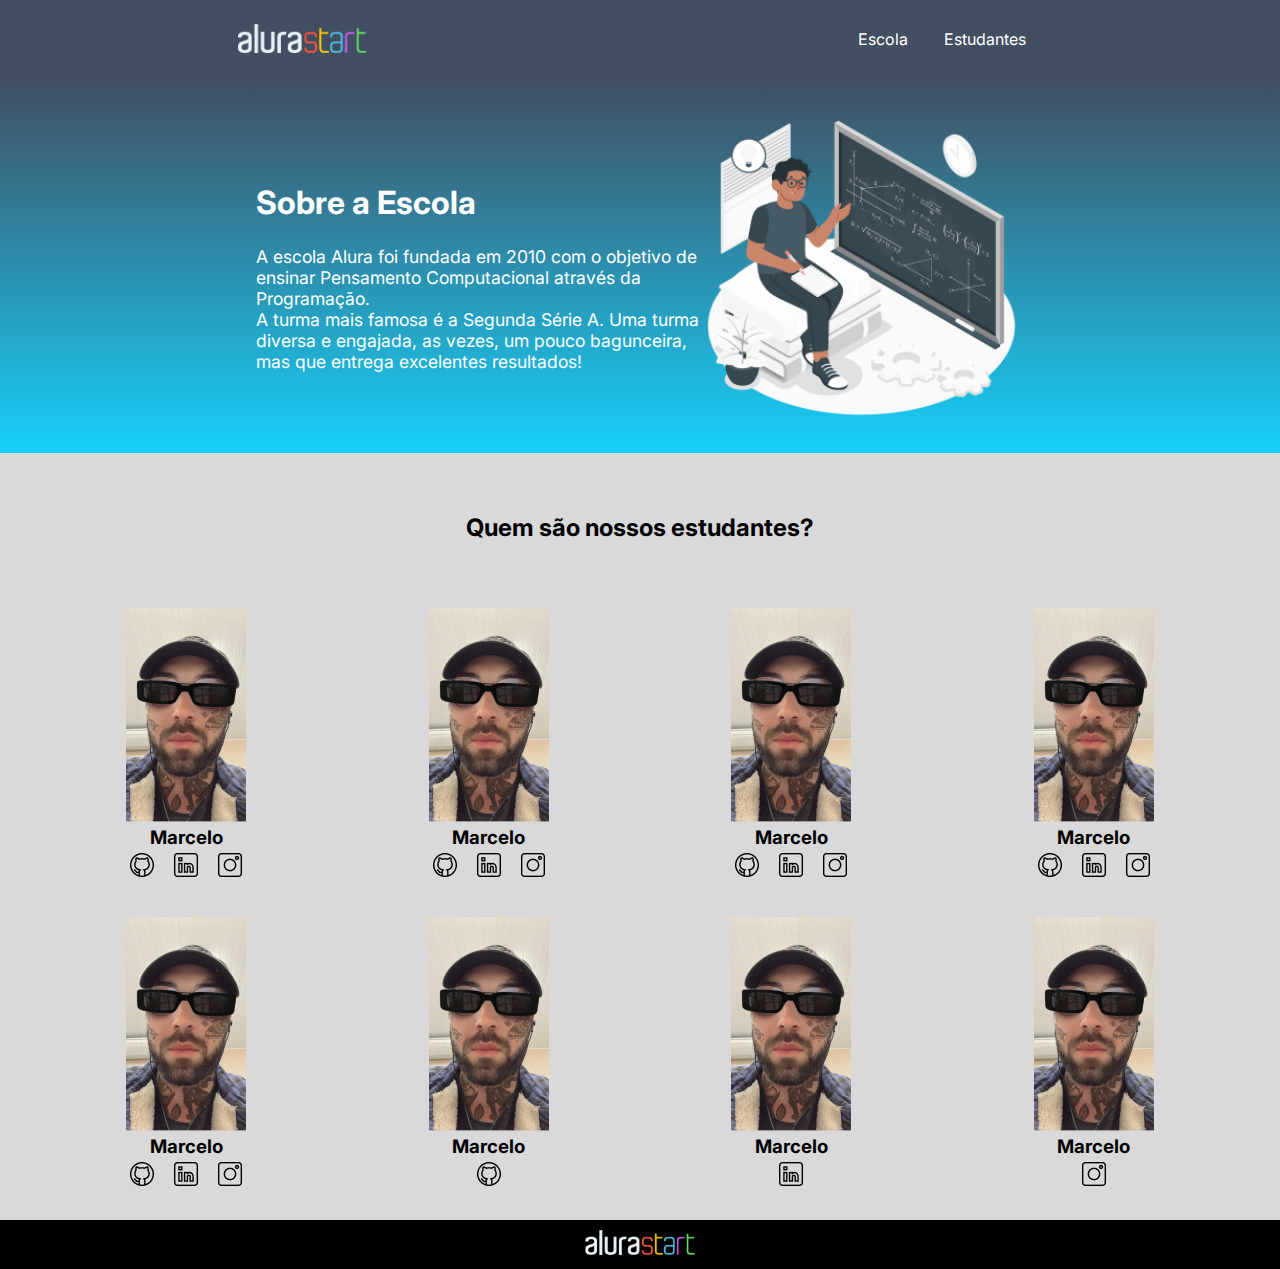
<file: alura/index.html>
<!DOCTYPE html>
<html lang="pt-BR">
  <head>
    <meta charset="UTF-8" />
    <meta http-equiv="X-UA-Compatible" content="IE=edge" />
    <meta name="viewport" content="width=device-width, initial-scale=1.0" />
    <link rel="stylesheet" href="style.css" />
    <title>Alurastart</title>
  </head>
  <body>
    <header>
      <img src="img/alurastart logo 1.png" alt="Logo Alurastart" />
      <ul>
        <li class="menu"><a href="#escola">Escola</a></li>
        <li class="menu"><a href="#estudantes">Estudantes</a></li>
      </ul>
    </header>
    <section id="escola" class="principal">
      <div class="conteudo">
        <h1>Sobre a Escola</h1>
        <p>
          A escola Alura foi fundada em 2010 com o objetivo de ensinar
          Pensamento Computacional através da Programação.
        </p>
        <p>
          A turma mais famosa é a Segunda Série A. Uma turma diversa e engajada,
          as vezes, um pouco bagunceira, mas que entrega excelentes resultados!
        </p>
      </div>
      <img src="img/Formula-amico 1.png" alt="Formula-amico" />
    </section>
    <section id="estudantes" class="estudantes">
      <h2>Quem são nossos estudantes?</h2>
      <div class="alunos">
        <div class="estudante">
          <img class="aluno" src="img/Marcelo 1.png" alt="Estudante Marcelo" />
          <h3>Marcelo</h3>
          <a href="#"
            ><img class="icone" src="img/github 1.png" alt="icone github"
          /></a>
          <a href="#"
            ><img class="icone" src="img/linkedin 1.png" alt="icone linkedin"
          /></a>
          <a href="#"
            ><img class="icone" src="img/instagram 1.png" alt="icone instagram"
          /></a>
        </div>

        <div class="estudante">
          <img class="aluno" src="img/Marcelo 1.png" alt="Estudante Marcelo" />
          <h3>Marcelo</h3>
          <a href="#"
            ><img class="icone" src="img/github 1.png" alt="icone github"
          /></a>
          <a href="#"
            ><img class="icone" src="img/linkedin 1.png" alt="icone linkedin"
          /></a>
          <a href="#"
            ><img class="icone" src="img/instagram 1.png" alt="icone instagram"
          /></a>
        </div>

        <div class="estudante">
          <img class="aluno" src="img/Marcelo 1.png" alt="Estudante Marcelo" />
          <h3>Marcelo</h3>
          <a href="#"
            ><img class="icone" src="img/github 1.png" alt="icone github"
          /></a>
          <a href="#"
            ><img class="icone" src="img/linkedin 1.png" alt="icone linkedin"
          /></a>
          <a href="#"
            ><img class="icone" src="img/instagram 1.png" alt="icone instagram"
          /></a>
        </div>
        <div class="estudante">
          <img class="aluno" src="img/Marcelo 1.png" alt="Estudante Marcelo" />
          <h3>Marcelo</h3>
          <a href="#"
            ><img class="icone" src="img/github 1.png" alt="icone github"
          /></a>
          <a href="#"
            ><img class="icone" src="img/linkedin 1.png" alt="icone linkedin"
          /></a>
          <a href="#"
            ><img class="icone" src="img/instagram 1.png" alt="icone instagram"
          /></a>
        </div>

        <div class="estudante">
          <img class="aluno" src="img/Marcelo 1.png" alt="Estudante Marcelo" />
          <h3>Marcelo</h3>
          <a href="#"
            ><img class="icone" src="img/github 1.png" alt="icone github"
          /></a>
          <a href="#"
            ><img class="icone" src="img/linkedin 1.png" alt="icone linkedin"
          /></a>
          <a href="#"
            ><img class="icone" src="img/instagram 1.png" alt="icone instagram"
          /></a>
        </div>

        <div class="estudante">
          <img class="aluno" src="img/Marcelo 1.png" alt="Estudante Marcelo" />
          <h3>Marcelo</h3>
          <a href="#"
            ><img class="icone" src="img/github 1.png" alt="icone github"
          /></a>
        </div>

        <div class="estudante">
          <img class="aluno" src="img/Marcelo 1.png" alt="Estudante Marcelo" />
          <h3>Marcelo</h3>
          <a href="#"
            ><img class="icone" src="img/linkedin 1.png" alt="icone linkedin"
          /></a>
        </div>

        <div class="estudante">
          <img class="aluno" src="img/Marcelo 1.png" alt="Estudante Marcelo" />
          <h3>Marcelo</h3>
          <a href="#"
            ><img class="icone" src="img/instagram 1.png" alt="icone instagram"
          /></a>
        </div>
      </div>
    </section>
    <footer>
      <img src="img/alurastart logo 2.png" alt="" />
    </footer>
  </body>
</html>
</file>
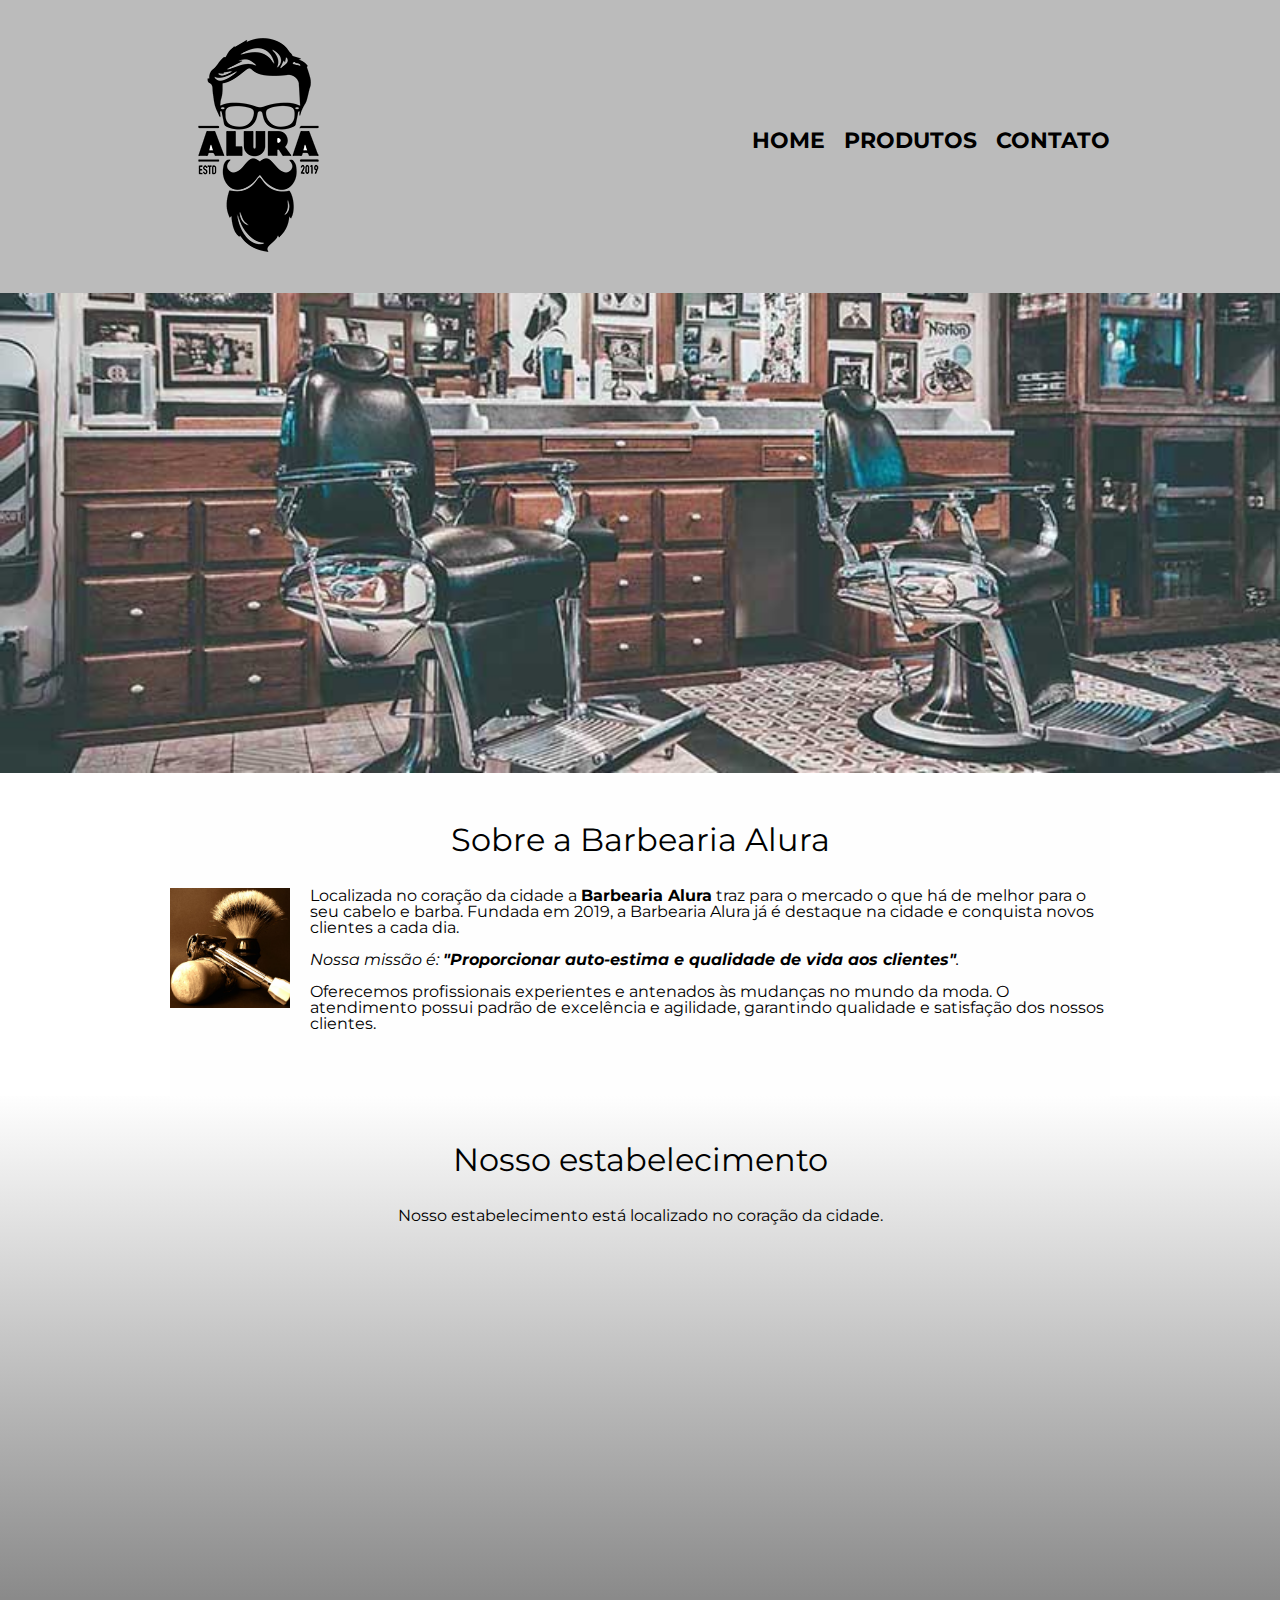
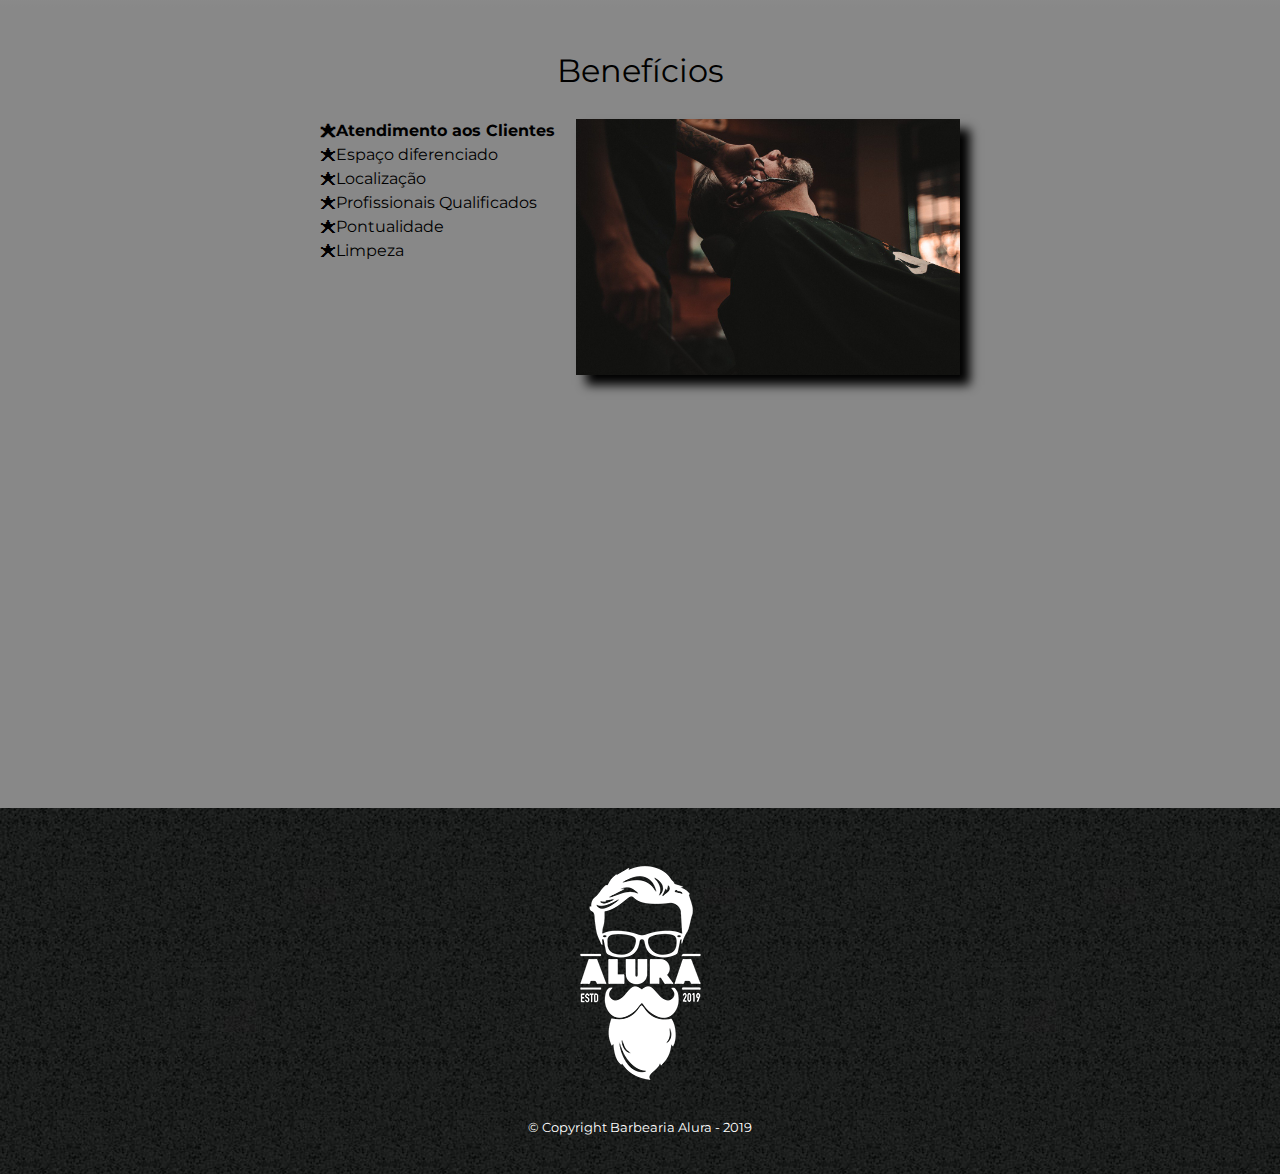
<file: barbeariaalura/index.html>
<!DOCTYPE html>
<html lang="pt-br">
	<head>
		<meta charset="UTF-8">
		<meta name="viewport" content="width=device-width">
		<title>Barbearia Alura</title>

		<link rel="stylesheet" href="reset.css">
		<link rel="stylesheet" href="style.css">
		<link href="https://fonts.googleapis.com/css?family=Montserrat&display=swap" rel="stylesheet">
	</head>

	<body>
		<header>
			<div class="caixa">
				<h1><img src="logo.png"></h1>

				<nav>
					<ul>
						<li><a href="index.html">Home</a></li>
						<li><a href="produtos.html">Produtos</a></li>
						<li><a href="contato.html">Contato</a></li>
					</ul>
				</nav>
			</div>
		</header>

		<img class="banner" src="banner.jpg">

		<main>
			<section class="principal">
				<h2 class="titulo-principal">Sobre a Barbearia Alura</h2>

				<img class="utensilios" src="utensilios.jpg" alt="Utensilios de um barbeiro.">
		 
				<p>Localizada no coração da cidade a <strong>Barbearia Alura</strong> traz para o mercado o que há de melhor para o seu cabelo e barba. Fundada em 2019, a Barbearia Alura já é destaque na cidade e conquista novos clientes a cada dia.</p>

				<p id="missao"><em>Nossa missão é: <strong>"Proporcionar auto-estima e qualidade de vida aos clientes"</strong>.</em></p>

				<p>Oferecemos profissionais experientes e antenados às mudanças no mundo da moda. O atendimento possui padrão de excelência e agilidade, garantindo qualidade e satisfação dos nossos clientes.</p>
			</section>

			<section class="mapa">
				<h3 class="titulo-principal">Nosso estabelecimento</h3>
				<p>Nosso estabelecimento está localizado no coração da cidade.</p>

				<div class="mapa-conteudo">
					<iframe src="https://www.google.com/maps/embed?pb=!1m18!1m12!1m3!1d3656.4483278365396!2d-46.63466568562861!3d-23.588249068469487!2m3!1f0!2f0!3f0!3m2!1i1024!2i768!4f13.1!3m3!1m2!1s0x94ce5a2b2ed7f3a1%3A0xab35da2f5ca62674!2sCaelum!5e0!3m2!1spt-BR!2sbr!4v1568814489656!5m2!1spt-BR!2sbr" width="100%" height="300" frameborder="0" style="border:0;" allowfullscreen=""></iframe>
				</div>
			</section>

			<section class="beneficios">
				<h3 class="titulo-principal">Benefícios</h3>

				<div class="conteudo-beneficios">
					<ul class="lista-beneficios">
						<li class="itens">Atendimento aos Clientes</li>
						<li class="itens">Espaço diferenciado</li>
						<li class="itens">Localização</li>
						<li class="itens">Profissionais Qualificados</li>
						<li class="itens">Pontualidade</li>
						<li class="itens">Limpeza</li>
					</ul><img src="beneficios.jpg" class="imagem-beneficios">
				</div>

				<div class="video">
					<iframe width="100%" height="315" src="https://www.youtube.com/embed/wcVVXUV0YUY" frameborder="0" allow="accelerometer; autoplay; encrypted-media; gyroscope; picture-in-picture" allowfullscreen></iframe>
				</div>
			</section>
		</main>

		<footer>
			<img src="logo-branco.png">
			<p class="copyright">&copy; Copyright Barbearia Alura - 2019</p>
		</footer>
	</body>
</html>
</file>
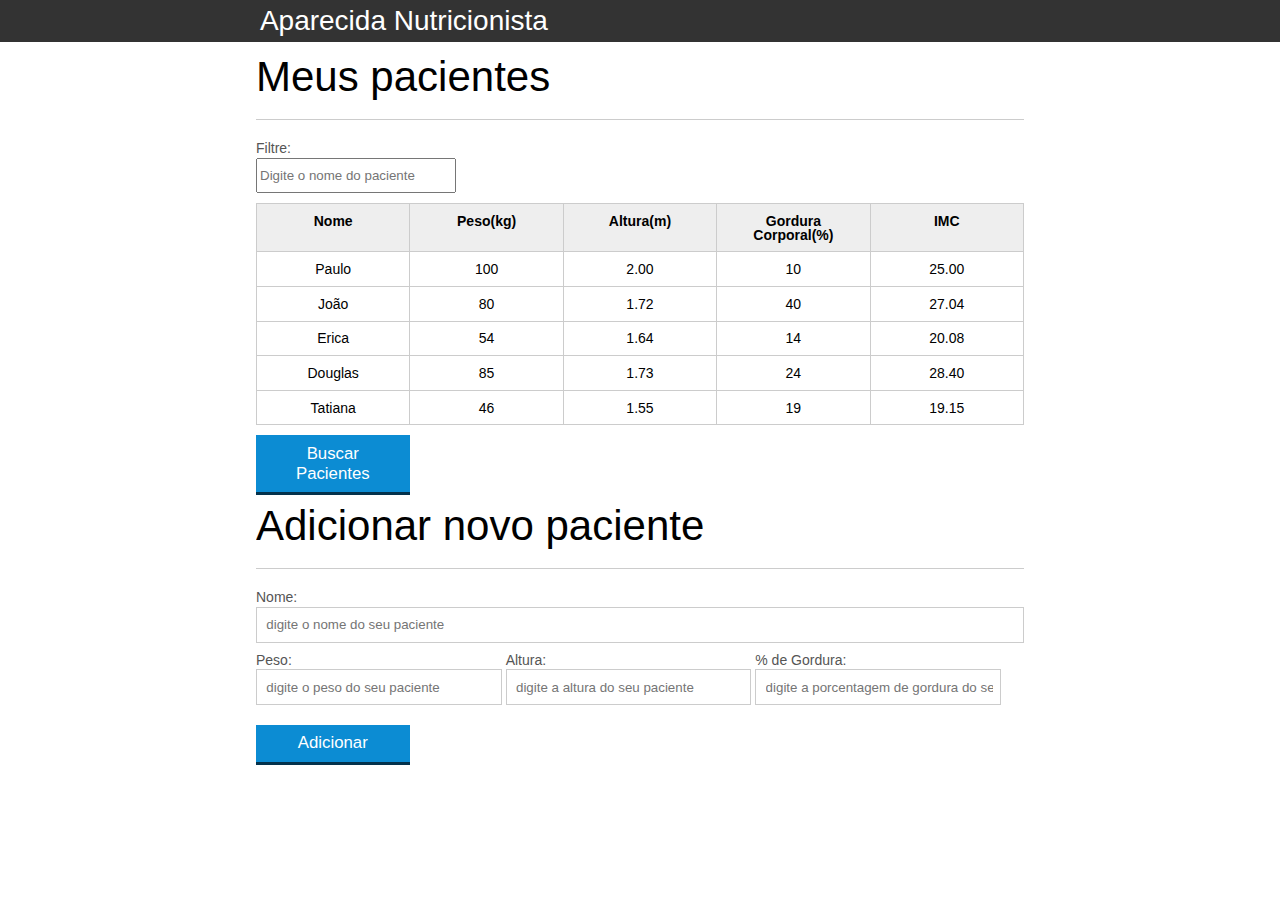
<file: javascript/index.html>
<!DOCTYPE html>
<html lang="pt-br">
	<head>
		<meta charset="UTF-8">
		<title>Aparecida Nutrição</title>
		<link rel="icon" href="favicon.ico" type="image/x-icon">
		<link rel="stylesheet" type="text/css" href="css/reset.css">
		<link rel="stylesheet" type="text/css" href="css/index.css">

	</head>
	<body>

		<header>
			<div class="container">
				<h2 class="titulo">Aparecida Nutrição</h2>
			</div>
		</header>
		<main>
			<section class="container">
				<h2>Meus pacientes</h2>
				<label for="filtrar-tabela">Filtre:</label>
				<input type="text" name="filtro" id="filtrar-tabela" placeholder="Digite o nome do paciente">
				<table>
					<thead>
						<tr>
							<th>Nome</th>
							<th>Peso(kg)</th>
							<th>Altura(m)</th>
							<th>Gordura Corporal(%)</th>
							<th>IMC</th>
						</tr>
					</thead>
					<tbody id="tabela-pacientes">
						<tr class="paciente" id="primeiro-paciente">
							<td class="info-nome">Paulo</td>
							<td class="info-peso">100</td>
							<td class="info-altura">2.00</td>
							<td class="info-gordura">10</td>
							<td class="info-imc">0</td>
						</tr>

						<tr class="paciente" >
							<td class="info-nome">João</td>
							<td class="info-peso">80</td>
							<td class="info-altura">1.72</td>
							<td class="info-gordura">40</td>
							<td class="info-imc">0</td>
						</tr>

						<tr class="paciente" >
							<td class="info-nome">Erica</td>
							<td class="info-peso">54</td>
							<td class="info-altura">1.64</td>
							<td class="info-gordura">14</td>
							<td class="info-imc">0</td>
						</tr>

						<tr class="paciente">
							<td class="info-nome">Douglas</td>
							<td class="info-peso">85</td>
							<td class="info-altura">1.73</td>
							<td class="info-gordura">24</td>
							<td class="info-imc">0</td>
						</tr>
						<tr class="paciente" >
							<td class="info-nome">Tatiana</td>
							<td class="info-peso">46</td>
							<td class="info-altura">1.55</td>
							<td class="info-gordura">19</td>
							<td class="info-imc">0</td>
						</tr>
					</tbody>
				</table>
				<span id="erro-ajax" class="invisivel">Erro ao buscar os pacientes</span>

				<button id="buscar-pacientes" class="botao bto-principal">Buscar Pacientes</button>

			</section>
		</main>

		<section class="container">
		    <h2 id="titulo-form">Adicionar novo paciente</h2>
			<ul id="mensagens-erro"></ul>
		    <form id="form-adiciona">
		        <div class="">
		            <label for="nome">Nome:</label>
		            <input id="nome" name="nome" type="text" placeholder="digite o nome do seu paciente" class="campo">
		        </div>
		        <div class="grupo">
		            <label for="peso">Peso:</label>
		            <input id="peso" name="peso" type="text" placeholder="digite o peso do seu paciente" class="campo campo-medio">
		        </div>
		        <div class="grupo">
		            <label for="altura">Altura:</label>
		            <input id="altura" name="altura" type="text" placeholder="digite a altura do seu paciente" class="campo campo-medio">
		        </div>
		        <div class="grupo">
		            <label for="gordura">% de Gordura:</label>
		            <input id="gordura" type="text" placeholder="digite a porcentagem de gordura do seu paciente" class="campo campo-medio">
		        </div>

		        <button id="adicionar-paciente" class="botao bto-principal">Adicionar</button>
		    </form>
		</section>

		<script src="js/calcula-imc.js" ></script>
		<script src="js/form.js" ></script>
		<script src="js/remover-paciente.js" ></script>
		<script src="js/filtra.js" ></script>
		<script src="js/buscar-pacientes.js" ></script>

	</body>
</html>
</file>
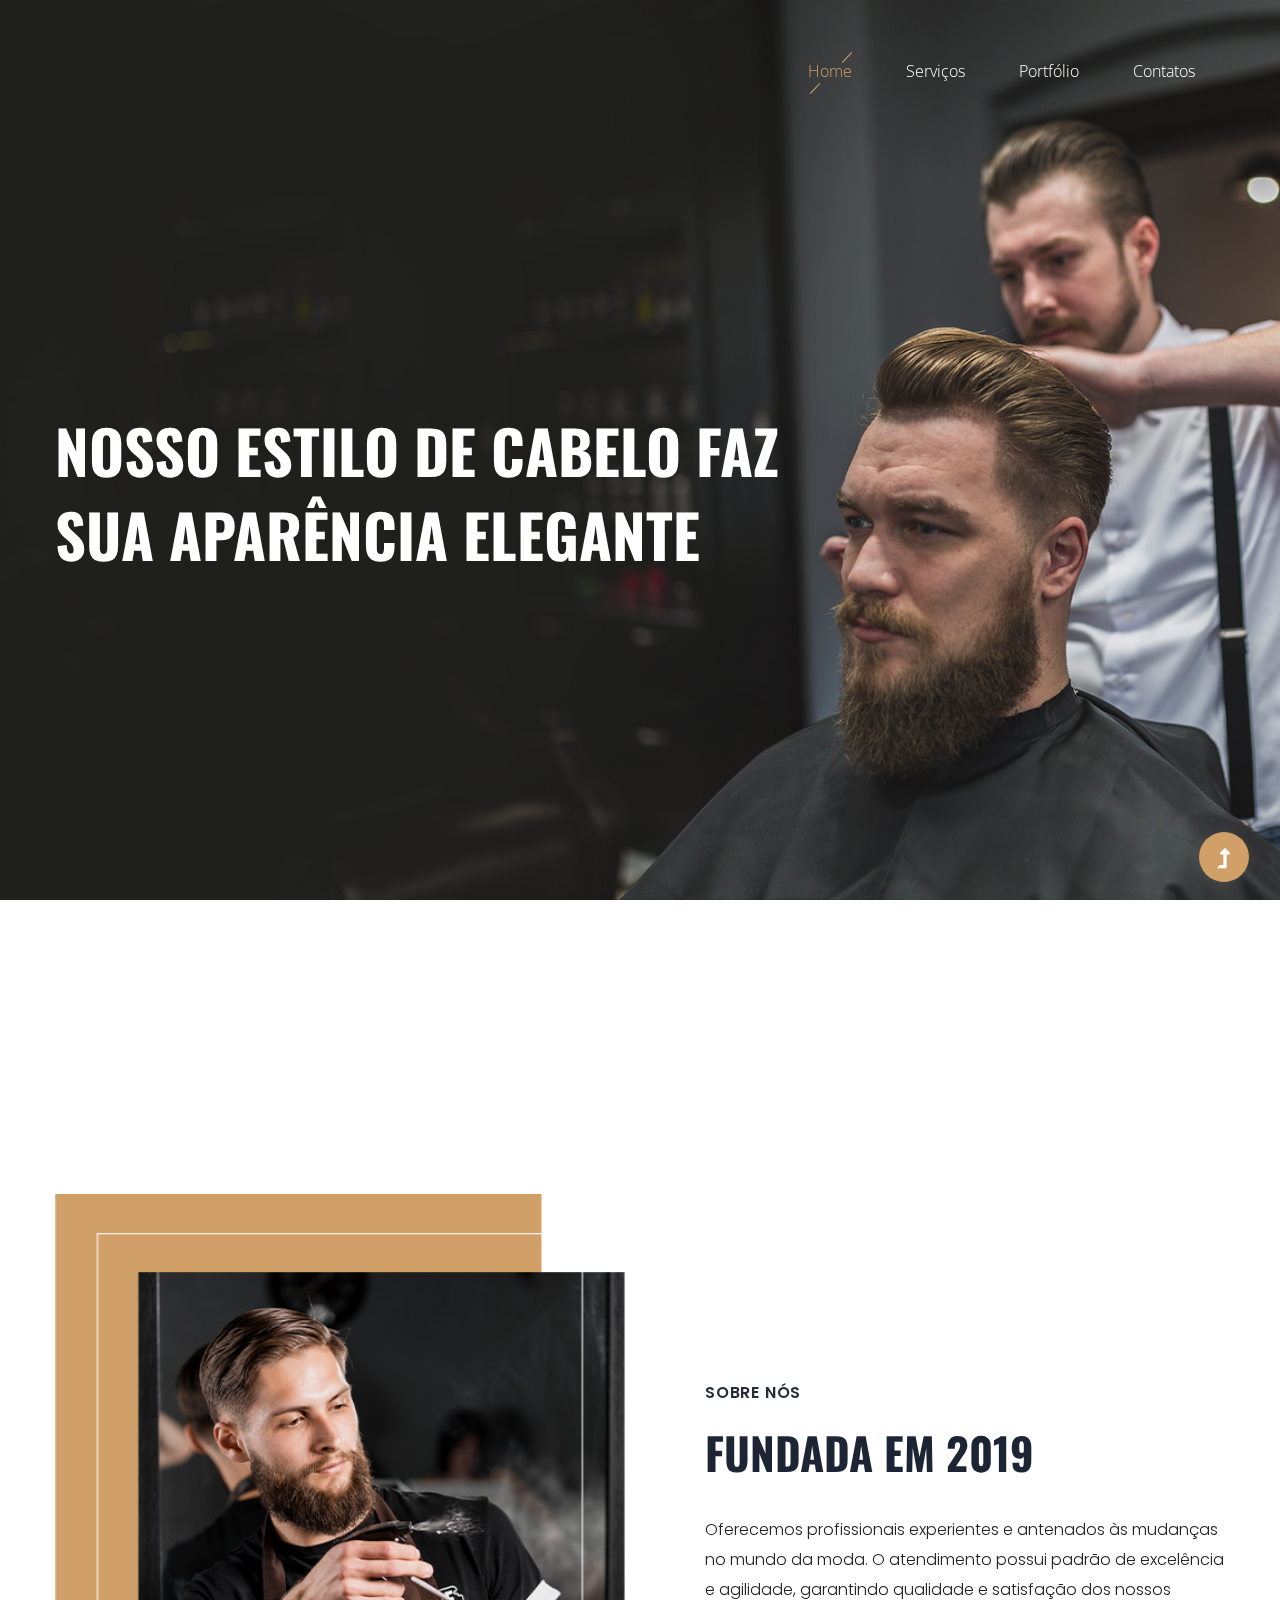
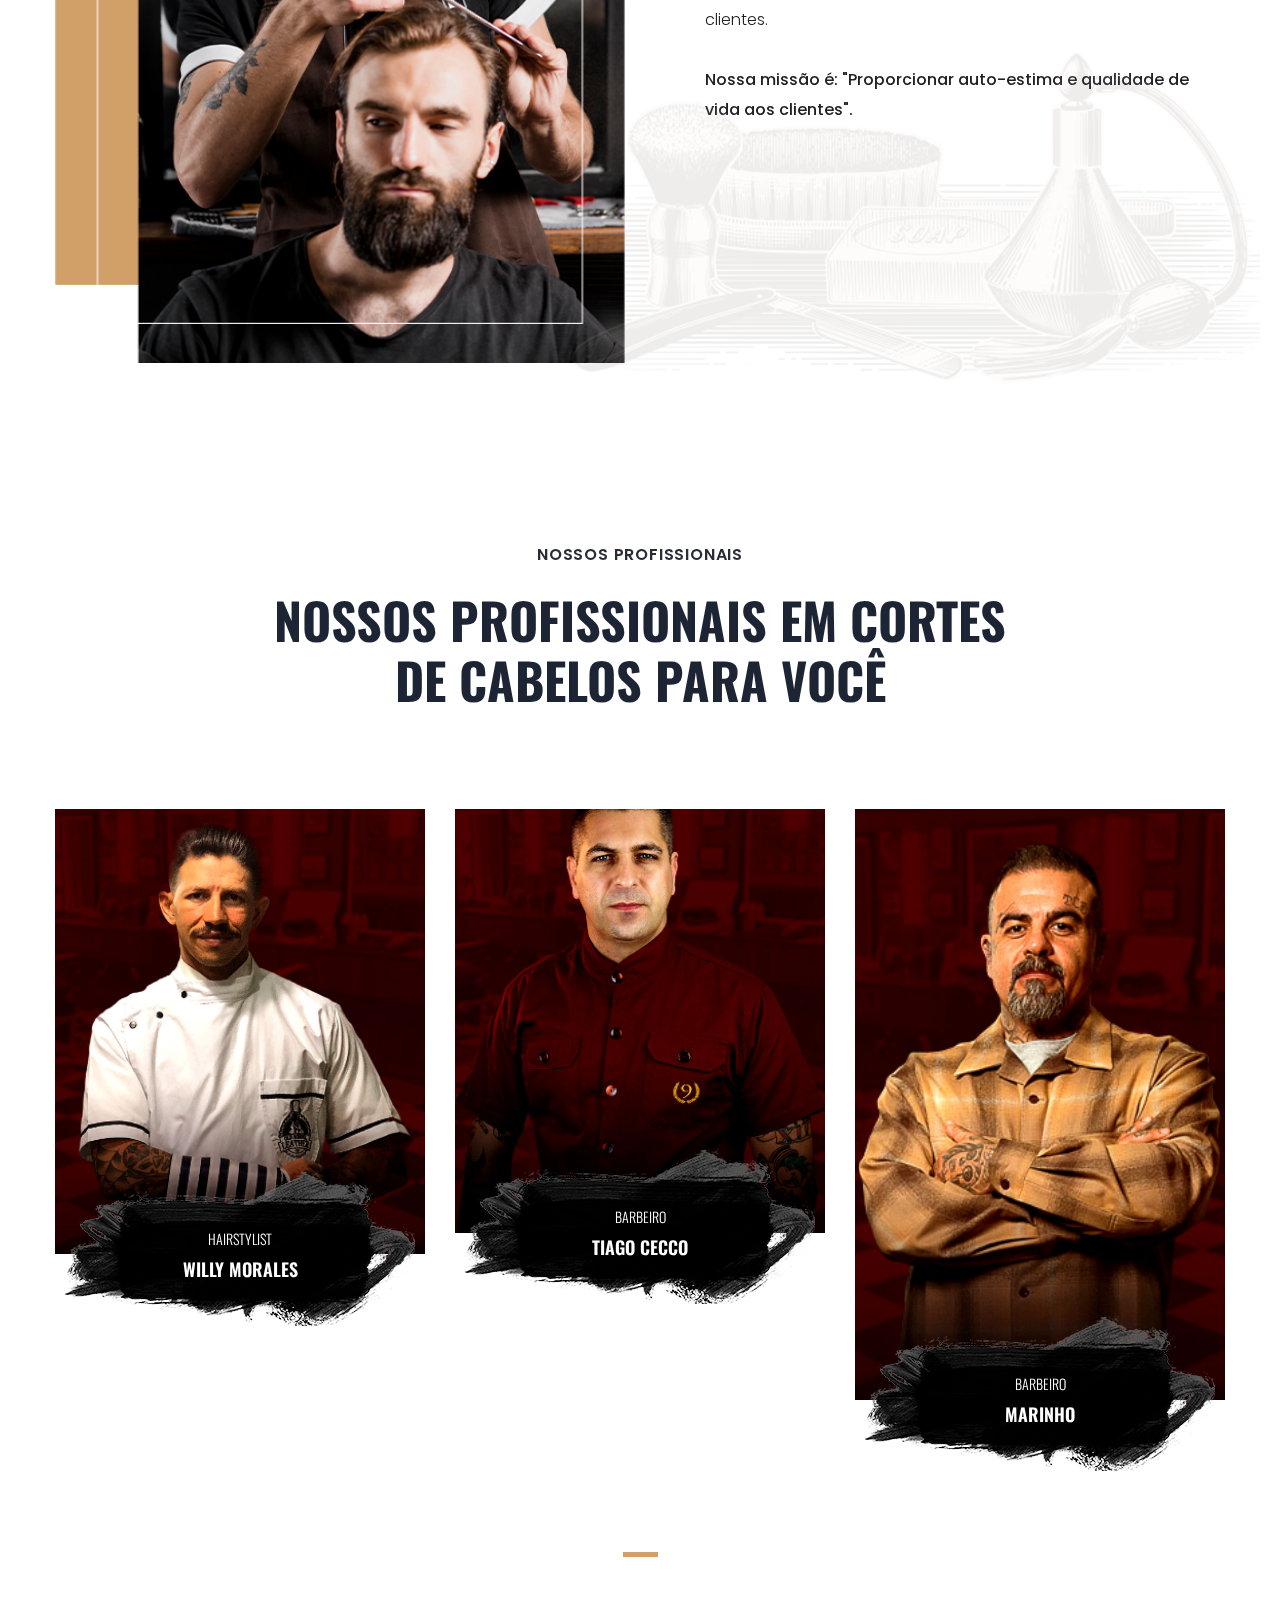
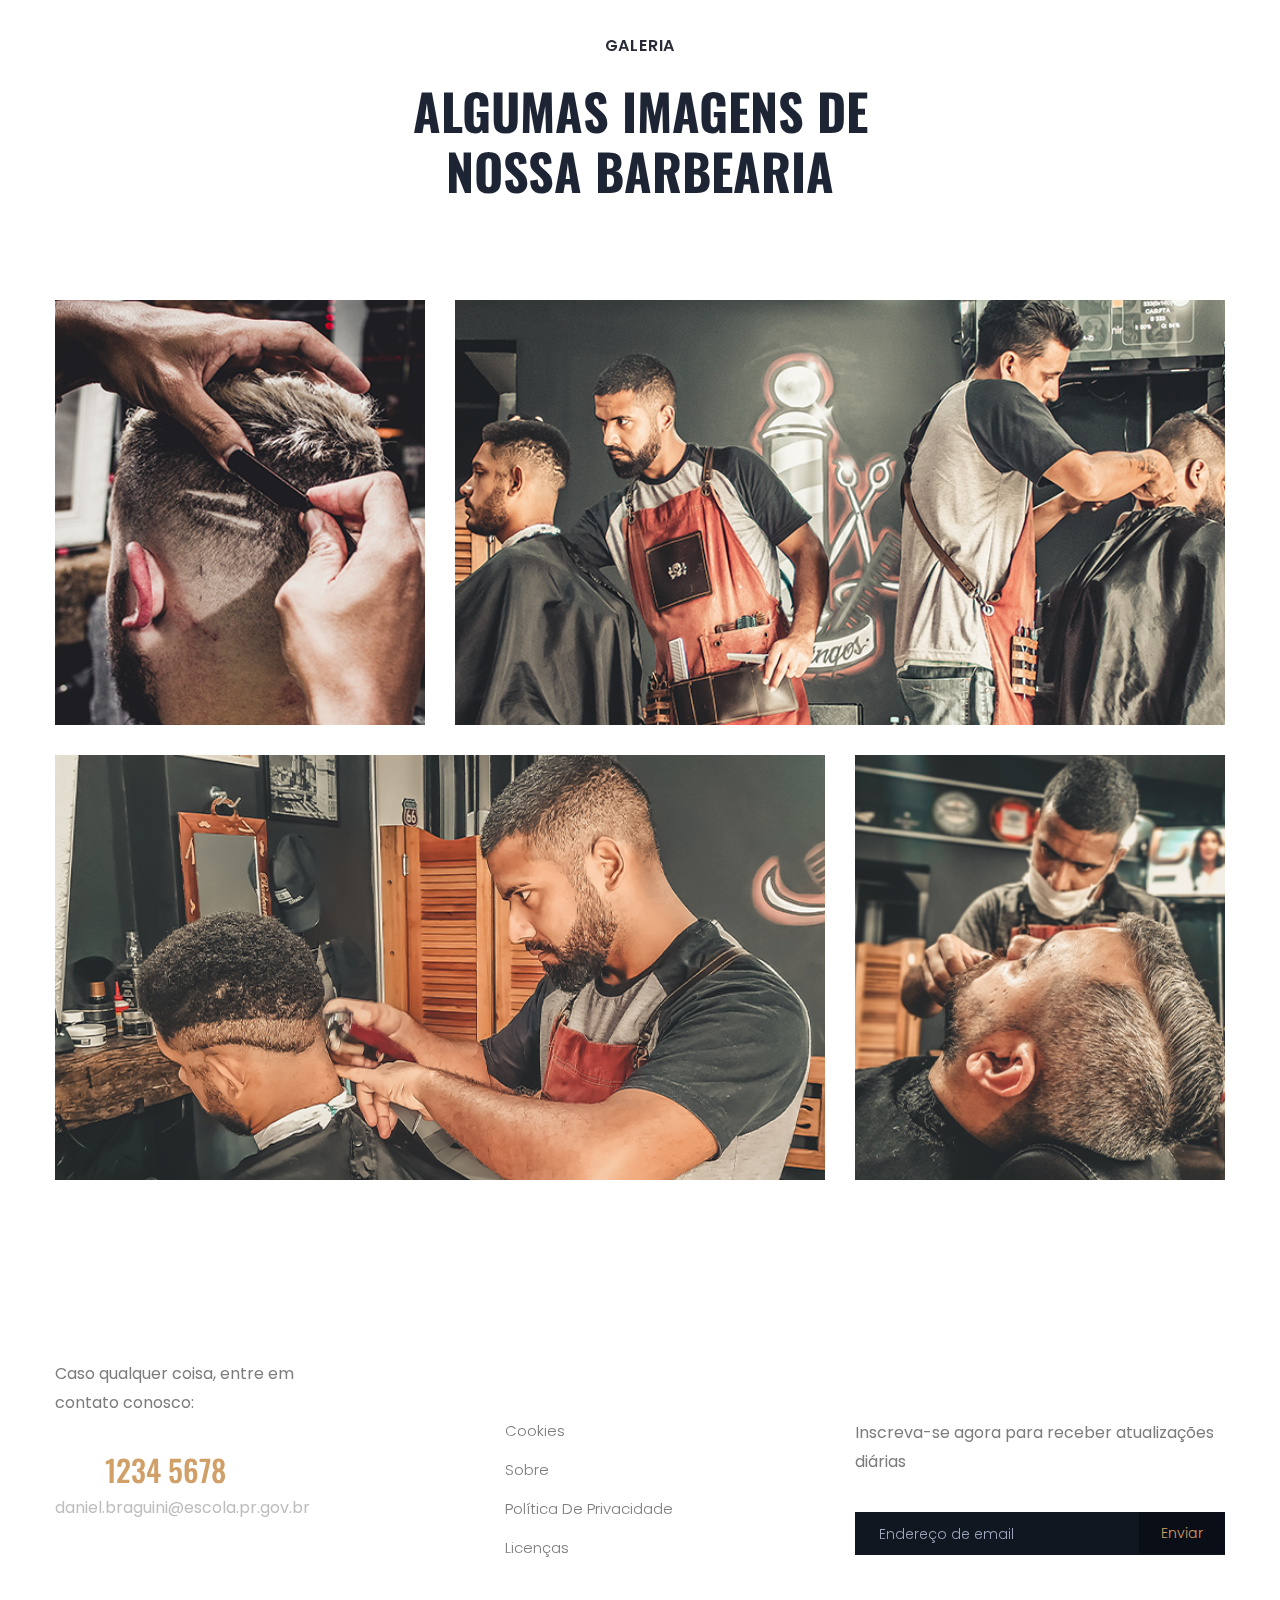
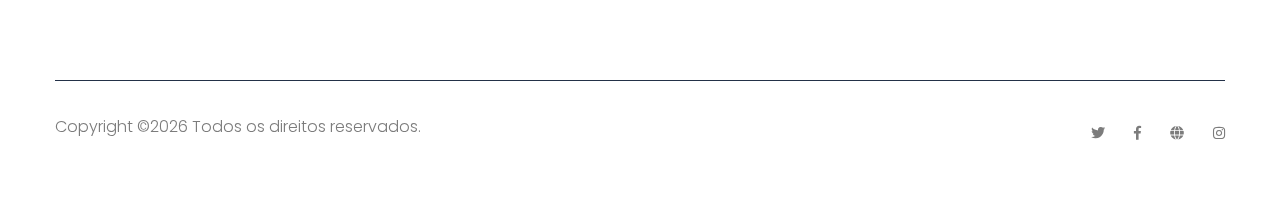
<file: projeto computacional ieda/index.html>
<!doctype html>
<html class="no-js" lang="zxx">
<head>
    <meta charset="utf-8">
    <meta http-equiv="x-ua-compatible" content="ie=edge">
    <title> Barbearia Alura </title>
    <meta name="description" content="">
    <meta name="viewport" content="width=device-width, initial-scale=1">
    <link rel="manifest" href="site.webmanifest">

	<!-- CSS AQUI -->
	<link rel="stylesheet" href="assets/css/bootstrap.min.css">
	<link rel="stylesheet" href="assets/css/owl.carousel.min.css">
	<link rel="stylesheet" href="assets/css/slicknav.css">
    <link rel="stylesheet" href="assets/css/flaticon.css">
    <link rel="stylesheet" href="assets/css/gijgo.css">
    <link rel="stylesheet" href="assets/css/animate.min.css">
    <link rel="stylesheet" href="assets/css/animated-headline.css">
	<link rel="stylesheet" href="assets/css/magnific-popup.css">
	<link rel="stylesheet" href="assets/css/fontawesome-all.min.css">
	<link rel="stylesheet" href="assets/css/themify-icons.css">
	<link rel="stylesheet" href="assets/css/slick.css">
	<link rel="stylesheet" href="assets/css/nice-select.css">
	<link rel="stylesheet" href="assets/css/style.css">
</head>
<body>
    <!-- ? Recarregando/Iniciando a pagina -->
    <div id="preloader-active">
        <div class="preloader d-flex align-items-center justify-content-center">
            <div class="preloader-inner position-relative">
                <div class="preloader-circle"></div>
                <div class="preloader-img pere-text">
                    <img src="assets/img/logo/loder.png" alt="">
                </div>
            </div>
        </div>
    </div>
    <!-- Recarregando/Iniciando a pagina -->
    <header>
        <!--? Início do Cabeçalho -->
        <div class="header-area header-transparent pt-20">
            <div class="main-header header-sticky">
                <div class="container-fluid">
                    <div class="row align-items-center">
                            </div>
                        </div>
                        <div class="col-xl-15 col-lg-15 col-md-15">
                            <div class="menu-main d-flex align-items-center justify-content-end">
                                <!-- Main-menu -->
                                <div class="main-menu f-right d-none d-lg-block">
                                    <nav>
                                        <ul id="navigation">
                                            <li class="active"><a href="index.html">Home</a></li>
                                            <li><a href="servicos.html">Serviços</a></li>
                                            <li><a href="portfolio.html">Portfólio</a></li>
                                            <li><a href="contatos.html">Contatos</a></li>
                                        </ul>
                                    </nav>
                                </div>
                                <div class="header-right-btn f-right d-none d-lg-block ml-30">
                                </div>
                            </div>
                        </div>   
                        <!-- Mobile Menu -->
                        <div class="col-12">
                            <div class="mobile_menu d-block d-lg-none"></div>
                        </div>
                    </div>
                </div>
            </div>
        </div>
        <!-- Fim do Cabeçalho -->
    </header>
    <main>
        <!--? Início Efeito Cascata-->
        <div class="slider-area position-relative fix">
            <div class="slider-active">
                <!-- Cascata Unica -->
                <div class="single-slider slider-height d-flex align-items-center">
                    <div class="container">
                        <div class="row">
                            <div class="col-xl-8 col-lg-9 col-md-11 col-sm-10">
                                <div class="hero__caption">
                                    <h1 data-animation="fadeInUp" data-delay="0.5s">Nosso estilo de cabelo faz sua aparência elegante</h1>
                                </div>
                            </div>
                        </div>
                    </div>          
                </div>
                <!-- Cascata Unica -->
                <div class="single-slider slider-height d-flex align-items-center">
                    <div class="container">
                        <div class="row">
                            <div class="col-xl-8 col-lg-9 col-md-11 col-sm-10">
                                <div class="hero__caption">
                                    <h1 data-animation="fadeInUp" data-delay="0.5s">Nosso estilo de cabelo faz sua aparência elegante</h1>
                                </div>
                            </div>
                        </div>
                    </div>          
                </div>
            </div>
        </div>
        <!-- Fim do Efeito Cascata-->
        <!--? Sobre a Área Inicial -->
        <section class="about-area section-padding30 position-relative">
            <div class="container">
                <div class="row align-items-center">
                    <div class="col-lg-6 col-md-11">
                        <!-- Sobre-img -->
                        <div class="about-img ">
                            <img src="assets/img/gallery/about.png" alt="">
                        </div>
                    </div>
                    <div class="col-lg-6 col-md-12">
                        <div class="about-caption">
                            <!-- Título da Seção -->
                            <div class="section-tittle section-tittle3 mb-35">
                                <span>Sobre Nós</span>
                                <h2>Fundada em 2019</h2>
                            </div>
                            <p class="mb-30 pera-bottom">Oferecemos profissionais experientes e antenados às mudanças no mundo da moda. O atendimento possui padrão de excelência e agilidade, garantindo qualidade e satisfação dos nossos clientes.</p>
                            <p class="pera-top mb-50">Nossa missão é: "Proporcionar auto-estima e qualidade de vida aos clientes".</p>
                        </div>
                    </div>
                </div>
            </div>
            <!-- Sobre Shape -->
            <div class="about-shape">
                <img src="assets/img/gallery/about-shape.png" alt="">
            </div>
        </section>
        <!-- Sobre a Área Final -->
        <!--? Início da Área da Equipe -->
        <div class="team-area pb-130">
            <div class="container">
                <!-- Título da Seção -->
                <div class="row justify-content-center">
                    <div class="col-xl-8 col-lg-8 col-md-11 col-sm-11">
                        <div class="section-tittle text-center mb-100">
                            <span>Nossos Profissionais</span>
                            <h2>Nossos profissionais em cortes de cabelos para você</h2>
                        </div>
                    </div>
                </div>
                <div class="row team-active dot-style">
                    <!-- unico -->
                    <div class="col-xl-4 col-lg-4 col-md-6 col-sm-">
                        <div class="single-team mb-80 text-center">
                            <div class="team-img">
                                <img src="assets/img/gallery/willy.png" alt="">
                            </div>
                            <div class="team-caption">
                                <span>Hairstylist</span>
                                <h3><a>Willy Morales</a></h3>
                            </div>
                        </div>
                    </div>
                    <div class="col-xl-4 col-lg-4 col-md-6 col-sm-">
                        <div class="single-team mb-80 text-center">
                            <div class="team-img">
                                <img src="assets/img/gallery/tiago.png" alt="">
                            </div>
                            <div class="team-caption">
                                <span>Barbeiro</span>
                                <h3><a>Tiago Cecco</a></h3>
                            </div>
                        </div>
                    </div>
                    <div class="col-xl-4 col-lg-4 col-md-6 col-sm-">
                        <div class="single-team mb-80 text-center">
                            <div class="team-img">
                                <img src="assets/img/gallery/marinho.png" alt="">
                            </div>
                            <div class="team-caption">
                                <span>Barbeiro</span>
                                <h3><a>Marinho</a></h3>
                            </div>
                        </div>
                    </div>
                </div>
            </div>
        </div>
        <!-- Fim da Área da Equipe -->
        <!--? Início da Área da Galeria -->
        <div class="gallery-area section-padding0">
            <div class="container">
                <!-- Título da Seção -->
                <div class="row justify-content-center">
                    <div class="col-xl-5 col-lg-7 col-md-9 col-sm-10">
                        <div class="section-tittle text-center mb-100">
                            <span>Galeria</span>
                            <h2>Algumas imagens de nossa Barbearia</h2>
                        </div>
                    </div>
                </div>
                <div class="row">
                    <div class="col-lg-4 col-md-6 col-sm-6">
                        <div class="box snake mb-30">
                            <div class="gallery-img " style="background-image: url(assets/img/gallery/gallery1.png);"></div>
                            <div class="overlay"></div>
                        </div>
                    </div>
                    <div class="col-lg-8 col-md-6 col-sm-6">
                        <div class="box snake mb-30">
                            <div class="gallery-img " style="background-image: url(assets/img/gallery/gallery2.png);"></div>
                            <div class="overlay"></div>
                        </div>
                    </div>
                    <div class="col-lg-8 col-md-6 col-sm-6">
                        <div class="box snake mb-30">
                            <div class="gallery-img " style="background-image: url(assets/img/gallery/gallery3.png);"></div>
                            <div class="overlay"></div>
                        </div>
                    </div>
                    <div class="col-lg-4 col-md-6 col-sm-6">
                        <div class="box snake mb-30">
                            <div class="gallery-img " style="background-image: url(assets/img/gallery/gallery4.png);"></div>
                            <div class="overlay"></div>
                        </div>
                    </div>
                </div>
            </div>
        </div>
        <!-- Fim da Área da Galeria -->
    </main>
    <footer>
        <!--? Início do Rodapé-->
        <div class="footer-area section-bg" data-background="assets/img/gallery/footer_bg.png">
            <div class="container">
                <div class="footer-top footer-padding">
                    <div class="row d-flex justify-content-between">
                        <div class="col-xl-3 col-lg-4 col-md-5 col-sm-8">
                            <div class="single-footer-caption mb-50">
                                <div class="footer-tittle">
                                    <div class="footer-pera">
                                        <p class="info1">Caso qualquer coisa, entre em contato conosco:</p>
                                    </div>
                                </div>
                                <div class="footer-number">
                                    <h4><span>+45 </span>1234 5678</h4>
                                    <p>daniel.braguini@escola.pr.gov.br</p>
                                </div>
                            </div>
                        </div>
                        <div class="col-xl-2 col-lg-2 col-md-3 col-sm-5">
                            <div class="single-footer-caption mb-50">
                                <div class="footer-tittle">
                                    <h4>Explorar</h4>
                                    <ul>
                                        <li><a href="#">Cookies</a></li>
                                        <li><a href="#">Sobre</a></li>
                                        <li><a href="#">Política de Privacidade</a></li>
                                        <li><a href="#">Licenças</a></li>
                                    </ul>
                                </div>
                            </div>
                        </div>
                        <div class="col-xl-4 col-lg-4 col-md-6 col-sm-8">
                            <div class="single-footer-caption mb-50">
                                <div class="footer-tittle">
                                    <h4>Novidades</h4>
                                    <div class="footer-pera">
                                        <p class="info1">Inscreva-se agora para receber atualizações diárias</p>
                                    </div>
                                </div>
                                <!-- Forma -->
                                <div class="footer-form">
                                    <div id="mc_embed_signup">
                                        <form target="_blank" action="https://spondonit.us12.list-manage.com/subscribe/post?u=1462626880ade1ac87bd9c93a&amp;id=92a4423d01" method="get" class="subscribe_form relative mail_part" novalidate="false">
                                            <input type="email" name="EMAIL" id="newsletter-form-email" placeholder=" Endereço de email " class="placeholder hide-on-focus" onfocus="this.placeholder = ''" onblur="this.placeholder = 'Seu endereço de email'">
                                            <div class="form-icon">
                                                <button type="enviar" name="enviar" id="newsletter-submit" class="email_icon newsletter-submit button-contactForm">Enviar</button>
                                            </div>
                                            <div class="mt-10 info"></div>
                                        </form>
                                    </div>
                                </div>
                            </div>
                        </div>
                    </div>
                </div>
                <div class="footer-bottom">
                    <div class="row d-flex justify-content-between align-items-center">
                        <div class="col-xl-9 col-lg-8">
                            <div class="footer-copy-right">
                                <p>Copyright &copy;<script>document.write(new Date().getFullYear());</script> Todos os direitos reservados.</a></p>
                            </div>
                        </div>
                        <div class="col-xl-3 col-lg-4">
                            <!-- Rodapé Social -->
                            <div class="footer-social f-right">
                                <a href="#"><i class="fab fa-twitter"></i></a>
                                <a href="https://www.facebook.com/dan.braguini/"><i class="fab fa-facebook-f"></i></a>
                                <a href="#"><i class="fas fa-globe"></i></a>
                                <a href="#"><i class="fab fa-instagram"></i></a>
                            </div>
                        </div>
                    </div>
                </div>
            </div>
        </div>
        <!-- Fim do Rodapé-->
    </footer>
    <!-- Rolar para cima -->
    <div id="back-top" >
        <a title="Ir para o topo" href="#"> <i class="fas fa-level-up-alt"></i></a>
    </div>

    <!-- JS aqui -->

    <script src="./assets/js/vendor/modernizr-3.5.0.min.js"></script>
    <!-- Jquery, Popper, Bootstrap -->
    <script src="./assets/js/vendor/jquery-1.12.4.min.js"></script>
    <script src="./assets/js/popper.min.js"></script>
    <script src="./assets/js/bootstrap.min.js"></script>
    <!-- Jquery Mobile Menu -->
    <script src="./assets/js/jquery.slicknav.min.js"></script>

    <!-- Jquery Slick , Owl-Carousel Plugins -->
    <script src="./assets/js/owl.carousel.min.js"></script>
    <script src="./assets/js/slick.min.js"></script>
    <!-- One Page, Animated-HeadLin -->
    <script src="./assets/js/wow.min.js"></script>
    <script src="./assets/js/animated.headline.js"></script>
    <script src="./assets/js/jquery.magnific-popup.js"></script>

    <!-- Date Picker -->
    <script src="./assets/js/gijgo.min.js"></script>
    <!-- Nice-select, sticky -->
    <script src="./assets/js/jquery.nice-select.min.js"></script>
    <script src="./assets/js/jquery.sticky.js"></script>
    
    <!-- counter , waypoint,Hover Direction -->
    <script src="./assets/js/jquery.counterup.min.js"></script>
    <script src="./assets/js/waypoints.min.js"></script>
    <script src="./assets/js/jquery.countdown.min.js"></script>
    <script src="./assets/js/hover-direction-snake.min.js"></script>

    <!-- contact js -->
    <script src="./assets/js/contact.js"></script>
    <script src="./assets/js/jquery.form.js"></script>
    <script src="./assets/js/jquery.validate.min.js"></script>
    <script src="./assets/js/mail-script.js"></script>
    <script src="./assets/js/jquery.ajaxchimp.min.js"></script>
    
    <!-- Jquery Plugins, main Jquery -->	
    <script src="./assets/js/plugins.js"></script>
    <script src="./assets/js/main.js"></script>
    
    </body>
</html>
</file>
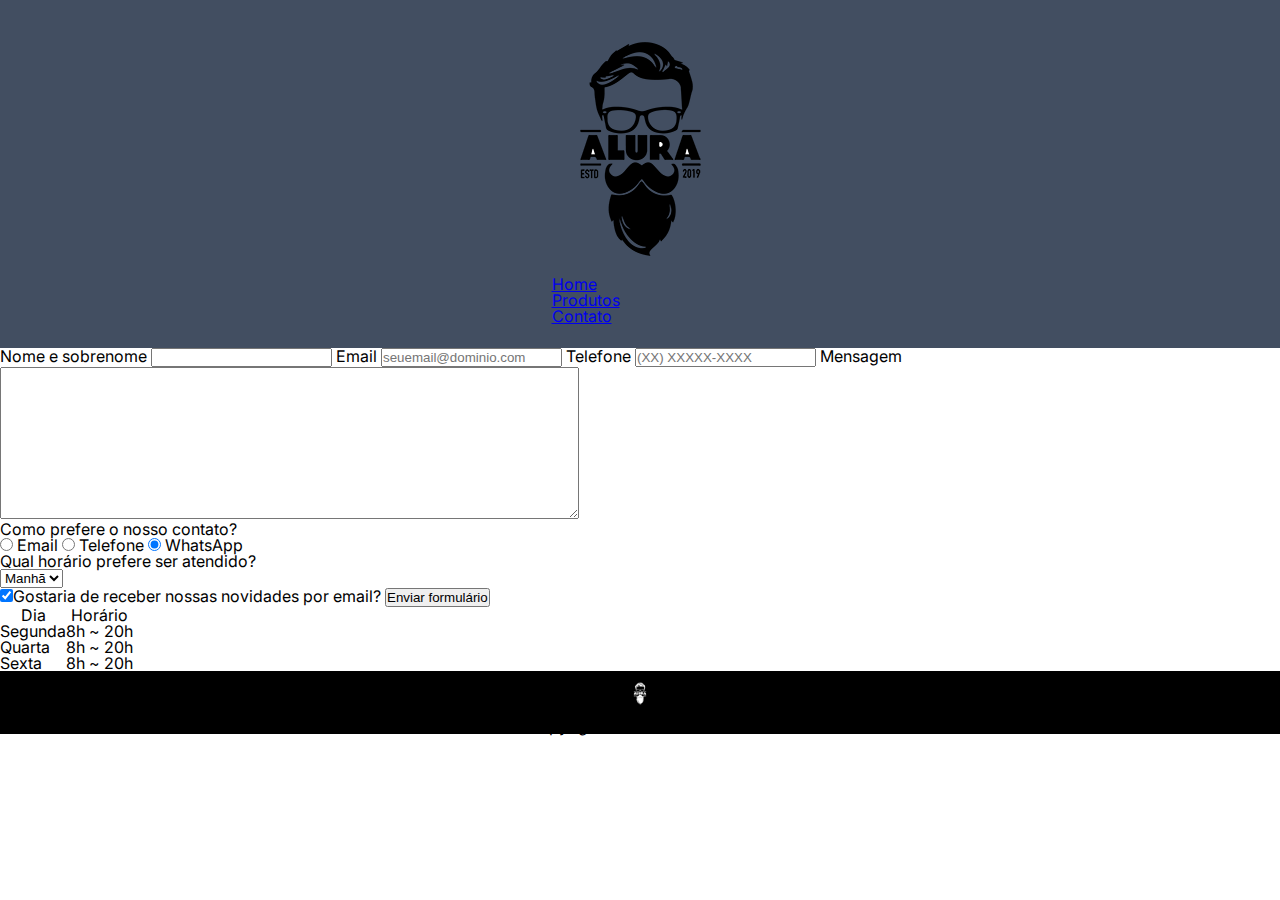
<file: alura/contato.html>
<!DOCTYPE html>
<html>
	<head>
		<meta charset="UTF-8">
		<title>Contato - Barbearia Alura</title>

		<link rel="stylesheet" href="reset.css">
		<link rel="stylesheet" href="style.css">
	</head>
	<body>
		<header>
			<div class="caixa">
				<h1><img src="logo.png" alt="Logo da Barbearia Alura"></h1>

				<nav>
					<ul>
						<li><a href="index.html">Home</a></li>
						<li><a href="produtos.html">Produtos</a></li>
						<li><a href="contato.html">Contato</a></li>
					</ul>
				</nav>
			</div>
		</header>

		<main>
			<form>
				<label for="nomesobrenome">Nome e sobrenome</label>
				<input type="text" id="nomesobrenome" class="input-padrao" required>

				<label for="email">Email</label>
				<input type="email" id="email" class="input-padrao" required placeholder="seuemail@dominio.com">

				<label for="telefone">Telefone</label>
				<input type="tel" id="telefone" class="input-padrao" required placeholder="(XX) XXXXX-XXXX">

				<label for="mensagem">Mensagem</label>
				<textarea cols="70" rows="10" id="mensagem" class="input-padrao" required></textarea>

				<fieldset>
					<legend>Como prefere o nosso contato?</legend>
					<label for="radio-email"><input type="radio" name="contato" value="email" id="radio-email"> Email</label>
					
					<label for="radio-telefone"><input type="radio" name="contato" value="telefone" id="radio-telefone"> Telefone</label>
					
					<label for="radio-whatsapp"><input type="radio" name="contato" value="whatsapp" id="radio-whatsapp" checked> WhatsApp</label>
				</fieldset>

				<fieldset>
					<legend>Qual horário prefere ser atendido?</legend>
					<select>
						<option>Manhã</option>
						<option>Tarde</option>
						<option>Noite</option>
					</select>
				</fieldset>

				<label class="checkbox"><input type="checkbox" checked>Gostaria de receber nossas novidades por email?</label>

				<input type="submit" value="Enviar formulário" class="enviar">
			</form>

			<table>
				<thead>
					<tr>
						<th>Dia</th>
						<th>Horário</th>
					</tr>
				</thead>
				<tbody>
					<tr>
						<td>Segunda</td>
						<td>8h ~ 20h</td>
					</tr>
					<tr>
						<td>Quarta</td>
						<td>8h ~ 20h</td>
					</tr>
					<tr>
						<td>Sexta</td>
						<td>8h ~ 20h</td>
					</tr>
				</tbody>
			</table>
		</main>

		<footer>
			<img src="logo-branco.png" alt="Logo da Barbearia Alura">
			<p class="copyright">&copy; Copyright Barbearia Alura - 2019</p>
		</footer>
	</body>
</html>
</file>
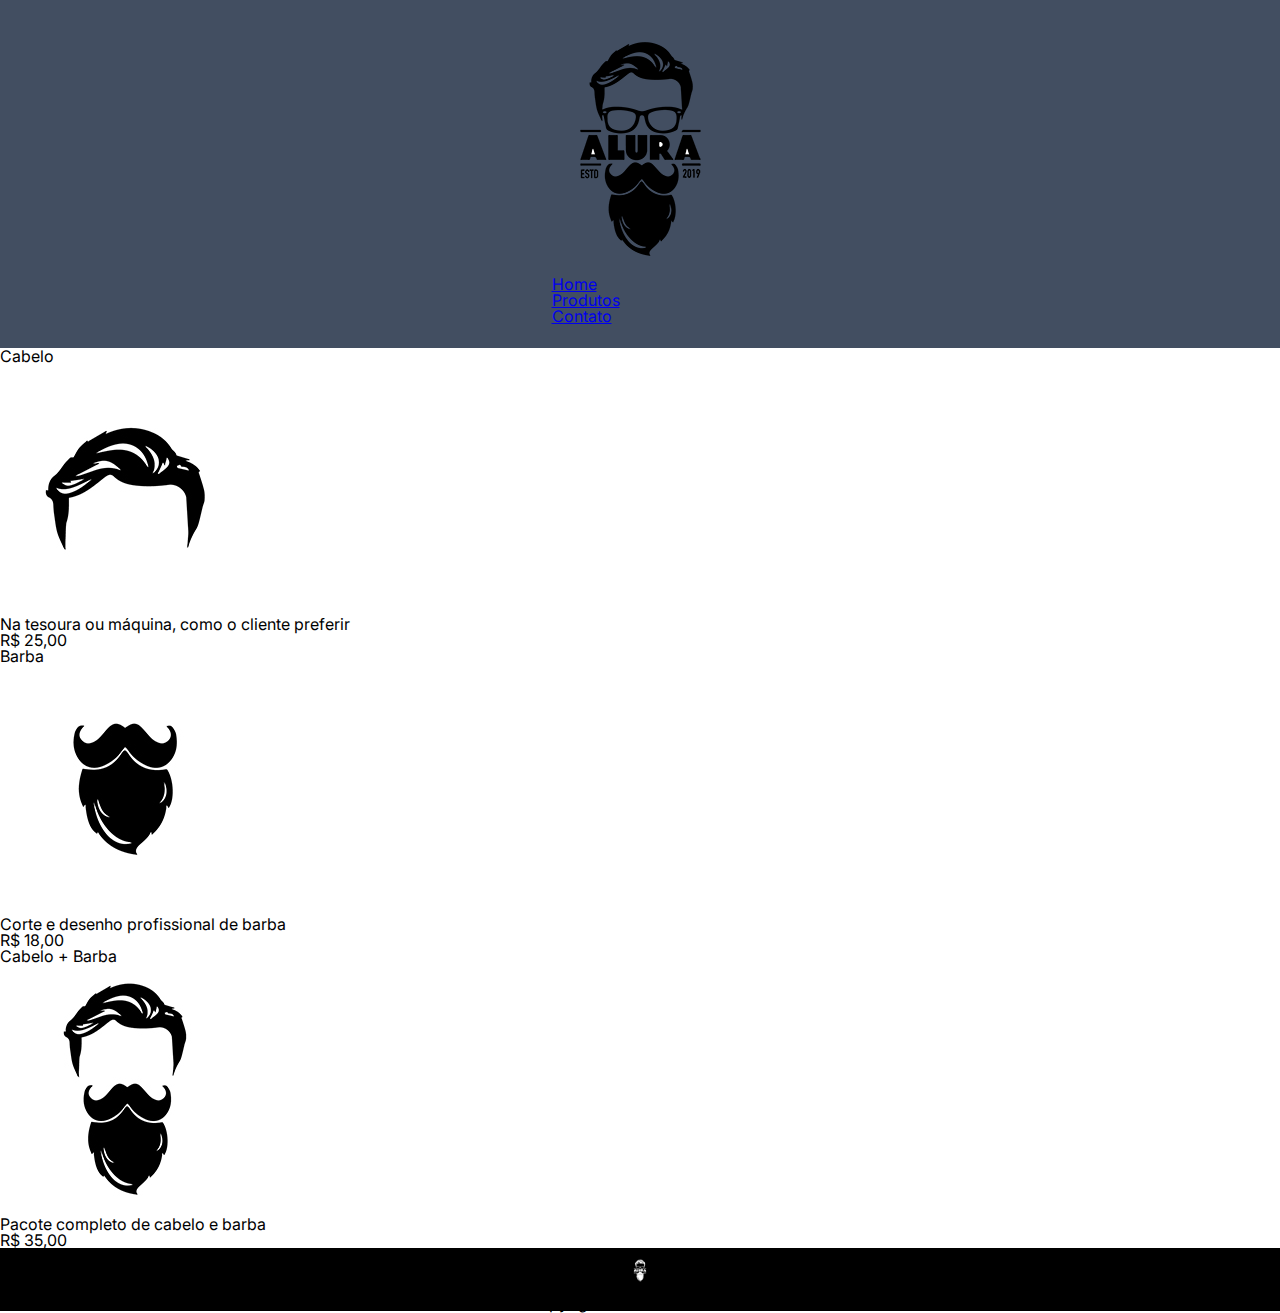
<file: alura/produtos.html>
<!DOCTYPE html>
<html>
	<head>
		<meta charset="UTF-8">
		<title>Produtos - Barbearia Alura</title>

		<link rel="stylesheet" href="reset.css">
		<link rel="stylesheet" href="style.css">
	</head>
	<body>
		<header>
			<div class="caixa">
				<h1><img src="logo.png"></h1>

				<nav>
					<ul>
						<li><a href="index.html">Home</a></li>
						<li><a href="produtos.html">Produtos</a></li>
						<li><a href="contato.html">Contato</a></li>
					</ul>
				</nav>
			</div>
		</header>

		<main>
			<ul class="produtos">
				<li>
					<h2>Cabelo</h2>
					<img src="cabelo.jpg">
					<p class="produto-descricao">Na tesoura ou máquina, como o cliente preferir</p>
					<p class="produto-preco">R$ 25,00</p>
				</li>
				<li>
					<h2>Barba</h2>
					<img src="barba.jpg">
					<p class="produto-descricao">Corte e desenho profissional de barba</p>
					<p class="produto-preco">R$ 18,00</p>
				</li>
				<li>
					<h2>Cabelo + Barba</h2>
					<img src="cabelo+barba.jpg">
					<p class="produto-descricao">Pacote completo de cabelo e barba</p>
					<p class="produto-preco">R$ 35,00</p>
				</li>
			</ul>
		</main>

		<footer>
			<img src="logo-branco.png">
			<p class="copyright">&copy; Copyright Barbearia Alura - 2019</p>
		</footer>
	</body>
</html>
</file>
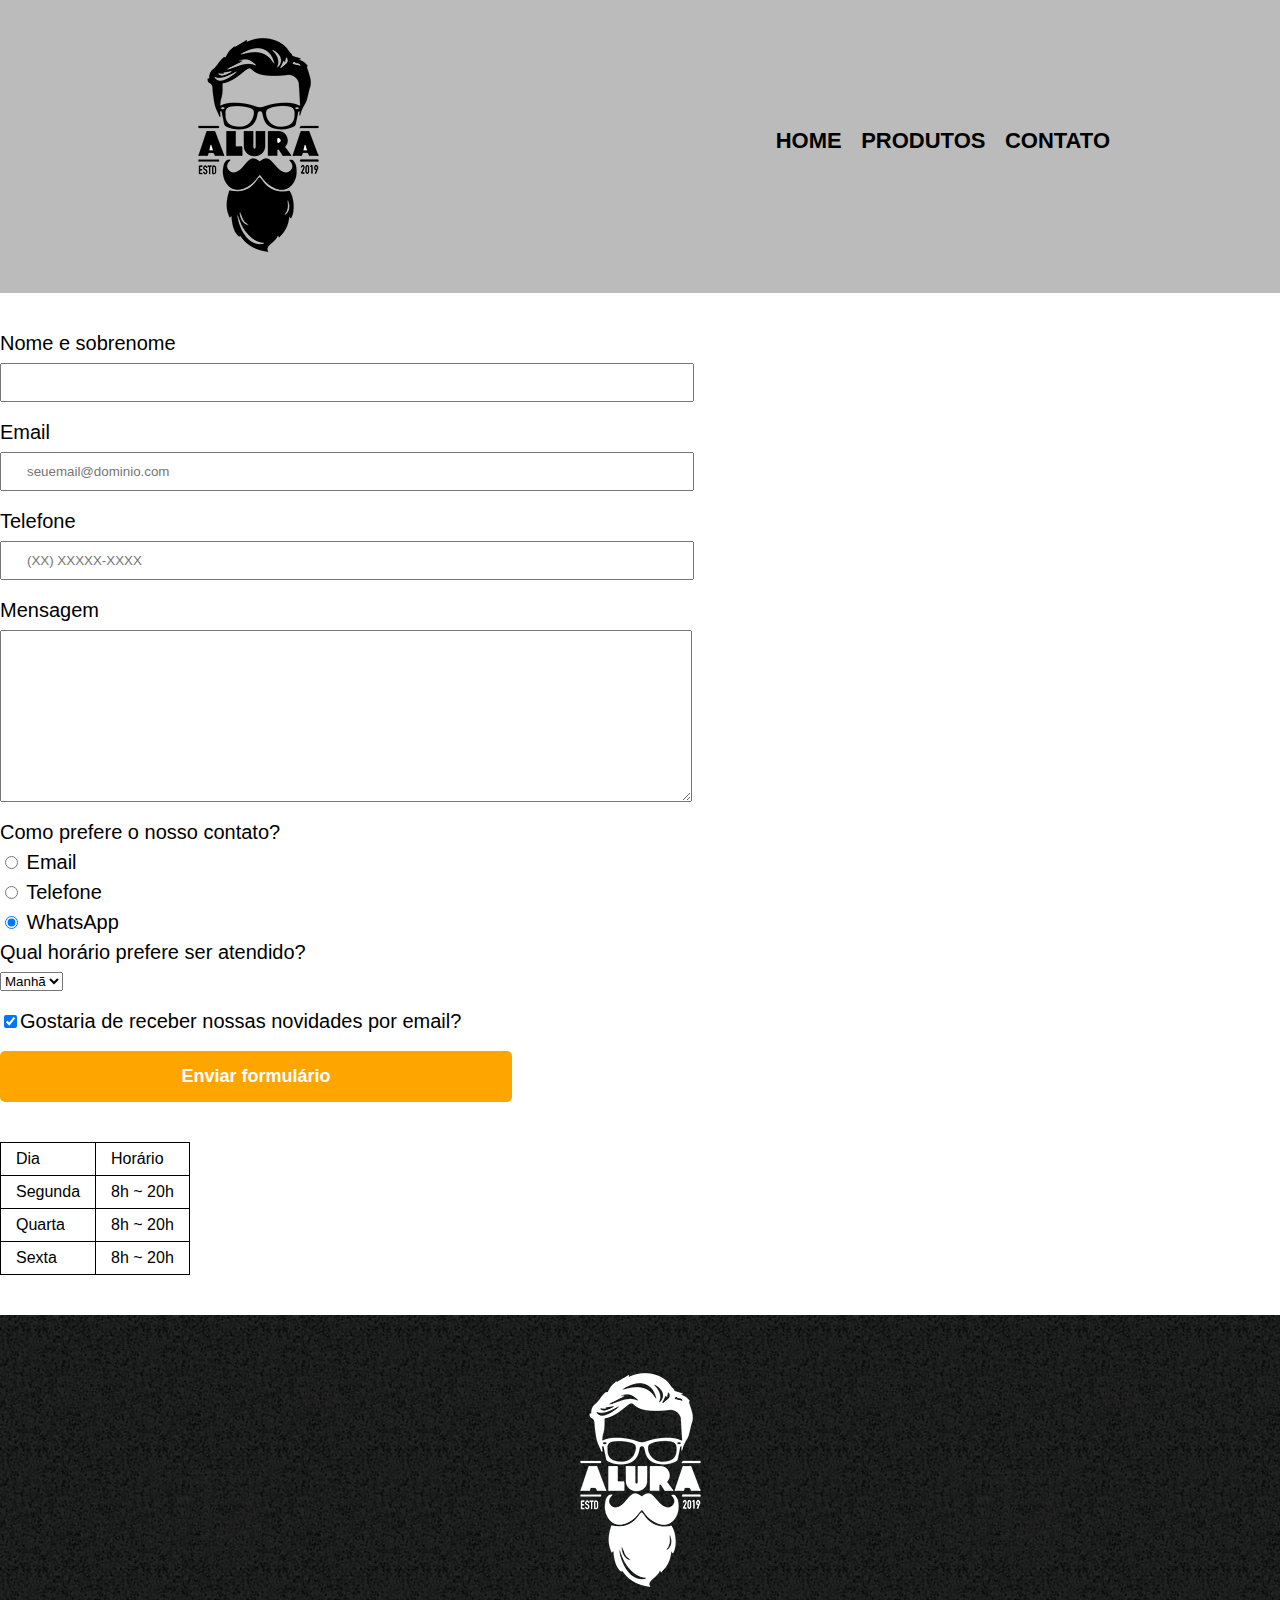
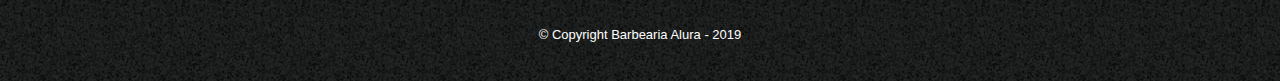
<file: barbeariaalura/contato.html>
<!DOCTYPE html>
<html>
	<head>
		<meta charset="UTF-8">
		<title>Contato - Barbearia Alura</title>

		<link rel="stylesheet" href="reset.css">
		<link rel="stylesheet" href="style.css">
	</head>
	<body>
		<header>
			<div class="caixa">
				<h1><img src="logo.png" alt="Logo da Barbearia Alura"></h1>

				<nav>
					<ul>
						<li><a href="index.html">Home</a></li>
						<li><a href="produtos.html">Produtos</a></li>
						<li><a href="contato.html">Contato</a></li>
					</ul>
				</nav>
			</div>
		</header>

		<main>
			<form>
				<label for="nomesobrenome">Nome e sobrenome</label>
				<input type="text" id="nomesobrenome" class="input-padrao" required>

				<label for="email">Email</label>
				<input type="email" id="email" class="input-padrao" required placeholder="seuemail@dominio.com">

				<label for="telefone">Telefone</label>
				<input type="tel" id="telefone" class="input-padrao" required placeholder="(XX) XXXXX-XXXX">

				<label for="mensagem">Mensagem</label>
				<textarea cols="70" rows="10" id="mensagem" class="input-padrao" required></textarea>

				<fieldset>
					<legend>Como prefere o nosso contato?</legend>
					<label for="radio-email"><input type="radio" name="contato" value="email" id="radio-email"> Email</label>
					
					<label for="radio-telefone"><input type="radio" name="contato" value="telefone" id="radio-telefone"> Telefone</label>
					
					<label for="radio-whatsapp"><input type="radio" name="contato" value="whatsapp" id="radio-whatsapp" checked> WhatsApp</label>
				</fieldset>

				<fieldset>
					<legend>Qual horário prefere ser atendido?</legend>
					<select>
						<option>Manhã</option>
						<option>Tarde</option>
						<option>Noite</option>
					</select>
				</fieldset>

				<label class="checkbox"><input type="checkbox" checked>Gostaria de receber nossas novidades por email?</label>

				<input type="submit" value="Enviar formulário" class="enviar">
			</form>

			<table>
				<tr>
					<td>Dia</td>
					<td>Horário</td>
				</tr>
				<tr>
					<td>Segunda</td>
					<td>8h ~ 20h</td>
				</tr>
				<tr>
					<td>Quarta</td>
					<td>8h ~ 20h</td>
				</tr>
				<tr>
					<td>Sexta</td>
					<td>8h ~ 20h</td>
				</tr>
			</table>
		</main>

		<footer>
			<img src="logo-branco.png" alt="Logo da Barbearia Alura">
			<p class="copyright">&copy; Copyright Barbearia Alura - 2019</p>
		</footer>
	</body>
</html>
</file>
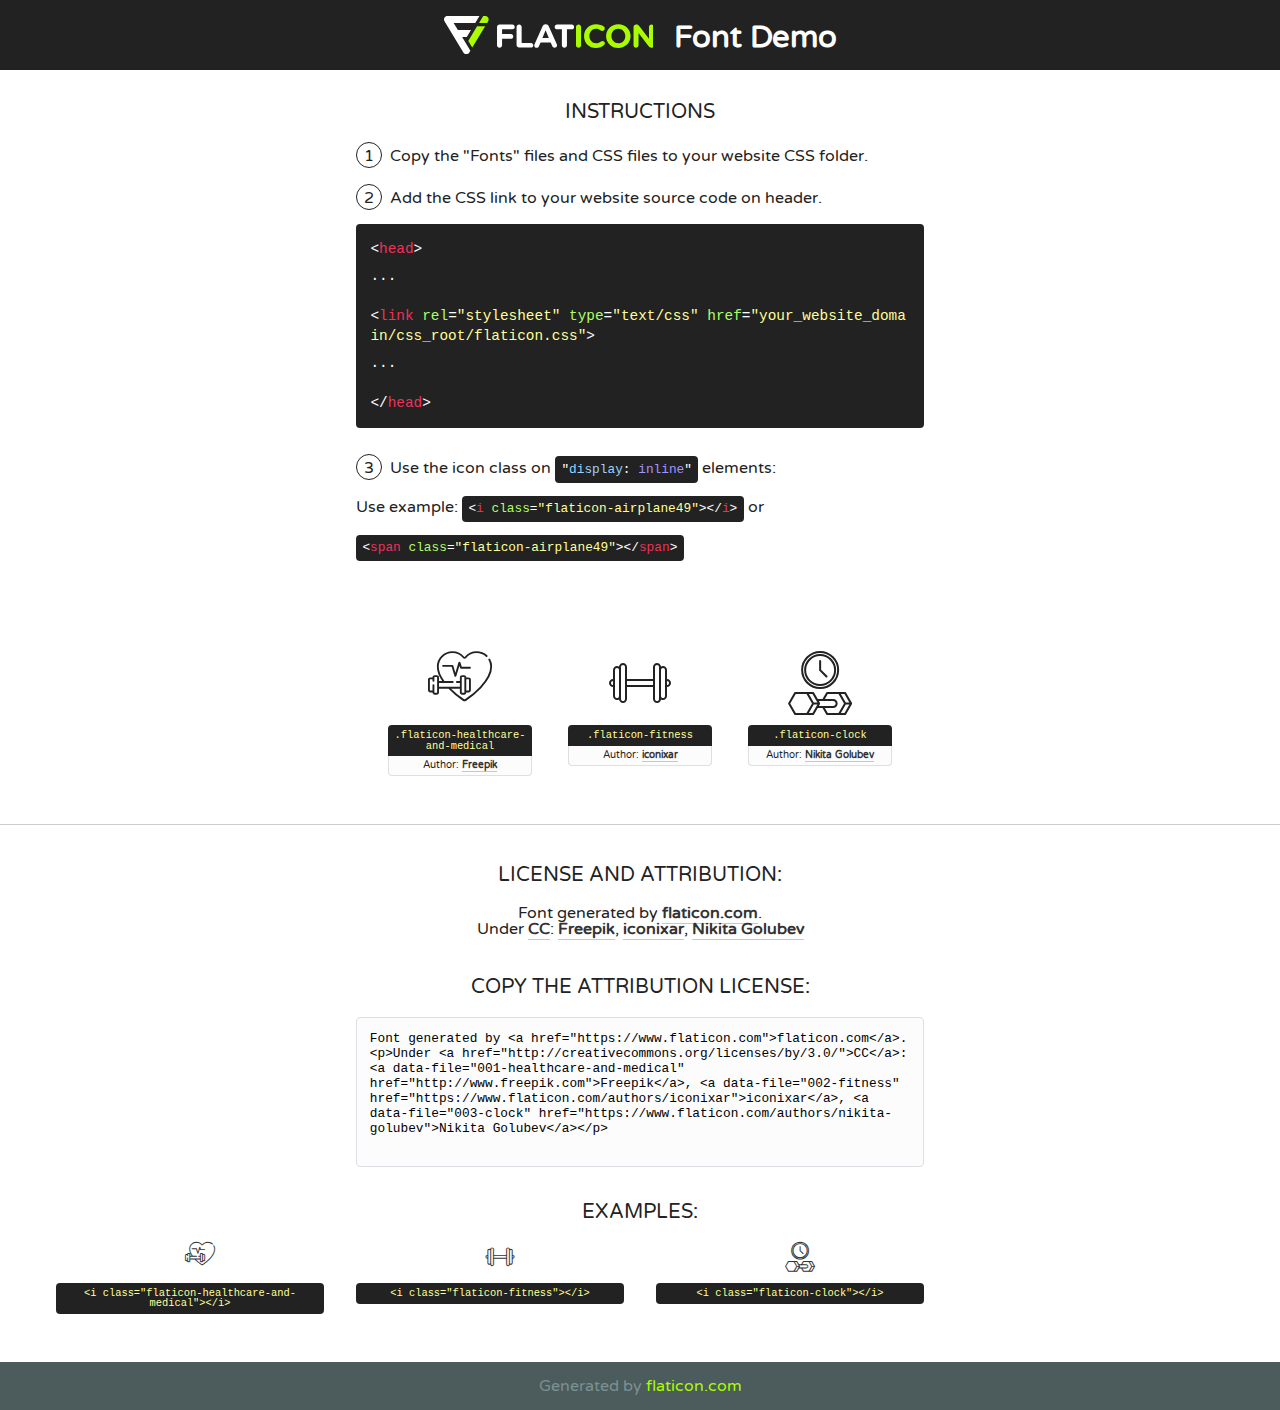
<file: projeto computacional ieda/assets/fonts/flaticon.html>
<!DOCTYPE html>
<!--
  Flaticon icon font: Flaticon
  Creation date: 16/05/2020 07:37
-->
<html>
<!DOCTYPE html>
<html>

<head>
    <title>Flaticon WebFont</title>
    <link href="http://fonts.googleapis.com/css?family=Varela+Round" rel="stylesheet" type="text/css" />
    <link rel="stylesheet" type="text/css" href="flaticon.css">
    <meta charset="UTF-8">
    <style>
    html, body, div, span, applet, object, iframe,
    h1, h2, h3, h4, h5, h6, p, blockquote, pre,
    a, abbr, acronym, address, big, cite, code,
    del, dfn, em, img, ins, kbd, q, s, samp,
    small, strike, strong, sub, sup, tt, var,
    b, u, i, center,
    dl, dt, dd, ol, ul, li,
    fieldset, form, label, legend,
    table, caption, tbody, tfoot, thead, tr, th, td,
    article, aside, canvas, details, embed, 
    figure, figcaption, footer, header, hgroup, 
    menu, nav, output, ruby, section, summary,
    time, mark, audio, video {
        margin: 0;
        padding: 0;
        border: 0;
        font-size: 100%;
        font: inherit;
        vertical-align: baseline;
    }
    /* HTML5 display-role reset for older browsers */
    article, aside, details, figcaption, figure, 
    footer, header, hgroup, menu, nav, section {
        display: block;
    }
    body {
        line-height: 1;
    }
    ol, ul {
        list-style: none;
    }
    blockquote, q {
        quotes: none;
    }
    blockquote:before, blockquote:after,
    q:before, q:after {
        content: '';
        content: none;
    }
    table {
        border-collapse: collapse;
        border-spacing: 0;
    }
    body {
        font-family: 'Varela Round', Helvetica, Arial, sans-serif;
        font-size: 16px;
        color: #222;
    }
    a {
        color: #333;
        border-bottom: 1px solid #a9fd00;
        font-weight: bold;
        text-decoration: none;
    }
    * {
        -moz-box-sizing: border-box;
        -webkit-box-sizing: border-box;
        box-sizing: border-box;
        margin: 0;
        padding: 0;
    }
    [class^="flaticon-"]:before, [class*=" flaticon-"]:before, [class^="flaticon-"]:after, [class*=" flaticon-"]:after {
        font-family: Flaticon;
        font-size: 30px;
        font-style: normal;
        margin-left: 20px;
        color: #333;
    }
    .wrapper {
        max-width: 600px;
        margin: auto;
        padding: 0 1em;
    }
    .title {
        font-size: 1.25em;
        text-align: center;
        margin-bottom: 1em;
        text-transform: uppercase;
    }
    header {
        text-align: center;
        background-color: #222;
        color: #fff;
        padding: 1em;
    }
    header .logo {
        width: 210px;
        height: 38px;
        display: inline-block;
        vertical-align: middle;
        margin-right: 1em;
        border: none;
    }
    header strong {
        font-size: 1.95em;
        font-weight: bold;
        vertical-align: middle;
        margin-top: 5px;
        display: inline-block;
    }
    .demo {
        margin: 2em auto;
        line-height: 1.25em;
    }
    .demo ul li {
        margin-bottom: 1em;
    }
    .demo ul li .num {
        color: #222;
        border-radius: 20px;
        display: inline-block;
        width: 26px;
        padding: 3px;
        height: 26px;
        text-align: center;
        margin-right: 0.5em;
        border: 1px solid #222;
    }
    .demo ul li code {
        background-color: #222;
        border-radius: 4px;
        padding: 0.25em 0.5em;
        display: inline-block;
        color: #fff;
        font-family: Consolas,Monaco,Lucida Console,Liberation Mono,DejaVu Sans Mono,Bitstream Vera Sans Mono,Courier New, monospace;
        font-weight: lighter;
        margin-top: 1em;
        font-size: 0.8em;
        word-break: break-all;
    }
    .demo ul li code.big {
        padding: 1em;
        font-size: 0.9em;
    }
    .demo ul li code .red {
        color: #EF3159;
    }
    .demo ul li code .green {
        color: #ACFF65;
    }
    .demo ul li code .yellow {
        color: #FFFF99;
    }
    .demo ul li code .blue {
        color: #99D3FF;
    }
    .demo ul li code .purple {
        color: #A295FF;
    }
    .demo ul li code .dots {
        margin-top: 0.5em;
        display: block;
    }
    #glyphs {
        border-bottom: 1px solid #ccc;
        padding: 2em 0;
        text-align: center;
    }
    .glyph {
        display: inline-block;
        width: 9em;
        margin: 1em;
        text-align: center;
        vertical-align: top;
        background: #FFF;
    }
    .glyph .glyph-icon {
        padding: 10px;
        display: block;
        font-family:"Flaticon";
        font-size: 64px;
        line-height: 1;
    }
    .glyph .glyph-icon:before {
        font-size: 64px;
        color: #222;
        margin-left: 0;
    }
    .class-name {
        font-size: 0.65em;
        background-color: #222;
        color: #fff;
        border-radius: 4px 4px 0 0;
        padding: 0.5em;
        color: #FFFF99;
        font-family: Consolas,Monaco,Lucida Console,Liberation Mono,DejaVu Sans Mono,Bitstream Vera Sans Mono,Courier New, monospace;
    }
    .author-name {
        font-size: 0.6em;
        background-color: #fcfcfd;
        border: 1px solid #DEDEE4;
        border-top: 0;
        border-radius: 0 0 4px 4px;
        padding: 0.5em;
    }
    .class-name:last-child {
        font-size: 10px;
        color:#888;
    }
    .class-name:last-child a {
        font-size: 10px;
        color:#555;
    }
    .class-name:last-child a:hover {
        color:#a9fd00;
    }
    .glyph > input {
        display: block;
        width: 100px;
        margin: 5px auto;
        text-align: center;
        font-size: 12px;
        cursor: text;
    }
    .glyph > input.icon-input {
        font-family:"Flaticon";
        font-size: 16px;
        margin-bottom: 10px;
    }
    .attribution .title {
        margin-top: 2em;
    }
    .attribution textarea {
        background-color: #fcfcfd;
        padding: 1em;
        border: none;
        box-shadow: none;
        border: 1px solid #DEDEE4;
        border-radius: 4px;
        resize: none;
        width: 100%;
        height: 150px;
        font-size: 0.8em;
        font-family: Consolas,Monaco,Lucida Console,Liberation Mono,DejaVu Sans Mono,Bitstream Vera Sans Mono,Courier New, monospace;
        -webkit-appearance: none;
    }
    .iconsuse {
        margin: 2em auto;
        text-align: center;
        max-width: 1200px;
    }
    .iconsuse:after {
        content: '';
        display: table;
        clear: both;
    }
    .iconsuse .image {
        float: left;
        width: 25%;
        padding: 0 1em;
    }
    .iconsuse .image p {
        margin-bottom: 1em;
    }
    .iconsuse .image span {
        display: block;
        font-size: 0.65em;
        background-color: #222;
        color: #fff;
        border-radius: 4px;
        padding: 0.5em;
        color: #FFFF99;
        margin-top: 1em;
        font-family: Consolas,Monaco,Lucida Console,Liberation Mono,DejaVu Sans Mono,Bitstream Vera Sans Mono,Courier New, monospace;
    }
    #footer {
        text-align: center;
        background-color: #4C5B5C;
        color: #7c9192;
        padding: 1em;
    }
    #footer a {
        border: none;
        color: #a9fd00;
        font-weight: normal;
    }
    @media (max-width: 960px) {
        .iconsuse .image {
            width: 50%;
        }
    }
    @media (max-width: 560px) {
        .iconsuse .image {
            width: 100%;
        }
    }
    </style>
</head>

<body class="characters-off">

    <header>
        <a href="https://www.flaticon.com" target="_blank" class="logo">
            <svg version="1.1" xmlns="http://www.w3.org/2000/svg" xmlns:xlink="http://www.w3.org/1999/xlink" xmlns:a="http://ns.adobe.com/AdobeSVGViewerExtensions/3.0/" viewBox="0 0 560.875 102.036" enable-background="new 0 0 560.875 102.036" xml:space="preserve">
                <defs>
                </defs>
                <g>
                    <g class="letters">
                        <path fill="#ffffff" d="M141.596,29.675c0-3.777,2.985-6.767,6.764-6.767h34.438c3.426,0,6.15,2.728,6.15,6.15
                        c0,3.43-2.724,6.149-6.15,6.149h-27.674v13.091h23.719c3.429,0,6.151,2.724,6.151,6.15c0,3.43-2.723,6.149-6.151,6.149h-23.719
                        v17.574c0,3.773-2.986,6.761-6.764,6.761c-3.779,0-6.764-2.989-6.764-6.761V29.675z"></path>
                        <path fill="#ffffff" d="M193.844,29.149c0-3.781,2.985-6.767,6.764-6.767c3.776,0,6.763,2.985,6.763,6.767v42.957h25.039
                        c3.426,0,6.149,2.726,6.149,6.153c0,3.425-2.723,6.15-6.149,6.15h-31.802c-3.779,0-6.764-2.986-6.764-6.768V29.149z"></path>
                        <path fill="#ffffff" d="M241.891,75.71l21.438-48.407c1.492-3.341,4.215-5.357,7.906-5.357h0.792
                        c3.686,0,6.323,2.017,7.815,5.357l21.439,48.407c0.436,0.967,0.701,1.845,0.701,2.723c0,3.602-2.809,6.501-6.414,6.501
                        c-3.161,0-5.269-1.845-6.499-4.655l-4.132-9.661h-27.059l-4.301,10.102c-1.144,2.631-3.426,4.214-6.237,4.214
                        c-3.517,0-6.24-2.81-6.24-6.325C241.1,77.64,241.451,76.677,241.891,75.71z M279.932,58.666l-8.521-20.297l-8.526,20.297H279.932
                        z"></path>
                        <path fill="#ffffff" d="M314.864,35.387H301.86c-3.429,0-6.239-2.813-6.239-6.238c0-3.429,2.811-6.24,6.239-6.24h39.533
                        c3.426,0,6.237,2.811,6.237,6.24c0,3.425-2.811,6.238-6.237,6.238h-13.001v42.785c0,3.773-2.99,6.761-6.764,6.761
                        c-3.779,0-6.764-2.989-6.764-6.761V35.387z"></path>
                        <path fill="#A9FD00" d="M352.615,29.149c0-3.781,2.985-6.767,6.767-6.767c3.774,0,6.761,2.985,6.761,6.767v49.024
                        c0,3.773-2.987,6.761-6.761,6.761c-3.781,0-6.767-2.989-6.767-6.761V29.149z"></path>
                        <path fill="#A9FD00" d="M374.132,53.836v-0.179c0-17.481,13.178-31.801,32.065-31.801c9.22,0,15.459,2.458,20.557,6.238
                        c1.402,1.054,2.637,2.985,2.637,5.357c0,3.692-2.985,6.59-6.681,6.59c-1.845,0-3.071-0.702-4.044-1.319
                        c-3.776-2.813-7.729-4.393-12.562-4.393c-10.364,0-17.831,8.611-17.831,19.154v0.173c0,10.542,7.291,19.329,17.831,19.329
                        c5.715,0,9.492-1.756,13.359-4.834c1.049-0.874,2.458-1.491,4.039-1.491c3.429,0,6.325,2.813,6.325,6.236
                        c0,2.106-1.056,3.78-2.282,4.834c-5.539,4.834-12.036,7.733-21.878,7.733C387.572,85.464,374.132,71.493,374.132,53.836z"></path>
                        <path fill="#A9FD00" d="M433.009,53.836v-0.179c0-17.481,13.79-31.801,32.766-31.801c18.981,0,32.592,14.143,32.592,31.628v0.173
                        c0,17.483-13.785,31.807-32.769,31.807C446.625,85.464,433.009,71.32,433.009,53.836z M484.224,53.836v-0.179
                        c0-10.539-7.725-19.326-18.626-19.326c-10.893,0-18.449,8.611-18.449,19.154v0.173c0,10.542,7.73,19.329,18.626,19.329
                        C476.676,72.986,484.224,64.378,484.224,53.836z"></path>
                        <path fill="#A9FD00" d="M506.233,29.321c0-3.774,2.99-6.763,6.767-6.763h1.401c3.252,0,5.183,1.583,7.029,3.953l26.093,34.265
                        V29.059c0-3.692,2.99-6.677,6.681-6.677c3.683,0,6.671,2.985,6.671,6.677v48.934c0,3.78-2.987,6.765-6.764,6.765h-0.436
                        c-3.257,0-5.188-1.581-7.034-3.953l-27.056-35.492v32.944c0,3.687-2.985,6.676-6.678,6.676c-3.683,0-6.673-2.989-6.673-6.676
                        V29.321z"></path>
                    </g>
                    <g class="insignia">
                        <path fill="#ffffff" d="M48.372,56.137h12.517l11.156-18.537H37.186L25.688,18.539h57.825L94.668,0H9.271
                        C5.925,0,2.842,1.801,1.198,4.716c-1.644,2.907-1.593,6.482,0.134,9.343l50.38,83.501c1.678,2.781,4.689,4.476,7.938,4.476
                        c3.246,0,6.257-1.695,7.935-4.476l2.898-4.804L48.372,56.137z"></path>
                        <g class="i">
                            <path fill="#A9FD00" d="M93.575,18.539h0.031v0.004l21.652,0.004l2.705-4.488c1.727-2.861,1.778-6.436,0.133-9.343
                            C116.454,1.801,113.371,0,110.026,0h-5.294L93.575,18.539z"></path>
                            <polygon fill="#A9FD00" points="88.291,27.356 64.725,66.486 75.519,84.404 109.942,27.356"></polygon>
                        </g>
                    </g>
                </g>
            </svg>
        </a>
        <strong>Font Demo</strong>
    </header>


    <section class="demo wrapper">

        <p class="title">Instructions</p>

        <ul>
            <li>
                <span class="num">1</span>Copy the "Fonts" files and CSS files to your website CSS folder.
            </li>
            <li>
                <span class="num">2</span>Add the CSS link to your website source code on header.
                <code class="big">
                    &lt;<span class="red">head</span>&gt;
                    <br/><span class="dots">...</span>
                    <br/>&lt;<span class="red">link</span> <span class="green">rel</span>=<span class="yellow">"stylesheet"</span> <span class="green">type</span>=<span class="yellow">"text/css"</span> <span class="green">href</span>=<span class="yellow">"your_website_domain/css_root/flaticon.css"</span>&gt;
                    <br/><span class="dots">...</span>
                    <br/>&lt;/<span class="red">head</span>&gt;
                </code>
            </li>

            <li>
                <p>
                    <span class="num">3</span>Use the icon class on <code>"<span class="blue">display</span>:<span class="purple"> inline</span>"</code> elements:
                    <br />
                    Use example: <code>&lt;<span class="red">i</span> <span class="green">class</span>=<span class="yellow">&quot;flaticon-airplane49&quot;</span>&gt;&lt;/<span class="red">i</span>&gt;</code> or <code>&lt;<span class="red">span</span> <span class="green">class</span>=<span class="yellow">&quot;flaticon-airplane49&quot;</span>&gt;&lt;/<span class="red">span</span>&gt;</code>
            </li>
        </ul>

    </section>




   <section id="glyphs">          
    
      
        <div class="glyph"><div class="glyph-icon flaticon-healthcare-and-medical"></div>
            <div class="class-name">.flaticon-healthcare-and-medical</div>
            <div class="author-name">Author: <a data-file="001-healthcare-and-medical" href="http://www.freepik.com">Freepik</a> </div> 
        </div>        
        
        <div class="glyph"><div class="glyph-icon flaticon-fitness"></div>
            <div class="class-name">.flaticon-fitness</div>
            <div class="author-name">Author: <a data-file="002-fitness" href="https://www.flaticon.com/authors/iconixar">iconixar</a> </div> 
        </div>        
        
        <div class="glyph"><div class="glyph-icon flaticon-clock"></div>
            <div class="class-name">.flaticon-clock</div>
            <div class="author-name">Author: <a data-file="003-clock" href="https://www.flaticon.com/authors/nikita-golubev">Nikita Golubev</a> </div> 
        </div>        
        

    </section>



    <section class="attribution wrapper"   style="text-align:center;">

      <div class="title">License and attribution:</div><div class="attrDiv">Font generated by <a href="https://www.flaticon.com">flaticon.com</a>. <div><p>Under <a href="http://creativecommons.org/licenses/by/3.0/">CC</a>: <a data-file="001-healthcare-and-medical" href="http://www.freepik.com">Freepik</a>, <a data-file="002-fitness" href="https://www.flaticon.com/authors/iconixar">iconixar</a>, <a data-file="003-clock" href="https://www.flaticon.com/authors/nikita-golubev">Nikita Golubev</a></p>  </div>
      </div>
      <div class="title">Copy the Attribution License:</div>

    <textarea onclick="this.focus();this.select();">Font generated by &lt;a href=&quot;https://www.flaticon.com&quot;&gt;flaticon.com&lt;/a&gt;. <p>Under <a href="http://creativecommons.org/licenses/by/3.0/">CC</a>: <a data-file="001-healthcare-and-medical" href="http://www.freepik.com">Freepik</a>, <a data-file="002-fitness" href="https://www.flaticon.com/authors/iconixar">iconixar</a>, <a data-file="003-clock" href="https://www.flaticon.com/authors/nikita-golubev">Nikita Golubev</a></p>  
     </textarea>

    </section>

    <section class="iconsuse">

          <div class="title">Examples:</div>            
             
            <div class="image">
                <p>
                    <i class="glyph-icon flaticon-healthcare-and-medical"></i> 
                    <span>&lt;i class=&quot;flaticon-healthcare-and-medical&quot;&gt;&lt;/i&gt;</span>
                </p>
            </div>
            
            <div class="image">
                <p>
                    <i class="glyph-icon flaticon-fitness"></i> 
                    <span>&lt;i class=&quot;flaticon-fitness&quot;&gt;&lt;/i&gt;</span>
                </p>
            </div>
            
            <div class="image">
                <p>
                    <i class="glyph-icon flaticon-clock"></i> 
                    <span>&lt;i class=&quot;flaticon-clock&quot;&gt;&lt;/i&gt;</span>
                </p>
            </div>
                       
        </div>
                            
    </section>

<div id="footer">
    <div>Generated by <a href="https://www.flaticon.com">flaticon.com</a>
    </div>
</div>



</body>
</html>
</file>
<file: alura/style.css>
@charset "UTF-8";

  @import url('https://fonts.googleapis.com/css2?family=Inter:wght@100;700&display=swap');

*{

    padding: 0px;
    margin: 0px;
}

body{
    font-family: 'Inter', sans-serif;
}

header{
    background-color: #424E61;
    color: white;
    display: flex;
    justify-content: space-around;
    align-items: center;
    padding: 24px 0;
}


header > img{
    width: 10%;
}

.menu{
   display: inline-block;
   margin: 0px 16px;
   font-size: 16px;
}

.menu a{
    color: white;
    text-decoration: none;
}

.menu a:hover{
    color: lightgray;
}

.principal{
    background-image: linear-gradient(#424E61,#16CFF8);
    color: white;
    display: flex;
    justify-content: center;
    align-items: center;
    padding: 24px 0px;
}

.principal > img{
    width: 25%;
}

.conteudo{
    width: 35%;
    font-size: 1.1em;
}

.conteudo > h1{
    padding: 24px 0px;
    font-size: 32px;
    font-weight: bold;
}

.estudantes{
    background-color: #D9D9D9;
    padding: 10px;
}

.alunos{
    display: grid;
    grid-template-columns: 20% 20% 20% 20%;
    justify-content: space-evenly;
}

.estudante{
    text-align: center;
    padding: 16px 0;
}

.estudantes h2{
    text-align: center;
    padding: 50px;
}

.aluno{
    width: 120px;
}

.icone{
    width: 24px;
    padding: 4px 8px;
}


footer{
    background-color: black;
    text-align: center;
}

footer img{
    height: 25px;
    padding: 10px 0;
}
</file>
<file: barbeariaalura/style.css>
body {
	font-family: 'Montserrat', sans-serif;
}

header {
	background: #BBBBBB;
	padding: 20px 0;
}

.caixa {
	position: relative;
	width: 940px;
	margin: 0 auto;
}

nav {
	position: absolute;
	top: 110px;
	right: 0;
}

nav li {
	display: inline;
	margin: 0 0 0 15px;
}

nav a {
	text-transform: uppercase;
	color: #000000;
	font-weight: bold;
	font-size: 22px;
	text-decoration: none;
}

nav a:hover {
	color: #C78C19;
	text-decoration: underline;
}

.produtos {
	width: 940px;
	margin: 0 auto;
	padding: 50px 0;
}

.produtos li {
	display: inline-block;
	text-align: center;
	width: 30%;
	vertical-align: top;
	margin: 0 1.5%;
	padding: 30px 20px;
	box-sizing: border-box;
	border: 2px solid #000000;
	border-radius: 10px;
}

.produtos li:hover {
	border-color: #C78C19;
}

.produtos li:active {
	border-color: #088C19;	
}

.produtos li:hover h2 {
	font-size: 34px;
}

.produtos h2 {
	font-size: 30px;
	font-weight: bold;
}

.produto-descricao {
	font-size: 18px;
}

.produto-preco {
	font-size: 22px;
	font-weight: bold;
	margin-top: 10px;
}

footer {
	text-align: center;
	background: url("bg.jpg");
	padding: 40px 0;
}

.copyright {
	color: #FFFFFF;
	font-size: 13px;
	margin: 20px 0 0;
}

main {
	
}

form {
	margin: 40px 0;
}

form label, form legend {
	display:block;
	font-size: 20px;
	margin: 0 0 10px;
}

.input-padrao {
	display: block;
	margin: 0 0 20px;
	padding: 10px 25px;
	width: 50%;
}

.checkbox {
	margin: 20px 0;
}

.enviar {
	width:40%;
	padding: 15px 0;
	background: orange;
	color: white;
	font-weight: bold;
	font-size: 18px;
	border: none;
	border-radius: 5px;
	transition: 1s all;
	cursor: pointer;
}

.enviar:hover {
	background: darkorange;
	transform: scale(1.2);
}

table {
	margin: 20px 0 40px;
}

thead {
	background: #555555;
	color: white;
	font-weight: bold;
}

td, th {
	border: 1px solid #000000;
	padding: 8px 15px;
}


/* css da página inicial */
.banner {
	width:100%;
}

.titulo-principal {
	text-align: center;
	font-size: 2em;
	margin: 0 0 1em;
	clear: left;
}

.principal {
	padding: 3em 0;
	background: #FEFEFE;
	width: 940px;
	margin: 0 auto;
}

.principal p {
	margin: 0 0 1em;
}

.principal strong {
	font-weight: bold;
}

.principal em {
	font-style: italic;
}

.utensilios {
	width: 120px;
	float: left;
	margin: 0 20px 20px 0;
}

.mapa {
	padding: 3em 0;
	background: linear-gradient(#FEFEFE, #888888);
}

.mapa-conteudo {
	width: 940px;
	margin: 0 auto;
}

.mapa p {
	margin: 0 0 2em;
	text-align: center;
}

.beneficios {
	padding: 3em 0;
	background: #888888;
}

.conteudo-beneficios {
	width: 640px;
	margin: 0 auto;
}

.lista-beneficios {
	width: 40%;
	display: inline-block;
	vertical-align: top;
}

.itens {
	line-height: 1.5;
}

.itens:first-child {
	font-weight: bold;
}

.itens:before {
	content: "🟊";
}

.imagem-beneficios {
	width: 60%;
	opacity: 1;
	transition: 400ms;
	box-shadow: 10px 10px 10px 0 #000000;
}

.imagem-beneficios:hover {
	opacity: 0.3;
}

.video {
	width: 560px;
	margin: 2em auto;
}

@media screen and (max-width: 480px) {
	.caixa, .principal, .conteudo-beneficios, .mapa-conteudo, .video {
		width: auto;
	}

	h1 {
		text-align: center;
	}

	nav {
		position: static;
	}

	.lista-beneficios, .imagem-beneficios {
		width: 100%;
	}
}
</file>
<file: javascript/css/index.css>
*{
	box-sizing: border-box;
 }

body{
	font-family: "Helvetica Neue", "Helvetica", Helvetica, Arial, sans-serif;
	font-size: 14px;
}

header{
	background-color: #333;
	height: 3em;
	color: #FFF;
	margin-bottom: 1em;
}

header h1{
	font-size: 2em;
	display:inline-block;
	vertical-align:	middle;
}
header h2{
	font-size: 2em;
	display:inline-block;
	vertical-align:	middle;
}

header .container:before{
	content: '';
	display:inline-block;
	height: 100%;
	vertical-align:	middle;
}

.container{
	width: 60%;
	height: 100%;
	margin: 0 auto;
}

section{
	margin: 2em 0;
	overflow: hidden;
}

section h2{
	font-size: 3em;
	display: block;
	padding-bottom: .5em;
	border-bottom: 1px solid #ccc;
	margin-bottom: .5em;
}

table{
	width: 100%;
	margin-bottom : .5em;
    table-layout: fixed;

}

td, th {
	padding: .7em;
	margin: 0;
	border: 1px solid #ccc;
	text-align: center;
}

th{
	font-weight: bold;
	background-color: #EEE;
}

label{
	color: #555;
	display: block;
	margin-bottom: .2em;
}

.campo{
	margin: 0;
	padding-bottom: 1em;
	width: 100%;
	border: 1px solid #ccc;
	padding: .7em;
	width: 100%;
}

.campo-medio{
	display: inline-block;
	padding-right: .5em;
}

.grupo{
	width: 32%;
	display: inline-block;
	padding: 10px 0px;
}

button{
	padding: .5em 2em;
	border: 0;
	border-bottom: 3px solid;
	font-size: 1.2em;
	cursor: pointer;
	margin: 0;
	margin-top: -3px;
	color: #fff;
	background-color:#0c8cd3;
	border-color: #04324c;
	width: 20%;
    display: block;
    clear: both;
    margin: 10px 0px;

}

button:active{
	margin-top:0px;
	border: 0;
}

button[disabled=disabled], button:disabled {
    background-color: gray;
	border-color: darkgray;

}

.adicionar-paciente{
    margin-top: 30px;
}

.campo-invalido{
	border: 1px solid red;
}

.paciente-invalido {
	background-color: lightcoral;
}

#mensagens-erro {
	color: red;
}

.fadeOut {
	opacity: 0;
	transition: 0.5s;
}

#filtrar-tabela {
	width: 200px;
	height: 35px;
	margin-bottom: 10px;
}

.invisivel {
	display: none;
}
</file>
<file: projeto computacional ieda/assets/css/flaticon.css>
/*
  	Flaticon icon font: Flaticon
  	Creation date: 16/05/2020 07:37
  	*/

@font-face {
  font-family: "Flaticon";
  src: url("../fonts/Flaticon.eot");
  src: url("../fonts/Flaticon.eot?#iefix") format("embedded-opentype"),
       url("../fonts/Flaticon.woff2") format("woff2"),
       url("../fonts/Flaticon.woff") format("woff"),
       url("../fonts/Flaticon.ttf") format("truetype"),
       url("../fonts/Flaticon.svg#Flaticon") format("svg");
  font-weight: normal;
  font-style: normal;
}

@media screen and (-webkit-min-device-pixel-ratio:0) {
  @font-face {
    font-family: "Flaticon";
    src: url("../fonts/Flaticon.svg#Flaticon") format("svg");
  }
}

[class^="flaticon-"]:before, [class*=" flaticon-"]:before,
[class^="flaticon-"]:after, [class*=" flaticon-"]:after {   
  font-family: Flaticon;
font-style: normal;
}

.flaticon-healthcare-and-medical:before { content: "\f100"; }
.flaticon-fitness:before { content: "\f101"; }
.flaticon-clock:before { content: "\f102"; }
</file>
<file: projeto computacional ieda/assets/css/gijgo.css>
.gj-button {
    background-color: #f5f5f5;
    border: 1px solid #ddd;
    color: #000;
    border-radius: 3px;
    padding: 6px 10px;
    cursor: pointer;
}

.gj-unselectable {
    -webkit-touch-callout: none;
    -webkit-user-select: none;
    -khtml-user-select: none;
    -moz-user-select: none;
    -ms-user-select: none;
    user-select: none;
}

.gj-row {
    display: -webkit-box;
    display: -ms-flexbox;
    display: flex;
    -ms-flex-wrap: wrap;
    flex-wrap: wrap;
}

.gj-margin-left-5 {
    margin-left: 5px;
}

.gj-margin-left-10 {
    margin-left: 10px;
}

.gj-width-full {
    width: 100%;
}

.gj-cursor-pointer {
    cursor: pointer;
}

.gj-text-align-center {
    text-align: center;
}

.gj-font-size-16 {
    font-size: 16px;
}

.gj-hidden {
    display: none;
}

/** Material Design */
.gj-button-md {
    background: 0 0;
    border: none;
    border-radius: 2px;
    color: rgba(0, 0, 0, 0.87);
    position: relative;
    height: 36px;
    margin: 0;
    min-width: 64px;
    padding: 0 16px;
    display: inline-block;
    font-family: "Roboto","Helvetica","Arial",sans-serif;
    font-size: 1rem;
    font-weight: 500;
    text-transform: uppercase;
    letter-spacing: 0;
    overflow: hidden;
    will-change: box-shadow;
    transition: box-shadow .2s cubic-bezier(.4,0,1,1),background-color .2s cubic-bezier(.4,0,.2,1),color .2s cubic-bezier(.4,0,.2,1);
    outline: none;
    cursor: pointer;
    text-decoration: none;
    text-align: center;
    line-height: 36px;
    vertical-align: middle;
    overflow: hidden;
    -webkit-user-select: none;
    -moz-user-select: none;
    -ms-user-select: none;
    user-select: none;
}

.gj-button-md:hover {
    background-color: rgba(158,158,158,.2);
}

.gj-button-md:disabled {
    color: rgba(0,0,0,.26);
    background: 0 0;
}

.gj-button-md .material-icons,
.gj-button-md .gj-icon {
    vertical-align: middle;
    /*font-size: 1.3rem;
    margin-right: 4px;*/
}

.gj-button-md.gj-button-md-icon {
    width: 24px;
    height: 31px;
    min-width: 24px;
    padding: 0px;
    display: table;
}

.gj-button-md.gj-button-md-icon .material-icons,
.gj-button-md.gj-button-md-icon .gj-icon {
    display: table-cell;
    margin-right: 0px;
    width: 24px;
    height: 24px;
}

.gj-button-md.active {
    background-color: rgba(158,158,158,.4);
}

.gj-button-md-group {
    position: relative;
    display: inline-block;
    vertical-align: middle;
}
.gj-textbox-md {
	/* border: none; */
	/* border-bottom: 1px solid rgba(0,0,0,.42); */
	display: block;
	font-family: "Helvetica","Arial",sans-serif;
	font-size: 16px;
	line-height: 16px;
	/* padding: 4px 0px; */
	margin: 0;
	/* width: 100%; */
	background: 0 0;
	/* text-align: ; */
	color: rgba(0,0,0,.87);
	padding-left: 44px;
	border: 1px solid #dca73a;
	/* padding: 15px 15px; */
	/* text-align: center; */
	width: 177px;
	height: 55px;
	border-radius: 5px;
}
.gj-textbox-md:focus,
.gj-textbox-md:active {
    /* border-bottom: 2px solid rgba(0,0,0,.42); */
    outline: none;
}

.gj-textbox-md::placeholder {
    color: #8e8e8e;
}

.gj-textbox-md:-ms-input-placeholder {
    color: #8e8e8e;
}

.gj-textbox-md::-ms-input-placeholder {
    color: #8e8e8e;
}

.gj-md-spacer-24 {
    min-width: 24px;
    width: 24px;
    display: inline-block;
}

.gj-md-spacer-32 {
    min-width: 32px;
    width: 32px;
    display: inline-block;
}

.gj-modal {
    position: fixed;
    top: 0;
    right: 0;
    bottom: 0;
    left: 0;
    z-index: 1203;
    display: none;
    overflow: hidden;
    -webkit-overflow-scrolling: touch;
    outline: 0;
    background-color: rgba(0, 0, 0, 0.54118);
    transition: 200ms ease opacity;
    will-change: opacity;
}

/* List */
ul.gj-list li [data-role="wrapper"] {
    display: table;
    width: 100%;
}

ul.gj-list li [data-role="checkbox"] {
    display: table-cell;
    vertical-align:middle;
    text-align:center;
}

ul.gj-list li [data-role="image"] {
    display: table-cell;
    vertical-align:middle;
    text-align:center;
}

ul.gj-list li [data-role="display"] {
    display: table-cell;
    vertical-align:middle;
    cursor: pointer;
}

ul.gj-list li [data-role="display"]:empty:before {
  content: "\200b"; /* unicode zero width space character */
}

/* List - Bootstrap */
ul.gj-list-bootstrap {
    padding-left: 0px;
    margin-bottom: 0px;
}

ul.gj-list-bootstrap li {
    padding: 0px;
}

ul.gj-list-bootstrap li [data-role="wrapper"] {
    padding: 0px 10px;
}

ul.gj-list-bootstrap li [data-role="checkbox"] {
    width: 24px;
    padding: 3px;
}

ul.gj-list-bootstrap li [data-role="image"] {
    width: 24px;
    height: 24px;
}

ul.gj-list-bootstrap li [data-role="display"] {
    padding: 8px 0px 8px 4px;
}

.list-group-item.active ul li, .list-group-item.active:focus ul li, .list-group-item.active:hover ul li {
    text-shadow: none;
    color:initial;
}

/* List - Material Design */
ul.gj-list-md {
    padding: 0px;
    list-style: none;
    list-style-type: none;
    line-height: 24px;
    letter-spacing: 0;
    color: #616161; /* Gray 700 */
}

ul.gj-list-md li {
    display: list-item;
    list-style-type: none;
    padding: 0px;
    min-height: unset;
    box-sizing: border-box;
    align-items: center;
    cursor: default;
    overflow: hidden;

    font-family: "Roboto","Helvetica","Arial",sans-serif;
    font-size: 16px;
    font-weight: 400;
    letter-spacing: .04em;
    line-height: 1;
    
    -webkit-flex-direction: row;
    -ms-flex-direction: row;
    flex-direction: row;
    -webkit-flex-wrap: nowrap;
    -ms-flex-wrap: nowrap;
    flex-wrap: nowrap;
}

ul.gj-list-md li [data-role="checkbox"] {
    height: 24px;
    width: 24px;
}

ul.gj-list-md li [data-role="image"] {
    height: 24px;
    width: 24px;
}

ul.gj-list-md li [data-role="display"] {
    padding: 8px 0px 8px 5px;
    order: 0;
    flex-grow: 2;
    text-decoration: none;
    box-sizing: border-box;
    align-items: center;
    text-align: left;
    color: rgba(0,0,0,.87);
}

ul.gj-list-md li.disabled>[data-role="wrapper"]>[data-role="display"] {
    color: #9E9E9E; /* Gray 500 */
}

.gj-list-md-active {
    background: #e0e0e0;
    color: #3f51b5;
}


/* Picker */
.gj-picker {
    position: absolute;
    z-index: 1203;
    background-color: #fff;
}

.gj-picker .selected {
    color: #fff;
}

/* Material Design */
.gj-picker-md {
    font-family: "Roboto","Helvetica","Arial",sans-serif;
    font-size: 16px;
    font-weight: 400;
    letter-spacing: .04em;
    line-height: 1;
    color: rgba(0,0,0,.87);
    border: 1px solid #E0E0E0;
}

.gj-modal .gj-picker-md {
    border: 0px;
}

.gj-picker-md [role="header"] {
    color: rgba(255, 255, 255, 0.54);
    display: flex;
    background: #2196f3;
    align-items: baseline;
    user-select: none;
    justify-content: center;
}

.gj-picker-md [role="footer"] {
    float: right;
    padding: 10px;
}

.gj-picker-md [role="footer"] button.gj-button-md {
    color: #2196f3;
    font-weight: bold;
    font-size: 13px;
}

/* Bootstrap */
.gj-picker-bootstrap {
    border-radius: 4px;
    border: 1px solid #E0E0E0;
}

.gj-picker-bootstrap .selected {
    color: #888;
}

.gj-picker-bootstrap [role="header"] {
    background: #eee;
    color: #AAA;
}
@font-face {
    font-family: 'gijgo-material';
    src: url('../fonts/gijgo-material.eot?235541');
    src: url('../fonts/gijgo-material.eot?235541#iefix') format('embedded-opentype'), url('../fonts/gijgo-material.ttf?235541') format('truetype'), url('../fonts/gijgo-material.woff?235541') format('woff'), url('../fonts/gijgo-material.svg?235541#gijgo-material') format('svg');
    font-weight: normal;
    font-style: normal;
}

.gj-icon {
    /* use !important to prevent issues with browser extensions that change fonts */
    font-family: 'gijgo-material' !important;
    font-size: 24px;
    speak: none;
    font-style: normal;
    font-weight: normal;
    font-variant: normal;
    text-transform: none;
    line-height: 1;
    /* Enable Ligatures ================ */
    letter-spacing: 0;
    -webkit-font-feature-settings: "liga";
    -moz-font-feature-settings: "liga=1";
    -moz-font-feature-settings: "liga";
    -ms-font-feature-settings: "liga" 1;
    font-feature-settings: "liga";
    -webkit-font-variant-ligatures: discretionary-ligatures;
    font-variant-ligatures: discretionary-ligatures;
    /* Better Font Rendering =========== */
    -webkit-font-smoothing: antialiased;
    -moz-osx-font-smoothing: grayscale;
}

.gj-icon.undo:before {
    content: "\e900";
}

.gj-icon.vertical-align-top:before {
    content: "\e901";
}

.gj-icon.vertical-align-center:before {
    content: "\e902";
}

.gj-icon.vertical-align-bottom:before {
    content: "\e903";
}

.gj-icon.arrow-dropup:before {
    content: "\e904";
}

.gj-icon.clock:before {
    content: "\e905";
}

.gj-icon.refresh:before {
    content: "\e906";
}

.gj-icon.last-page:before {
    content: "\e907";
}

.gj-icon.first-page:before {
    content: "\e908";
}

.gj-icon.cancel:before {
    content: "\e909";
}

.gj-icon.clear:before {
    content: "\e90a";
}

.gj-icon.check-circle:before {
    content: "\e90b";
}

.gj-icon.delete:before {
    content: "\e90c";
}

.gj-icon.arrow-upward:before {
    content: "\e90d";
}

.gj-icon.arrow-forward:before {
    content: "\e90e";
}

.gj-icon.arrow-downward:before {
    content: "\e90f";
}

.gj-icon.arrow-back:before {
    content: "\e910";
}

.gj-icon.list-numbered:before {
    content: "\e911";
}

.gj-icon.list-bulleted:before {
    content: "\e912";
}

.gj-icon.indent-increase:before {
    content: "\e913";
}

.gj-icon.indent-decrease:before {
    content: "\e914";
}

.gj-icon.redo:before {
    content: "\e915";
}

.gj-icon.align-right:before {
    content: "\e916";
}

.gj-icon.align-left:before {
    content: "\e917";
}

.gj-icon.align-justify:before {
    content: "\e918";
}

.gj-icon.align-center:before {
    content: "\e919";
}

.gj-icon.strikethrough:before {
    content: "\e91a";
}

.gj-icon.italic:before {
    content: "\e91b";
}

.gj-icon.underlined:before {
    content: "\e91c";
}

.gj-icon.bold:before {
    content: "\e91d";
}

.gj-icon.arrow-dropdown:before {
    content: "\e91e";
}

.gj-icon.done:before {
    content: "\e91f";
}

.gj-icon.pencil:before {
    content: "\e920";
}

.gj-icon.minus:before {
    content: "\e921";
}

.gj-icon.plus:before {
    content: "\e922";
}

.gj-icon.chevron-up:before {
    content: "\e923";
}

.gj-icon.chevron-right:before {
    content: "\e924";
}

.gj-icon.chevron-down:before {
    content: "\e925";
}

.gj-icon.chevron-left:before {
    content: "\e926";
}

.gj-icon.event:before {
    content: "\e927";
}
.gj-draggable {
    cursor: move;
}
.gj-resizable-handle {
    position: absolute;
    font-size: 0.1px;
    display: block;
    -ms-touch-action: none;
    touch-action: none;
    z-index: 1203;
}

.gj-resizable-n {
    cursor: n-resize;
    height: 7px;
    width: 100%;
    top: -5px;
    left: 0;
}
.gj-resizable-e {
    cursor: e-resize;
    width: 7px;
    right: -5px;
    top: 0;
    height: 100%;
}
.gj-resizable-s {
    cursor: s-resize;
    height: 7px;
    width: 100%;
    bottom: -5px;
    left: 0;
}
.gj-resizable-w {
	cursor: w-resize;
	width: 7px;
	left: -5px;
	top: 0;
	height: 100%;
}
.gj-resizable-se {
	cursor: se-resize;
	width: 12px;
	height: 12px;
	right: 1px;
	bottom: 1px;
}
.gj-resizable-sw {
	cursor: sw-resize;
	width: 9px;
	height: 9px;
	left: -5px;
	bottom: -5px;
}
.gj-resizable-nw {
	cursor: nw-resize;
	width: 9px;
	height: 9px;
	left: -5px;
	top: -5px;
}
.gj-resizable-ne {
	cursor: ne-resize;
	width: 9px;
	height: 9px;
	right: -5px;
	top: -5px;
}

.gj-dialog-footer {
    position: absolute;
    bottom: 0px;
    width: 100%;
    margin-top: 0px;
}

.gj-dialog-scrollable [data-role="body"] {
    overflow-x: hidden;
    overflow-y: scroll;
}

/** Bootstrap 3 **/
.gj-dialog-bootstrap {
    overflow: hidden;
    z-index: 1202;
}

.gj-dialog-bootstrap [data-role="title"] {
    display: inline;
}
.gj-dialog-bootstrap [data-role="close"] {
    line-height: 1.42857143;
}

/** Bootstrap 4 **/
.gj-dialog-bootstrap4 {
    overflow: hidden;
    z-index: 1202;
}

.gj-dialog-bootstrap4 [data-role="title"] {
    display: inline;
}
.gj-dialog-bootstrap4 [data-role="close"] {
    line-height: 1.5;
}

/** Material Design **/
.gj-dialog-md {
    background-color: #FFF;
    overflow: hidden;
    border: none;
    box-shadow: 0 11px 15px -7px rgba(0,0,0,.2), 0 24px 38px 3px rgba(0,0,0,.14), 0 9px 46px 8px rgba(0,0,0,.12);
    box-sizing: border-box;
    position: relative;
    display: -webkit-box;
    display: -webkit-flex;
    display: -ms-flexbox;
    display: flex;
    -webkit-box-orient: vertical;
    -webkit-box-direction: normal;
    -webkit-flex-direction: column;
    -ms-flex-direction: column;
    flex-direction: column;
    -webkit-background-clip: padding-box;
    background-clip: padding-box;
    outline: 0;
    z-index: 1202;
}

.gj-dialog-md-header {
    padding: 24px 24px 0px 24px;
    font-family: "Roboto","Helvetica","Arial",sans-serif;
}

.gj-dialog-md-title {
    margin: 0;
    font-weight: 400;
    display: inline;
    line-height: 28px;
    font-size: 20px;
}

.gj-dialog-md-close {
    -webkit-appearance: none;
    padding: 0;
    cursor: pointer;
    background: 0 0;
    border: 0;
    float: right;
    line-height: 28px;
    font-size: 28px;
}

.gj-dialog-md-body {
    padding: 20px 24px 24px 24px;
    color: rgba(0,0,0,.54);
    font-family: "Helvetica","Arial",sans-serif;
    font-size: 14px;
    font-weight: 400;
    line-height: 20px;
}

.gj-dialog-md-footer {
    padding: 8px 8px 8px 24px;
    display: -webkit-flex;
    display: -ms-flexbox;
    display: flex;
    -webkit-flex-direction: row-reverse;
    -ms-flex-direction: row-reverse;
    flex-direction: row-reverse;
    -webkit-flex-wrap: wrap;
    -ms-flex-wrap: wrap;
    flex-wrap: wrap;

    box-sizing: border-box;
}

.gj-dialog-md-footer>*:first-child {
    margin-right: 0;
}

.gj-dialog-md-footer>* {
    margin-right: 8px;
    height: 36px;
}
DIV.gj-grid-wrapper {
    margin: auto;
    position: relative;
    clear:both;
    z-index: 1;
}

TABLE.gj-grid {
    margin: auto;    
    border-collapse: collapse;
    width: 100%;
    table-layout: fixed;
}

TABLE.gj-grid THEAD TH [data-role="selectAll"] {
    margin: auto;
}

TABLE.gj-grid THEAD TH [data-role="title"] {
    display: inline-block;
}

TABLE.gj-grid THEAD TH [data-role="sorticon"] {
    display: inline-block;
}

TABLE.gj-grid THEAD TH {
    overflow: hidden;
    text-overflow: ellipsis;
}

TABLE.gj-grid.autogrow-header-row THEAD TH {
    overflow: auto;
    text-overflow: initial;
    white-space: pre-wrap;
    -ms-word-break: break-word;
    word-break: break-word;
}

TABLE.gj-grid > tbody > tr > td {
    overflow: hidden;
    position: relative;
}

table.gj-grid tbody div[data-role="display"] {
    vertical-align: middle;
    text-indent: 0;
    white-space: pre-wrap;
    -ms-word-break: break-word;
    word-break: break-word;
}

table.gj-grid.fixed-body-rows tbody div[data-role="display"] {
    overflow: hidden;
    text-overflow: ellipsis;
    white-space: nowrap;
    -ms-word-break: initial;
    word-break: initial;
}

table.gj-grid tfoot DIV[data-role="display"] {
    vertical-align: middle;
    text-indent: 0;
    display: flex;
}

TABLE.gj-grid .fa {
    padding: 2px;
}

TABLE.gj-grid > tbody > tr > td > div {
    padding: 2px;
    overflow: hidden;
}

DIV.gj-grid-wrapper DIV.gj-grid-loading-cover
{
    background: #BBBBBB;
    opacity: 0.5;
    position: absolute;
    vertical-align: middle;
}

DIV.gj-grid-wrapper DIV.gj-grid-loading-text
{
    position: absolute;
    font-weight: bold;
}

/* Bootstrap Theme */
table.gj-grid-bootstrap thead th {
    background-color: #f5f5f5;
    vertical-align:middle;
}

table.gj-grid-bootstrap thead th [data-role="sorticon"] {
    margin-left: 5px;
}

table.gj-grid-bootstrap thead th [data-role="sorticon"] i.gj-icon,
table.gj-grid-bootstrap thead th [data-role="sorticon"] i.material-icons {
    position: absolute;
    font-size: 20px;
    top: 15px;
}

table.gj-grid-bootstrap tbody tr td div[data-role="display"] {
    padding: 0px;
}

.gj-grid-bootstrap-4 .gj-checkbox-bootstrap {
    display: inline-block;
    padding-top: 2px;
}

.gj-grid-bootstrap-4 tbody tr.active {
    background-color: rgba(0,0,0,.075);
}

/* Material Design Theme */
.gj-grid-md {
    position: relative;
    border: 1px solid #e0e0e0;
    border-collapse: collapse;
    white-space: nowrap;
    font-size: 13px;
    font-family: "Roboto","Helvetica","Arial",sans-serif;
    background-color: #fff;
}

.gj-grid-md td:first-of-type, .gj-grid-md th:first-of-type {
    padding-left: 24px;
}

.gj-grid-md th {
    position: relative;
    vertical-align: bottom;
    font-weight: 700;
    line-height: 31px;
    letter-spacing: 0;
    height: 56px;
    font-size: 12px;
    color: rgba(0,0,0,.54);
    padding-bottom: 8px;
    box-sizing: border-box;
    padding: 12px 18px;
    text-align: right;
}

.gj-grid-md td {
    position: relative;
    height: 48px;
    border-top: 1px solid #e0e0e0;
    border-bottom: 1px solid #e0e0e0;
    padding: 12px 18px;
    box-sizing: border-box;
    text-align: left;
    color: rgba(0,0,0,.87);
}

.gj-grid-md tbody tr {
    position: relative;
    height: 48px;
    transition-duration: .28s;
    transition-timing-function: cubic-bezier(.4,0,.2,1);
    transition-property: background-color;
}

.gj-grid-md tbody tr:hover {
    background-color: #EEEEEE; /* Gray 200 */
}

.gj-grid-md tbody tr.gj-grid-md-select {
    background-color: #F5F5F5; /* Grey 100 */
}


table.gj-grid-md thead th [data-role="sorticon"] {
    margin-left: 5px;
}

table.gj-grid-md thead th [data-role="sorticon"] i.gj-icon,
table.gj-grid-md thead th [data-role="sorticon"] i.material-icons {
    position: absolute;
    font-size: 16px;
    top: 19px;
}

table.gj-grid-md thead th.gj-grid-select-all {
    padding-bottom: 3px;
}
/* Hide all prioritized columns by default */
@media only all {
	th.display-1120,
	td.display-1120,
	th.display-960,
	td.display-960,
	th.display-800,
	td.display-800,
	th.display-640,
	td.display-640,
	th.display-480,
	td.display-480,
	th.display-320,
	td.display-320 {
		display: none;
	}
}

/* Show at 320px (20em x 16px) */
@media screen and (min-width: 20em) {
	TABLE.gj-grid-bootstrap th.display-320,
	TABLE.gj-grid-bootstrap td.display-320 {
		display: table-cell;
	}
}
/* Show at 480px (30em x 16px) */
@media screen and (min-width: 30em) {
	TABLE.gj-grid-bootstrap th.display-480,
	TABLE.gj-grid-bootstrap td.display-480 {
		display: table-cell;
	}
}
/* Show at 640px (40em x 16px) */
@media screen and (min-width: 40em) {
	TABLE.gj-grid-bootstrap th.display-640,
	TABLE.gj-grid-bootstrap td.display-640 {
		display: table-cell;
	}
}
/* Show at 800px (50em x 16px) */
@media screen and (min-width: 50em) {
	TABLE.gj-grid-bootstrap th.display-800,
	TABLE.gj-grid-bootstrap td.display-800 {
		display: table-cell;
	}
}
/* Show at 960px (60em x 16px) */
@media screen and (min-width: 60em) {
	TABLE.gj-grid-bootstrap th.display-960,
	TABLE.gj-grid-bootstrap td.display-960 {
		display: table-cell;
	}
}
/* Show at 1,120px (70em x 16px) */
@media screen and (min-width: 70em) {
	TABLE.gj-grid-bootstrap th.display-1120,
	TABLE.gj-grid-bootstrap td.display-1120 {
		display: table-cell;
	}
}

/* Material Design Theme */
.gj-grid-md tfoot tr th {
    padding-right: 14px;
}

.gj-grid-md tfoot tr[data-role="pager"] .gj-grid-mdl-pager-label {
    padding-left: 5px;
    padding-right: 5px;
}

.gj-grid-md tfoot tr[data-role="pager"] .gj-dropdown-md {
    margin-left: 12px;
}

.gj-grid-md tfoot tr[data-role="pager"] .gj-dropdown-md [role="presenter"] {
    font-size: 12px;
    font-weight: bold;
    color: rgba(0,0,0,.54);
}

.gj-grid-md tfoot tr[data-role="pager"] .gj-dropdown-md [role="presenter"] [role="display"] {
    text-align: right;
}

.gj-grid-md tfoot tr[data-role="pager"] .gj-grid-md-limit-select {
    margin-left: 10px;
    font-size: 12px;
    font-weight: bold;
    color: rgba(0,0,0,.54);
}

/* Bootstrap */
.gj-grid-bootstrap tfoot tr[data-role="pager"] th {
    line-height: 30px;
    background-color: #f5f5f5;
}

.gj-grid-bootstrap tfoot tr[data-role="pager"] th > div > div {
    margin-right: 5px;
}

.gj-grid-bootstrap tfoot tr[data-role="pager"] th > div > button {
    margin-right: 5px;
}

.gj-grid-bootstrap-4 tfoot tr[data-role="pager"] th > div button {
    height: 34px;
}

.gj-grid-bootstrap-4 tfoot tr[data-role="pager"] th div .gj-dropdown-bootstrap-4 .gj-dropdown-expander-mi .gj-icon {
    top: 5px;
}

.gj-grid-bootstrap-3 tfoot tr[data-role="pager"] th > div > input {
    margin-right: 5px;
    width: 40px;
    text-align: right;
    display: inline-block;
    font-weight: bold;
}

.gj-grid-bootstrap-4 tfoot tr[data-role="pager"] th > div > div.input-group {
    width: 40px;
}

.gj-grid-bootstrap-4 tfoot tr[data-role="pager"] th > div > div.input-group input {
    text-align: right;
    font-weight: bold;
    height: 34px;
    padding-top: 2px;
    padding-bottom: 6px;
}

.gj-grid-bootstrap tfoot tr[data-role="pager"] th > div > select {
    display: inline-block;
    margin-right: 5px;
    width: 60px;
}

.gj-grid-bootstrap tfoot tr[data-role="pager"] th .gj-dropdown-bootstrap .gj-list-bootstrap [data-role="display"] {
    line-height: 14px;
}

.gj-grid-bootstrap tfoot tr[data-role="pager"] th .gj-dropdown-bootstrap [role="presenter"] [role="display"] {
    font-weight: bold;
}

.gj-grid-bootstrap tfoot tr[data-role="pager"] th .gj-dropdown-bootstrap-3 [role="presenter"] {
    padding: 2px 8px;
}

.gj-grid-bootstrap tfoot tr[data-role="pager"] th .gj-dropdown-bootstrap-4 [role="presenter"] {
    padding: 1px 8px;
}
.gj-grid thead tr th div.gj-grid-column-resizer-wrapper {
    position: relative;
    width: 100%;
    height: 0px; 
    top: 0px; 
    left: 0px; 
    padding: 0px;
}

span.gj-grid-column-resizer {
    position: absolute;
    right: 0px;
    width: 10px;
    top: -100px;
    height: 300px;
    z-index: 1203;
    cursor: e-resize;
}

.gj-grid-resize-cursor {
    cursor: e-resize;
}
.gj-grid-md tbody tr.gj-grid-top-border td {
  border-top: 2px solid #777;
}
.gj-grid-md tbody tr.gj-grid-bottom-border td {
  border-bottom: 2px solid #777;
}

.gj-grid-bootstrap tbody tr.gj-grid-top-border td {
  border-top: 2px solid #777;
}
.gj-grid-bootstrap tbody tr.gj-grid-bottom-border td {
  border-bottom: 2px solid #777;
}
.gj-grid-md thead tr th.gj-grid-left-border,
.gj-grid-md tbody tr td.gj-grid-left-border
{
    border-left: 3px solid #777;
}
.gj-grid-md thead tr th.gj-grid-right-border,
.gj-grid-md tbody tr td.gj-grid-right-border
{
    border-right: 3px solid #777;
}

.gj-grid-bootstrap thead tr th.gj-grid-left-border,
.gj-grid-bootstrap tbody tr td.gj-grid-left-border
{
    border-left: 5px solid #ddd;
}
.gj-grid-bootstrap thead tr th.gj-grid-right-border,
.gj-grid-bootstrap tbody tr td.gj-grid-right-border
{
    border-right: 5px solid #ddd;
}
.gj-dirty {
    position: absolute;
    top: 0px;
    left: 0px;
    border-style: solid;
    border-width: 3px;
    border-color: #f00 transparent transparent #f00;
    padding: 0;
    overflow: hidden;
    vertical-align: top;
}

/* Material Design */
.gj-grid-md tbody tr td.gj-grid-management-column {
    padding: 3px;
}

.gj-grid-md tbody tr td[data-mode="edit"] {
    padding: 0px 18px;
}

.gj-grid-md tbody .gj-dropdown-md [role="presenter"] [role="display"] {
    padding: 0px;
}

/* Bootstrap */
.gj-grid-bootstrap tbody tr td[data-mode="edit"] {
    padding: 0px;
}

.gj-grid-bootstrap tbody tr td[data-mode="edit"] [data-role="edit"] {
    padding: 0px;
}

/* Bootstrap 3 */
.gj-grid-bootstrap-3 tbody tr td.gj-grid-management-column {
    padding: 3px;
}

.gj-grid-bootstrap-3 tbody tr td[data-mode="edit"] {
    height: 38px;
}

.gj-grid-bootstrap-3 tbody tr td[data-mode="edit"] [data-role="edit"] input[type="text"] {
    height: 37px;
    padding: 8px;
}

.gj-grid-bootstrap-3 tbody tr td[data-mode="edit"] .gj-dropdown-bootstrap [role="presenter"] {
    border: 0px;
    border-radius: 0px;
    height: 37px;
    padding-left: 8px;
}

.gj-grid-bootstrap-3 tbody tr td[data-mode="edit"] .gj-datepicker-bootstrap {
    height: 37px;
}

.gj-grid-bootstrap-3 tbody tr td[data-mode="edit"] .gj-datepicker-bootstrap [role="input"] {
    height: 37px;
    border:0px;
    border-radius: 0px;
}

.gj-grid-bootstrap-3 tbody tr td[data-mode="edit"] .gj-datepicker-bootstrap [role="right-icon"] {
    border:0px;
    border-radius: 0px;
}

.gj-grid-bootstrap-3 tbody tr td[data-mode="edit"] .gj-checkbox-bootstrap {
    display: inline-block;
    padding-top: 10px;
    height: 32px;
}

/* Bootstrap 4 */
.gj-grid-bootstrap-4 tbody tr td.gj-grid-management-column {
    padding: 6px;
}

.gj-grid-bootstrap-4 tbody tr td[data-mode="edit"] [data-role="edit"] input[type="text"] {
    height: 48px;
    padding-left: 12px;
}

.gj-grid-bootstrap-4 tbody tr td[data-mode="edit"] .gj-dropdown-bootstrap [role="presenter"] {
    border: 0px;
    border-radius: 0px;
    height: 48px;
    padding-left: 12px;
    font-family: -apple-system,system-ui,BlinkMacSystemFont,"Segoe UI",Roboto,"Helvetica Neue",Arial,sans-serif;
}

.gj-grid-bootstrap-4 tbody tr td[data-mode="edit"] .gj-dropdown-bootstrap-4 [role="expander"].gj-dropdown-expander-mi .gj-icon,
.gj-grid-bootstrap-4 tbody tr td[data-mode="edit"] .gj-dropdown-bootstrap-4 [role="expander"].gj-dropdown-expander-mi .material-icons {
    top: 13px;
}

.gj-grid-bootstrap-4 tbody tr td[data-mode="edit"] .gj-datepicker-bootstrap {
    height: 48px;
}

.gj-grid-bootstrap-4 tbody tr td[data-mode="edit"] .gj-datepicker-bootstrap [role="input"] {
    height: 48px;
    border:0px;
    border-radius: 0px;
}

.gj-grid-bootstrap-4 tbody tr td[data-mode="edit"] .gj-datepicker-bootstrap [role="right-icon"] {
    background-color: #fff;
}

.gj-grid-bootstrap-4 tbody tr td[data-mode="edit"] .gj-datepicker-bootstrap [role="right-icon"] button {
    border: 0px;
    border-radius: 0px;
    width: 43px;
    position: relative;
}

.gj-grid-bootstrap-4 tbody tr td[data-mode="edit"] .gj-datepicker-bootstrap [role="right-icon"] .gj-icon,
.gj-grid-bootstrap-4 tbody tr td[data-mode="edit"] .gj-datepicker-bootstrap [role="right-icon"] .material-icons {
    top: 13px;
    left: 10px;
    font-size: 24px;
}

.gj-grid-bootstrap-4 tbody tr td[data-mode="edit"] .gj-checkbox-bootstrap {
    display: inline-block;
    padding-top: 15px;
    height: 42px;
}
.gj-grid-md thead tr[data-role="filter"] th {
    border-top: 1px solid #e0e0e0;
}

div.gj-grid-wrapper div.gj-grid-bootstrap-toolbar {
    background-color: #f5f5f5;
    padding: 8px;
    font-weight: bold;
    border: 1px solid #ddd;
}

div.gj-grid-wrapper div.gj-grid-bootstrap-4-toolbar {
    background-color: #f5f5f5;
    padding: 12px;
    font-weight: bold;
    border: 1px solid #ddd;
}

div.gj-grid-wrapper div.gj-grid-md-toolbar {
    font-weight: bold;
    font-size: 24px;
    font-family: "Helvetica","Arial",sans-serif;
    background-color: rgb(255, 255, 255);
    
    border-top: 1px solid #e0e0e0;
    border-left: 1px solid #e0e0e0;
    border-right: 1px solid #e0e0e0;
    border-bottom: 0px;
    border-collapse: collapse;

    padding: 0 18px 0px 18px;
    line-height: 56px;
}
table.gj-grid-scrollable tbody {
    overflow-y: auto;
    overflow-x: hidden;
    display: block;
}

/* Material Design */
table.gj-grid-md.gj-grid-scrollable {
    border-bottom: 0px;
}

table.gj-grid-md.gj-grid-scrollable tbody {
    border-right: 1px solid #e0e0e0;
    border-bottom: 1px solid #e0e0e0;
}

table.gj-grid-md.gj-grid-scrollable tfoot {
    border-bottom: 1px solid #e0e0e0;
}

/* Bootstrap 3 */
table.gj-grid-bootstrap.gj-grid-scrollable {
    border-bottom: 0px;
}

table.gj-grid-bootstrap.gj-grid-scrollable tbody {
    border-right: 1px solid #ddd;
    border-bottom: 1px solid #ddd;
}

table.gj-grid-bootstrap.gj-grid-scrollable tbody tr[data-role="row"]:first-child td {
    border-top: 0px;
}

table.gj-grid-bootstrap.gj-grid-scrollable tbody tr[data-role="row"] td:first-child {
    border-left: 0px;
}

table.gj-grid-bootstrap.gj-grid-scrollable tbody tr[data-role="row"] td:last-child {
    border-right: 0px;
}

table.gj-grid-bootstrap.gj-grid-scrollable tfoot {
    border-bottom: 1px solid #ddd;
}

ul.gj-list li [data-role="spacer"] {
    display: table-cell;
}

ul.gj-list li [data-role="expander"] {
    display: table-cell;
    vertical-align:middle;
    text-align:center;
    cursor: pointer;
}

[data-type="tree"] ul li [data-role="expander"].gj-tree-material-icons-expander {
    width: 24px;
}

[data-type="tree"] ul li [data-role="expander"].gj-tree-font-awesome-expander {
    width: 24px;
}

[data-type="tree"] ul li [data-role="expander"].gj-tree-glyphicons-expander {
    width: 24px;
}

[data-type="tree"] ul li [data-role="expander"].gj-tree-glyphicons-expander .glyphicon {
    top: 4px;
    height: 24px;
}

/* Bootstrap Theme */
.gj-tree-bootstrap-3 ul.gj-list-bootstrap li {
    border: 0px;
    border-radius: 0px;
    color: #333;
}

.gj-tree-bootstrap-3 ul.gj-list-bootstrap li.active {
    color: #fff;
}

.gj-tree-bootstrap-3 ul.gj-list-bootstrap li.disabled {
    color: #777;
    background-color: #eee;
}

.gj-tree-bootstrap-4 ul.gj-list-bootstrap li {
    border: 0px;
    border-radius: 0px;
    color: #212529;
}

.gj-tree-bootstrap-4 ul.gj-list-bootstrap li.active {
    color: #fff;
}

.gj-tree-bootstrap-4 ul.gj-list-bootstrap li.disabled {
    color: #868e96;
}

.gj-tree-bootstrap-4 ul.gj-list-bootstrap li ul.gj-list-bootstrap {
    width: 100%;
}

.gj-tree-bootstrap-border ul.gj-list-bootstrap li {
    border: 1px solid #ddd;
}

.gj-tree-bootstrap-border ul.gj-list-bootstrap li ul.gj-list-bootstrap li {
    border-left: 0px;
    border-right: 0px;
}

.gj-tree-bootstrap-border ul.gj-list-bootstrap li:first-child {
    border-top-left-radius: 4px;
    border-top-right-radius: 4px;
}

.gj-tree-bootstrap-border ul.gj-list-bootstrap li:last-child {
    border-bottom-left-radius: 4px;
    border-bottom-right-radius: 4px;
}

.gj-tree-bootstrap-border ul.gj-list-bootstrap li ul.gj-list-bootstrap li:first-child {
    border-top-left-radius: 0px;
    border-top-right-radius: 0px;
}

.gj-tree-bootstrap-border ul.gj-list-bootstrap li ul.gj-list-bootstrap li:last-child {
    border-bottom: 0px;
    border-bottom-left-radius: 0px;
    border-bottom-right-radius: 0px;
}

ul.gj-list-bootstrap li [data-role="expander"].gj-tree-material-icons-expander {
    padding-top: 8px;
    padding-bottom: 4px;
}

ul.gj-list-bootstrap li [data-role="expander"].gj-tree-material-icons-expander .gj-icon {
    width: 24px;
    height: 24px;
}

/* Material Design Theme */
ul.gj-list-md li.disabled > [data-role="wrapper"] > [data-role="expander"] {
    color: #9E9E9E; /* Gray 500 */
}

.gj-tree-md-border ul.gj-list-md li {
    border: 1px solid #616161; /* Gray 700 */
    margin-bottom: -1px;
}

.gj-tree-md-border ul.gj-list-md li ul.gj-list-md li {
    border-left: 0px;
    border-right: 0px;
}

.gj-tree-md-border ul.gj-list-md li ul.gj-list-md li:last-child {
    border-bottom: 0px;
}
.gj-tree-drop-above {    
    border-top: 1px solid #000;
}

.gj-tree-drop-below {
    border-bottom: 1px solid #000;
}

.gj-tree-bootstrap-3 ul.gj-list-bootstrap li [data-role="wrapper"].drop-above {
    border-top: 2px solid #000;
}

.gj-tree-bootstrap-3 ul.gj-list-bootstrap li [data-role="wrapper"].drop-below {
    border-bottom: 2px solid #000;
}

.gj-tree-bootstrap-4 ul.gj-list-bootstrap li [data-role="wrapper"].drop-above {
    border-top: 2px solid #000;
}

.gj-tree-bootstrap-4 ul.gj-list-bootstrap li [data-role="wrapper"].drop-below {
    border-bottom: 2px solid #000;
}

.gj-tree-drag-el {
    padding: 0px;
    margin: 0px;
    z-index: 1203;
}

.gj-tree-drag-el li {
    padding: 0px;
    margin: 0px;
}

.gj-tree-drag-el [data-role="wrapper"] {
    cursor: move;
    display: table;
}

.gj-tree-drag-el [data-role="indicator"] {
    width: 14px;
    padding: 0px 3px;
    display: table-cell;
    vertical-align: middle;
    text-align: center;
}

.gj-tree-bootstrap-drag-el li.list-group-item {
    border: 0px;
    background: unset;
}

.gj-tree-bootstrap-drag-el [data-role="indicator"] {
    width: 24px;
    height: 24px;
    padding: 0px;
}

.gj-tree-md-drag-el [data-role="indicator"] {
    width: 24px;
    height: 24px;
    padding: 0px;
}
/* Bootstrap */
.gj-checkbox-bootstrap {
    min-width: 0;
    font-size: 0;
    font-weight: normal;
    margin: 0px;
    text-align: center;
    width: 18px;
    height: 18px;
    position: relative;
    display: inline;
}

.gj-checkbox-bootstrap input[type="checkbox"] {
    display: none;
    margin-bottom: -12px;
}

.gj-checkbox-bootstrap span {
    background: #fff;
    display: block;
    content: " ";
    width: 18px;
    height: 18px;
    line-height: 11px;
    font-size: 11px;
    padding: 2px;
    color: #555555;
    border: 1px solid #CCCCCC;
    border-radius: 3px;
    transition: box-shadow 0.2s linear, border-color 0.2s linear;
    cursor: pointer;
    margin: auto;
}

.gj-checkbox-bootstrap input[type="checkbox"]:focus + span:before {
    outline: 0;
    box-shadow: 0 0 0 0 #66afe9, 0 0 6px rgba(102, 175, 233, .6);
    border-color: #66afe9;
}

.gj-checkbox-bootstrap input[type="checkbox"][disabled] + span {
    opacity: 0.6;
    cursor: not-allowed;
}

/* Bootstrap 4 */
.gj-checkbox-bootstrap.gj-checkbox-bootstrap-4 span {
    line-height: 16px;
    padding: 0px;
}

.gj-checkbox-bootstrap-4.gj-checkbox-material-icons input[type="checkbox"]:checked + span:after {
    font-size: 16px;
}

.gj-checkbox-bootstrap-4.gj-checkbox-material-icons input[type="checkbox"]:indeterminate + span:after {
    font-size: 16px;
}

/* Material Design */
.gj-checkbox-md {
    min-width: 0;
    font-size: 0;
    font-weight: normal;
    margin: 0px;
    text-align: center;
    width: 16px;
    height: 16px;
    position: relative;
}

.gj-checkbox-md input[type="checkbox"] {
    display: none;
    margin-bottom: -12px;
}

.gj-checkbox-md span {
    display: inline-block;
    box-sizing: border-box;
    width: 16px;
    height: 16px;
    margin: 0;
    cursor: pointer;
    overflow: hidden;
    border: 2px solid #616161; /* Gray 700 */
    border-radius: 2px;
    z-index: 2;
}

.gj-checkbox-md input[type="checkbox"]:checked + span {
    border: 2px solid #536DFE; /* Indigo A200 */
}

.gj-checkbox-md input[type="checkbox"]:checked + span:after {
    color: #FFF;
    background-color: #536DFE; /* Indigo A200 */
    position: absolute;
    left: 1px;
    top: -15px;
}

.gj-checkbox-md input[type="checkbox"]:indeterminate + span {
    border: 2px solid #616161; /* Gray 700 */
}

.gj-checkbox-md input[type="checkbox"]:indeterminate + span:after {    
    color: #616161;/*color: rgba(0, 0, 0, 1);*/
    position: absolute;
    left: 1px;
    top: -15px;
}

.gj-checkbox-md input[type="checkbox"][disabled] + span {
    border: 2px solid #9E9E9E;
}

.gj-checkbox-md input[type="checkbox"][disabled] + span:after {
    background-color: #9E9E9E;
}

.gj-checkbox-md input[type="checkbox"][disabled]:indeterminate + span:after {
    color: #FFFFFF;
}

/* Material Icons */
.gj-checkbox-material-icons input[type="checkbox"]:checked + span:after {
    content: "\e91f";
    font-size: 14px;
    font-weight: bold;
    white-space: pre;
}

.gj-checkbox-material-icons input[type="checkbox"]:indeterminate + span:after {
    content: "\e921";
    font-size: 14px;
    font-weight: bold;
    white-space: pre;
}

/* Glyphicons */
.gj-checkbox-glyphicons input[type="checkbox"]:checked + span:after {
    display: inline-block;
    font-family: 'Glyphicons Halflings';
    content: "\e013 ";
}

.gj-checkbox-glyphicons input[type="checkbox"]:indeterminate + span:after {
    display: inline-block;
    font-family: 'Glyphicons Halflings';
    content: "\2212 ";
    padding-right: 1px;
}

/* fontawesome */
.gj-checkbox-fontawesome .fa {
    font-size: 14px;
}
.gj-checkbox-bootstrap.gj-checkbox-fontawesome .fa {
    line-height: 18px;
}

.gj-checkbox-fontawesome input[type="checkbox"]:checked + span:before {
    content: "\f00c ";
}

.gj-checkbox-fontawesome input[type="checkbox"]:indeterminate + span:before {
    content: "\f068 ";
}
.gj-editor [role="body"] {
    overflow: auto;
    outline: 0px solid transparent;
    box-sizing: border-box;
}

/* Material Design */
.gj-editor-md {
    padding: 7px;
    font-family: "Roboto","Helvetica","Arial",sans-serif;
    font-size: 14px;
    font-weight: 500;
    letter-spacing: 0;
    border: 1px solid rgba(158,158,158,.2);
}

.gj-editor-md [role="toolbar"] {
    margin-bottom: 7px;
}

.gj-editor-md [role="toolbar"] .gj-button-md {
    min-width: 54px;
    margin-right: 5px;
}

.gj-editor-md [role="toolbar"] .gj-button-md .gj-icon {
    width: 24px;
    height: 24px;
}

.gj-editor-md [role="body"] {
    border: 1px solid rgba(158,158,158,.2);
}

.gj-editor-md p {
    margin: 0;
    padding: 0;
}

.gj-editor-md blockquote {
    font-size: 14px;
}

/* Bootstrap */
.gj-editor-bootstrap {
    padding: 7px;
    border: 1px solid #eceeef;
}

.gj-editor-bootstrap [role="toolbar"] {
    margin-bottom: 7px;
}

.gj-editor-bootstrap [role="toolbar"] .btn-group {
    margin-right: 10px;
}

.gj-editor-bootstrap [role="toolbar"] button {
    height: 36px;
}

.gj-editor-bootstrap [role="body"] {
    border: 1px solid #eceeef;
}

.gj-editor-bootstrap p {
    margin: 0;
    padding: 0;
}

.gj-editor-bootstrap blockquote {
    font-size: 14px;
}
.gj-dropdown {
    position: relative;
    border-collapse: separate;
}

.gj-dropdown [role="presenter"] {
    display: table;
    cursor: pointer;
    outline: none;
    position: relative;
}

.gj-dropdown [role="presenter"] [role="display"] {
    display: table-cell;
    text-align: left;
    width: 100%;
}

.gj-dropdown [role="presenter"] [role="expander"] {
    display: table-cell;
    vertical-align:middle;
    text-align:center;
    width: 24px;
    height: 24px;
}

/* Material Design */
.gj-dropdown-md [role="presenter"] {
    font-family: "Roboto","Helvetica","Arial",sans-serif;
    font-size: 16px;
    font-weight: 400;
    letter-spacing: .04em;
    line-height: 1;
    color: rgba(0,0,0,.87);
    padding: 0px;
    border: 0px;
    border-bottom: 1px solid rgba(0,0,0,.42);
    background: transparent;
}

.gj-dropdown-md [role="presenter"]:focus,
.gj-dropdown-md [role="presenter"]:active {
    border-bottom: 2px solid rgba(0,0,0,.42);
}

.gj-dropdown-md [role="presenter"] [role="display"] {
    padding: 4px 0px;
    line-height: 18px;
}

.gj-dropdown-md [role="presenter"] [role="display"] .placeholder {
    color: #8e8e8e;
}

.gj-dropdown-list-md {
    position: absolute;
    top: 0px;
    left: 0px;
    background-color: #f5f5f5;
    color: #000;
    margin: 0px;
    z-index: 1203;
}

.gj-dropdown-list-md li:hover, .gj-dropdown-list-md li.active {
    background-color: #eee;
}

/* Bootstrap */
.gj-dropdown-bootstrap [role="presenter"] [role="display"] {
    padding-right: 5px;
}

.gj-dropdown-bootstrap [role="presenter"] [role="expander"] {
    padding-left: 5px;
}

.gj-dropdown-bootstrap [role="presenter"] [role="expander"].gj-dropdown-expander-mi {
    width: 24px;
}

.gj-dropdown-bootstrap-3 [role="presenter"] [role="display"] {
    line-height: 20px;
}

.gj-dropdown-bootstrap-3 [role="presenter"] [role="display"] .placeholder {
    color: #9999b3;
}

.gj-dropdown-bootstrap-3 [role="presenter"] [role="expander"] {
    width: 20px;
    height: 20px;
}

.gj-dropdown-bootstrap-3 [role="presenter"] [role="expander"].gj-dropdown-expander-mi .gj-icon,
.gj-dropdown-bootstrap-3 [role="presenter"] [role="expander"].gj-dropdown-expander-mi .material-icons {
    top: 5px;
    right: 10px;
    position: absolute;
}

.gj-dropdown-bootstrap-4 [role="presenter"] {
    border: 1px solid #ced4da;
}

.gj-dropdown-bootstrap-4 [role="presenter"] [role="display"] {
    line-height: 24px;
}

.gj-dropdown-bootstrap-4 [role="presenter"] [role="expander"].gj-dropdown-expander-mi .gj-icon,
.gj-dropdown-bootstrap-4 [role="presenter"] [role="expander"].gj-dropdown-expander-mi .material-icons {
    top: 7px;
    right: 10px;
    position: absolute;
}

.gj-dropdown-list-bootstrap {
    position: absolute;
    top: 32px;
    left: 0px;
    margin: 0px;
    z-index: 1203;
}
.gj-datepicker [role="input"]::-ms-clear {
    display: none;
}

.gj-datepicker [role="right-icon"] {
    cursor: pointer;
}

.gj-picker div[role="navigator"] {
    display: -webkit-box;
    display: -ms-flexbox;
    display: flex;
    -ms-flex-wrap: wrap;
    flex-wrap: wrap;
}

.gj-picker div[role="navigator"] div {
    cursor: pointer;
    position: relative;
    flex-basis: 0;
    -webkit-box-flex: 1;
    -ms-flex-positive: 1;
    flex-grow: 1;
    max-width: 100%;
}

.gj-picker div[role="navigator"] div[role="period"] {
    width: 100%;
    text-align: center;
}

/* Material Design */
.gj-datepicker-md {
	font-family: "Roboto","Helvetica","Arial",sans-serif;
	font-size: 16px;
	font-weight: 400;
	letter-spacing: .04em;
	line-height: 1;
	color: #9d9d9d;
    position: relative;
    /* background-image: url(../img/logo/date-picker-icon.png); */
}
.gj-datepicker-md [role="right-icon"] {
	position: absolute;
	left: 13px;
	top: 16px;
	font-size: 24px;
}

.gj-datepicker-md.small .gj-textbox-md {
    font-size: 14px;
}

.gj-datepicker-md.small .gj-icon {
    font-size: 22px;
}

.gj-datepicker-md.large .gj-textbox-md {
    font-size: 18px;
}

.gj-datepicker-md.large .gj-icon {
    font-size: 28px;
}

.gj-picker-md.datepicker [role="header"] {
    padding: 20px 20px;
    display: block;
}

.gj-picker-md.datepicker [role="header"] [role="year"] {
    font-size: 17px;
    padding-bottom: 5px;
    cursor: pointer;
}

.gj-picker-md.datepicker [role="header"] [role="date"] {
    font-size: 36px;
    cursor: pointer;
}

.gj-picker-md div[role="navigator"] {
    height: 42px;
    line-height: 42px;
}

.gj-picker div[role="navigator"] div[role="period"] {
    font-weight: bold;
    font-size: 15px;
}

.gj-picker-md div[role="navigator"] div:first-child {
    max-width: 42px;
}

.gj-picker-md div[role="navigator"] div:last-child {
    max-width: 42px;
}

.gj-picker-md div[role="navigator"] div i.gj-icon,
.gj-picker-md div[role="navigator"] div i.material-icons {
    position: absolute;
    top: 8px;
}

.gj-picker-md div[role="navigator"] div:first-child i.gj-icon,
.gj-picker-md div[role="navigator"] div:first-child i.material-icons {
    left: 10px;
}

.gj-picker-md div[role="navigator"] div:last-child i.gj-icon,
.gj-picker-md div[role="navigator"] div:last-child i.material-icons {
    right: 11px;
}

.gj-picker-md table thead {
    color: #9E9E9E; /* Gray 500 */
}

.gj-picker-md table tr th div,
.gj-picker-md table tr td div {
    display: block;
    width: 40px;
    height: 40px;
    line-height: 40px;
    font-size: 13px;
    text-align: center;
    vertical-align: middle;
}

[type="year"].gj-picker-md table tr td div,
[type="decade"].gj-picker-md table tr td div,
[type="century"].gj-picker-md table tr td div {
    width: 73px;
    height: 73px;
    line-height: 73px;
    cursor: pointer;
}

.gj-picker-md table tr td.gj-cursor-pointer div:hover {
    background: #EEEEEE;
    border-radius: 50%;
    color: rgba(0,0,0,.87);
}

.gj-picker-md table tr td.other-month div,
.gj-picker-md table tr td.disabled div {
    color: #BDBDBD; /* Gray 400 */
}

.gj-picker-md table tr td.focused div {
    background: #E0E0E0; /* Gray 300 */
    border-radius: 50%;
}

.gj-picker-md table tr td.today div {
    color: #1976D2;
}

.gj-picker-md table tr td.selected.gj-cursor-pointer div {
    color: #FFFFFF;
    background: #1976D2; /* Blue 700 */
    border-radius: 50%;
}

.gj-picker-md table tr td.calendar-week div {
    font-weight: bold;
}

/* Bootstrap */
.gj-datepicker-bootstrap :focus,
.gj-datepicker-bootstrap :active {
    box-shadow: none;
}

.gj-picker-bootstrap {
    border: 1px solid rgba(0,0,0,0.15);
    border-radius: 4px;
    padding: 4px;
}

.gj-modal .gj-picker-bootstrap {
    padding: 0px;
}

.gj-picker-bootstrap.datepicker [role="header"] {
    padding: 10px 20px;
    display: block;
}

.gj-picker-bootstrap.datepicker [role="header"] [role="year"] {
    font-size: 15px;
    cursor: pointer;
}

.gj-picker-bootstrap [role="header"] [role="date"] {
    font-size: 24px;
    cursor: pointer;
}

.gj-modal .gj-picker-bootstrap.datepicker [role="body"] {
    padding: 15px;
}

.gj-picker-bootstrap div[role="navigator"] {
    height: 30px;
    line-height: 30px;
    text-align: center;
}

.gj-picker-bootstrap div[role="navigator"] div:first-child {
    max-width: 30px;
}

.gj-picker-bootstrap div[role="navigator"] div:last-child {
    max-width: 30px;
}

.gj-picker-bootstrap table tr td div,
.gj-picker-bootstrap table tr th div {
    display: block;
    width: 30px;
    height: 30px;
    line-height: 30px;
    text-align: center;
    vertical-align: middle;
}

[type="year"].gj-picker-bootstrap table tr td div,
[type="decade"].gj-picker-bootstrap table tr td div,
[type="century"].gj-picker-bootstrap table tr td div {
    width: 53px;
    height: 53px;
    line-height: 53px;
    cursor: pointer;
}

.gj-picker-bootstrap table tr th div i,
.gj-picker-bootstrap table tr th div span {
    line-height: 30px;
}

.gj-picker-bootstrap div[role="navigator"] .gj-icon,
.gj-picker-bootstrap div[role="navigator"] .material-icons {
    margin: 3px;
}

.gj-picker-bootstrap table tr td.focused div,
.gj-picker-bootstrap table tr td.gj-cursor-pointer div:hover {
    background: #EEEEEE;
    border-radius: 4px;
    color: #212529;
}

.gj-picker-bootstrap table tr td.today div {
    color: #204d74;
    font-weight: bold;
}

.gj-picker-bootstrap table tr td.selected.gj-cursor-pointer div {
    color: #fff;
    background-color: #204d74;
    border-color: #122b40;
    border-radius: 4px;
}

.gj-picker-bootstrap table tr td.other-month div,
.gj-picker-bootstrap table tr td.disabled div {
    color: #777;
}

/* Bootstrap 3 */
.gj-datepicker-bootstrap span[role="right-icon"].input-group-addon {
    border-top-left-radius: 0px;
    border-bottom-left-radius: 0px;
    border-top-right-radius: 4px;
    border-bottom-right-radius: 4px;
    border-left: 0px;
    position: relative;
    /*width: 38px;*/
}

.gj-datepicker-bootstrap span[role="right-icon"].input-group-addon .gj-icon,
.gj-datepicker-bootstrap span[role="right-icon"].input-group-addon .material-icons {
    position: absolute;
    top: 7px;
    left: 7px;
}

/* Bootstrap 4 */
.gj-datepicker-bootstrap [role="right-icon"] button {
    width: 38px;
    position: relative;
    border: 1px solid #ced4da;
}

.gj-datepicker-bootstrap [role="right-icon"] button:hover {
    color: #6c757d;
    background-color: transparent;
}

.gj-datepicker-bootstrap.input-group-sm [role="right-icon"] button {
    width: 30px;
}

.gj-datepicker-bootstrap.input-group-lg [role="right-icon"] button {
    width: 48px;
}

.gj-datepicker-bootstrap [role="right-icon"] button .gj-icon,
.gj-datepicker-bootstrap [role="right-icon"] button .material-icons {
    position: absolute;
    font-size: 21px;
    top: 9px;
    left: 9px;
}

.gj-datepicker-bootstrap.input-group-sm [role="right-icon"] button .gj-icon,
.gj-datepicker-bootstrap.input-group-sm [role="right-icon"] button .material-icons {
    top: 6px;
    left: 6px;
    font-size: 19px;
}

.gj-datepicker-bootstrap.input-group-lg [role="right-icon"] button .gj-icon,
.gj-datepicker-bootstrap.input-group-lg [role="right-icon"] button .material-icons {
    font-size: 27px;
    top: 10px;
    left: 10px;
}
.gj-timepicker [role="input"]::-ms-clear {
    display: none;
}

.gj-timepicker [role="right-icon"] {
    cursor: pointer;
}

.gj-picker.timepicker [role="header"] {
    font-size: 58px;
    padding: 20px 0;
    line-height: 58px;

    display: flex;
    align-items: baseline;
    user-select: none;
    justify-content: center;
}

.gj-picker.timepicker [role="header"] div {
    cursor: pointer;
    width: 66px;
    text-align: right;
}

.gj-picker [role="header"] [role="mode"] {
    position: relative;
    width: 0px;
}

.gj-picker [role="header"] [role="mode"] span {
    position: absolute;
    left: 7px;
    line-height: 18px;
    font-size: 18px;
}

.gj-picker [role="header"] [role="mode"] span[role="am"] {
    top: 7px;
}

.gj-picker [role="header"] [role="mode"] span[role="pm"] {
    bottom: 7px;
}

.gj-picker [role="body"] [role="dial"] {
    width: 256px;
    color: rgba(0, 0, 0, 0.87);
    height: 256px;
    position: relative;
    background: #eeeeee;
    border-radius: 50%;
    margin: 10px;
}

.gj-picker [role="body"] [role="hour"] {
    top: calc(50% - 16px);
    left: calc(50% - 16px);
    width: 32px;
    height: 32px;
    cursor: pointer;
    position: absolute;
    font-size: 14px;
    text-align: center;
    line-height: 32px;
    user-select: none;
    pointer-events: none;
}

.gj-picker [role="body"] [role="hour"].selected {
    color: rgba(255, 255, 255, 1);
}

.gj-picker [role="body"] [role="arrow"] {
    top: calc(50% - 1px);
    left: 50%;
    width: calc(50% - 20px);
    height: 2px;
    position: absolute;
    pointer-events: none;
    transform-origin: left center;
    transition: all 250ms cubic-bezier(0.4, 0, 0.2, 1);
    width: calc(50% - 52px);
}

.gj-picker .arrow-begin {
    top: -3px;
    left: -4px;
    width: 8px;
    height: 8px;
    position: absolute;
    border-radius: 50%;
}

.gj-picker .arrow-end {
    top: -15px;
    right: -16px;
    width: 0;
    height: 0;
    position: absolute;
    box-sizing: content-box;
    border-width: 16px;
    border-radius: 50%;
}

/* Material Design */
.gj-timepicker-md {
    font-family: "Roboto","Helvetica","Arial",sans-serif;
    font-size: 16px;
    font-weight: 400;
    letter-spacing: .04em;
    line-height: 1;
    color: rgba(0,0,0,.87);
    position: relative;
}

.gj-timepicker-md.small .gj-textbox-md {
    font-size: 14px;
}

.gj-timepicker-md.small .gj-icon {
    font-size: 22px;
}

.gj-timepicker-md.large .gj-textbox-md {
    font-size: 18px;
}

.gj-timepicker-md.large .gj-icon {
    font-size: 28px;
}

.gj-timepicker-md [role="right-icon"] {
    cursor: pointer;
    position: absolute;
    right: 0px;
    top: 0px;
    font-size: 24px;
}

.gj-picker-md .arrow-begin {
    background-color: #2196f3;
}
.gj-picker-md .arrow-end {
    border: 16px solid #2196f3;
}

.gj-picker-md [role="body"] [role="arrow"] {
    background-color: #2196f3;
}

/* Bootstrap */
.gj-timepicker-bootstrap :focus,
.gj-timepicker-bootstrap :active {
    box-shadow: none;
}

.gj-picker-bootstrap [role="body"] [role="arrow"] {
    background-color: #888;
}

.gj-picker-bootstrap .arrow-begin {
    background-color: #888;
}

.gj-picker-bootstrap .arrow-end {
    border: 16px solid #888;
}

/* Bootstrap 3 */
.gj-timepicker-bootstrap .input-group-addon {
    border-top-left-radius: 0px;
    border-bottom-left-radius: 0px;
    border-top-right-radius: 4px;
    border-bottom-right-radius: 4px;
    border-left: 0px;
    position: relative;
    width: 38px;
}

.gj-timepicker-bootstrap.input-group-sm .input-group-addon {
    width: 30px;
}

.gj-timepicker-bootstrap.input-group-lg .input-group-addon {
    width: 46px;
}

.gj-timepicker-bootstrap .input-group-addon .gj-icon,
.gj-timepicker-bootstrap .input-group-addon .material-icons {
    position: absolute;
    font-size: 21px;
    top: 6px;
    left: 8px;
}

.gj-timepicker-bootstrap.input-group-sm .input-group-addon .gj-icon,
.gj-timepicker-bootstrap.input-group-sm .input-group-addon .material-icons {
    font-size: 19px;
    top: 5px;
    left: 5px;
}

.gj-timepicker-bootstrap.input-group-lg .input-group-addon .gj-icon,
.gj-timepicker-bootstrap.input-group-lg .input-group-addon .material-icons {
    font-size: 27px;
    top: 10px;
    left: 10px;
}

/* Bootstrap 4 */
.gj-timepicker-bootstrap [role="right-icon"] button {
    width: 38px;
    position: relative;
}

.gj-timepicker-bootstrap.input-group-sm [role="right-icon"] button {
    width: 30px;
}

.gj-timepicker-bootstrap.input-group-lg [role="right-icon"] button {
    width: 48px;
}

.gj-timepicker-bootstrap [role="right-icon"] button .gj-icon,
.gj-timepicker-bootstrap [role="right-icon"] button .material-icons {
    position: absolute;
    font-size: 21px;
    top: 7px;
    left: 9px;
}

.gj-timepicker-bootstrap.input-group-sm [role="right-icon"] button .gj-icon,
.gj-timepicker-bootstrap.input-group-sm [role="right-icon"] button .material-icons {
    top: 4px;
    left: 6px;
    font-size: 19px;
}

.gj-timepicker-bootstrap.input-group-lg [role="right-icon"] button .gj-icon,
.gj-timepicker-bootstrap.input-group-lg [role="right-icon"] button .material-icons {
    font-size: 27px;
    top: 8px;
    left: 10px;
}
.gj-picker.datetimepicker [role="header"] [role="date"] {
    padding-bottom: 5px;
    text-align: center;
    cursor: pointer;
}

.gj-picker [role="switch"] {
    align-items: baseline;
    user-select: none;
    position: relative;
}

.gj-picker [role="switch"] [role="calendarMode"] {
    cursor: pointer;
    position: absolute;
    bottom: 2px;
    left: 0px;
}

.gj-picker [role="switch"] [role="time"] {
    width: 100%;
    text-align: center;
}

.gj-picker [role="switch"] [role="time"] div {
    display: inline;
    cursor: pointer;
}

.gj-picker [role="switch"] [role="calendarMode"] {
    cursor: pointer;
}

.gj-picker [role="switch"] [role="clockMode"] {
    position: absolute;
    right: 0px;
    bottom: 3px;
    cursor: pointer;
}

/* Material Design */
.gj-picker-md.datetimepicker [role="header"] {
    font-size: 36px;
    padding: 10px 20px;
    display: block;
}

.gj-picker-md [role="switch"] {
    color: rgba(255, 255, 255, 0.54);
    background: #2196f3;
    font-size: 32px;
}

/* Bootstrap */
.gj-picker-bootstrap.datetimepicker [role="header"] {
    font-size: 36px;
    padding: 10px 20px;
    display: block;
}

.gj-picker-bootstrap.datetimepicker [role="header"] [role="time"] {
    font-size: 22px;
}

.gj-slider {
    position: relative;
    padding: 8px 6px;
}

.gj-slider [role="track"] {
    width: 100%;
}

.gj-slider [role="progress"] {
    position: absolute;
    z-index: 1203;
}

.gj-slider [role="handle"] {
    position: absolute;
}

.gj-slider-md [role="track"] {
    display: -webkit-box;
    display: -ms-flexbox;
    display: flex;
    -webkit-box-orient: vertical;
    -webkit-box-direction: normal;
    -ms-flex-direction: column;
    flex-direction: column;
    -webkit-box-pack: center;
    -ms-flex-pack: center;
    justify-content: center;
    color: #fff;
    text-align: center;
    background-color: #e9ecef;
    height: 2px;
    background-color: rgba(0,0,0,.26);
}

.gj-slider-md [role="progress"] {
    display: -webkit-box;
    display: -ms-flexbox;
    display: flex;
    -webkit-box-orient: vertical;
    -webkit-box-direction: normal;
    -ms-flex-direction: column;
    flex-direction: column;
    -webkit-box-pack: center;
    -ms-flex-pack: center;
    justify-content: center;
    color: #fff;
    text-align: center;
    height: 2px;
    background-color: #536DFE; /* Indigo A200 */
    top: 8px;
    left: 6px;
}

.gj-slider-md [role="handle"] {
    top: 3px;
    left: 0px;
    width: 12px;
    height: 12px;
    background-color: #536DFE; /* Indigo A200 */
    filter: progid:DXImageTransform.Microsoft.gradient(startColorstr='#ff337ab7', endColorstr='#ff2e6da4', GradientType=0);
    filter: none;
    -webkit-box-shadow: inset 0 1px 0 rgba(255,255,255,.2), 0 1px 2px rgba(0,0,0,.05);
    box-shadow: inset 0 1px 0 rgba(255,255,255,.2), 0 1px 2px rgba(0,0,0,.05);
    border: 0px solid transparent;
    border-radius: 50%;
    cursor: pointer;
    z-index: 1204;
}

/* Bootstrap */
.gj-slider-bootstrap [role="track"] {
    border-radius: 4px;
    height: 10px;
}

.gj-slider-bootstrap [role="progress"] {
    height: 10px;
    border-radius: 4px;
    top: 8px;
    left: 6px;
    transition: none;
}

.gj-slider-bootstrap [role="handle"] {
    top: 2px;
    left: 0px;
    width: 20px;
    height: 20px;
    filter: progid:DXImageTransform.Microsoft.gradient(startColorstr='#ff337ab7', endColorstr='#ff2e6da4', GradientType=0);
    filter: none;
    -webkit-box-shadow: inset 0 1px 0 rgba(255,255,255,.2), 0 1px 2px rgba(0,0,0,.05);
    box-shadow: inset 0 1px 0 rgba(255,255,255,.2), 0 1px 2px rgba(0,0,0,.05);
    border: 0px solid transparent;
    border-radius: 50%;
    cursor: pointer;
    z-index: 1204;
}

.gj-slider-bootstrap-3 [role="handle"] {
    background-color: #337ab7;
    background-image: -webkit-linear-gradient(top, #337ab7 0%, #2e6da4 100%);
    background-image: -o-linear-gradient(top, #337ab7 0%, #2e6da4 100%);
    background-image: linear-gradient(to bottom, #337ab7 0%, #2e6da4 100%);
    background-repeat: repeat-x;
}

.gj-slider-bootstrap-4 [role="handle"] {
    background-color: #007bff;
    background-image: -webkit-linear-gradient(top, #007bff 0%, #2e6da4 100%);
    background-image: -o-linear-gradient(top, #007bff 0%, #2e6da4 100%);
    background-image: linear-gradient(to bottom, #007bff 0%, #2e6da4 100%);
    background-repeat: repeat-x;
}


.gj-colorpicker [role="right-icon"] {
    cursor: pointer;
}


/* Material Design */
.gj-colorpicker-md {
    font-family: "Roboto","Helvetica","Arial",sans-serif;
    font-size: 16px;
    font-weight: 400;
    letter-spacing: .04em;
    line-height: 1;
    color: rgba(0,0,0,.87);
    position: relative;
}

.gj-colorpicker-md [role="right-icon"] {
    position: absolute;
    right: 0px;
    top: 0px;
    font-size: 24px;
}
</file>
<file: projeto computacional ieda/assets/css/themify-icons.css>
@font-face {
	font-family: 'themify';
	src:url('../fonts/themify.eot?-fvbane');


	src:url('../fonts/themify.eot?#iefix-fvbane') format('embedded-opentype'),
		url('../fonts/themify.woff?-fvbane') format('woff'),
		url('../fonts/themify.ttf?-fvbane') format('truetype'),
		url('../fonts/themify.svg?-fvbane#themify') format('svg');
	font-weight: normal;
	font-style: normal;
}

[class^="ti-"], [class*=" ti-"] {
	font-family: 'themify';
	speak: none;
	font-style: normal;
	font-weight: normal;
	font-variant: normal;
	text-transform: none;
	line-height: 1;

	/* Better Font Rendering =========== */
	-webkit-font-smoothing: antialiased;
	-moz-osx-font-smoothing: grayscale;
}

.ti-wand:before {
	content: "\e600";
}
.ti-volume:before {
	content: "\e601";
}
.ti-user:before {
	content: "\e602";
}
.ti-unlock:before {
	content: "\e603";
}
.ti-unlink:before {
	content: "\e604";
}
.ti-trash:before {
	content: "\e605";
}
.ti-thought:before {
	content: "\e606";
}
.ti-target:before {
	content: "\e607";
}
.ti-tag:before {
	content: "\e608";
}
.ti-tablet:before {
	content: "\e609";
}
.ti-star:before {
	content: "\e60a";
}
.ti-spray:before {
	content: "\e60b";
}
.ti-signal:before {
	content: "\e60c";
}
.ti-shopping-cart:before {
	content: "\e60d";
}
.ti-shopping-cart-full:before {
	content: "\e60e";
}
.ti-settings:before {
	content: "\e60f";
}
.ti-search:before {
	content: "\e610";
}
.ti-zoom-in:before {
	content: "\e611";
}
.ti-zoom-out:before {
	content: "\e612";
}
.ti-cut:before {
	content: "\e613";
}
.ti-ruler:before {
	content: "\e614";
}
.ti-ruler-pencil:before {
	content: "\e615";
}
.ti-ruler-alt:before {
	content: "\e616";
}
.ti-bookmark:before {
	content: "\e617";
}
.ti-bookmark-alt:before {
	content: "\e618";
}
.ti-reload:before {
	content: "\e619";
}
.ti-plus:before {
	content: "\e61a";
}
.ti-pin:before {
	content: "\e61b";
}
.ti-pencil:before {
	content: "\e61c";
}
.ti-pencil-alt:before {
	content: "\e61d";
}
.ti-paint-roller:before {
	content: "\e61e";
}
.ti-paint-bucket:before {
	content: "\e61f";
}
.ti-na:before {
	content: "\e620";
}
.ti-mobile:before {
	content: "\e621";
}
.ti-minus:before {
	content: "\e622";
}
.ti-medall:before {
	content: "\e623";
}
.ti-medall-alt:before {
	content: "\e624";
}
.ti-marker:before {
	content: "\e625";
}
.ti-marker-alt:before {
	content: "\e626";
}
.ti-arrow-up:before {
	content: "\e627";
}
.ti-arrow-right:before {
	content: "\e628";
}
.ti-arrow-left:before {
	content: "\e629";
}
.ti-arrow-down:before {
	content: "\e62a";
}
.ti-lock:before {
	content: "\e62b";
}
.ti-location-arrow:before {
	content: "\e62c";
}
.ti-link:before {
	content: "\e62d";
}
.ti-layout:before {
	content: "\e62e";
}
.ti-layers:before {
	content: "\e62f";
}
.ti-layers-alt:before {
	content: "\e630";
}
.ti-key:before {
	content: "\e631";
}
.ti-import:before {
	content: "\e632";
}
.ti-image:before {
	content: "\e633";
}
.ti-heart:before {
	content: "\e634";
}
.ti-heart-broken:before {
	content: "\e635";
}
.ti-hand-stop:before {
	content: "\e636";
}
.ti-hand-open:before {
	content: "\e637";
}
.ti-hand-drag:before {
	content: "\e638";
}
.ti-folder:before {
	content: "\e639";
}
.ti-flag:before {
	content: "\e63a";
}
.ti-flag-alt:before {
	content: "\e63b";
}
.ti-flag-alt-2:before {
	content: "\e63c";
}
.ti-eye:before {
	content: "\e63d";
}
.ti-export:before {
	content: "\e63e";
}
.ti-exchange-vertical:before {
	content: "\e63f";
}
.ti-desktop:before {
	content: "\e640";
}
.ti-cup:before {
	content: "\e641";
}
.ti-crown:before {
	content: "\e642";
}
.ti-comments:before {
	content: "\e643";
}
.ti-comment:before {
	content: "\e644";
}
.ti-comment-alt:before {
	content: "\e645";
}
.ti-close:before {
	content: "\e646";
}
.ti-clip:before {
	content: "\e647";
}
.ti-angle-up:before {
	content: "\e648";
}
.ti-angle-right:before {
	content: "\e649";
}
.ti-angle-left:before {
	content: "\e64a";
}
.ti-angle-down:before {
	content: "\e64b";
}
.ti-check:before {
	content: "\e64c";
}
.ti-check-box:before {
	content: "\e64d";
}
.ti-camera:before {
	content: "\e64e";
}
.ti-announcement:before {
	content: "\e64f";
}
.ti-brush:before {
	content: "\e650";
}
.ti-briefcase:before {
	content: "\e651";
}
.ti-bolt:before {
	content: "\e652";
}
.ti-bolt-alt:before {
	content: "\e653";
}
.ti-blackboard:before {
	content: "\e654";
}
.ti-bag:before {
	content: "\e655";
}
.ti-move:before {
	content: "\e656";
}
.ti-arrows-vertical:before {
	content: "\e657";
}
.ti-arrows-horizontal:before {
	content: "\e658";
}
.ti-fullscreen:before {
	content: "\e659";
}
.ti-arrow-top-right:before {
	content: "\e65a";
}
.ti-arrow-top-left:before {
	content: "\e65b";
}
.ti-arrow-circle-up:before {
	content: "\e65c";
}
.ti-arrow-circle-right:before {
	content: "\e65d";
}
.ti-arrow-circle-left:before {
	content: "\e65e";
}
.ti-arrow-circle-down:before {
	content: "\e65f";
}
.ti-angle-double-up:before {
	content: "\e660";
}
.ti-angle-double-right:before {
	content: "\e661";
}
.ti-angle-double-left:before {
	content: "\e662";
}
.ti-angle-double-down:before {
	content: "\e663";
}
.ti-zip:before {
	content: "\e664";
}
.ti-world:before {
	content: "\e665";
}
.ti-wheelchair:before {
	content: "\e666";
}
.ti-view-list:before {
	content: "\e667";
}
.ti-view-list-alt:before {
	content: "\e668";
}
.ti-view-grid:before {
	content: "\e669";
}
.ti-uppercase:before {
	content: "\e66a";
}
.ti-upload:before {
	content: "\e66b";
}
.ti-underline:before {
	content: "\e66c";
}
.ti-truck:before {
	content: "\e66d";
}
.ti-timer:before {
	content: "\e66e";
}
.ti-ticket:before {
	content: "\e66f";
}
.ti-thumb-up:before {
	content: "\e670";
}
.ti-thumb-down:before {
	content: "\e671";
}
.ti-text:before {
	content: "\e672";
}
.ti-stats-up:before {
	content: "\e673";
}
.ti-stats-down:before {
	content: "\e674";
}
.ti-split-v:before {
	content: "\e675";
}
.ti-split-h:before {
	content: "\e676";
}
.ti-smallcap:before {
	content: "\e677";
}
.ti-shine:before {
	content: "\e678";
}
.ti-shift-right:before {
	content: "\e679";
}
.ti-shift-left:before {
	content: "\e67a";
}
.ti-shield:before {
	content: "\e67b";
}
.ti-notepad:before {
	content: "\e67c";
}
.ti-server:before {
	content: "\e67d";
}
.ti-quote-right:before {
	content: "\e67e";
}
.ti-quote-left:before {
	content: "\e67f";
}
.ti-pulse:before {
	content: "\e680";
}
.ti-printer:before {
	content: "\e681";
}
.ti-power-off:before {
	content: "\e682";
}
.ti-plug:before {
	content: "\e683";
}
.ti-pie-chart:before {
	content: "\e684";
}
.ti-paragraph:before {
	content: "\e685";
}
.ti-panel:before {
	content: "\e686";
}
.ti-package:before {
	content: "\e687";
}
.ti-music:before {
	content: "\e688";
}
.ti-music-alt:before {
	content: "\e689";
}
.ti-mouse:before {
	content: "\e68a";
}
.ti-mouse-alt:before {
	content: "\e68b";
}
.ti-money:before {
	content: "\e68c";
}
.ti-microphone:before {
	content: "\e68d";
}
.ti-menu:before {
	content: "\e68e";
}
.ti-menu-alt:before {
	content: "\e68f";
}
.ti-map:before {
	content: "\e690";
}
.ti-map-alt:before {
	content: "\e691";
}
.ti-loop:before {
	content: "\e692";
}
.ti-location-pin:before {
	content: "\e693";
}
.ti-list:before {
	content: "\e694";
}
.ti-light-bulb:before {
	content: "\e695";
}
.ti-Italic:before {
	content: "\e696";
}
.ti-info:before {
	content: "\e697";
}
.ti-infinite:before {
	content: "\e698";
}
.ti-id-badge:before {
	content: "\e699";
}
.ti-hummer:before {
	content: "\e69a";
}
.ti-home:before {
	content: "\e69b";
}
.ti-help:before {
	content: "\e69c";
}
.ti-headphone:before {
	content: "\e69d";
}
.ti-harddrives:before {
	content: "\e69e";
}
.ti-harddrive:before {
	content: "\e69f";
}
.ti-gift:before {
	content: "\e6a0";
}
.ti-game:before {
	content: "\e6a1";
}
.ti-filter:before {
	content: "\e6a2";
}
.ti-files:before {
	content: "\e6a3";
}
.ti-file:before {
	content: "\e6a4";
}
.ti-eraser:before {
	content: "\e6a5";
}
.ti-envelope:before {
	content: "\e6a6";
}
.ti-download:before {
	content: "\e6a7";
}
.ti-direction:before {
	content: "\e6a8";
}
.ti-direction-alt:before {
	content: "\e6a9";
}
.ti-dashboard:before {
	content: "\e6aa";
}
.ti-control-stop:before {
	content: "\e6ab";
}
.ti-control-shuffle:before {
	content: "\e6ac";
}
.ti-control-play:before {
	content: "\e6ad";
}
.ti-control-pause:before {
	content: "\e6ae";
}
.ti-control-forward:before {
	content: "\e6af";
}
.ti-control-backward:before {
	content: "\e6b0";
}
.ti-cloud:before {
	content: "\e6b1";
}
.ti-cloud-up:before {
	content: "\e6b2";
}
.ti-cloud-down:before {
	content: "\e6b3";
}
.ti-clipboard:before {
	content: "\e6b4";
}
.ti-car:before {
	content: "\e6b5";
}
.ti-calendar:before {
	content: "\e6b6";
}
.ti-book:before {
	content: "\e6b7";
}
.ti-bell:before {
	content: "\e6b8";
}
.ti-basketball:before {
	content: "\e6b9";
}
.ti-bar-chart:before {
	content: "\e6ba";
}
.ti-bar-chart-alt:before {
	content: "\e6bb";
}
.ti-back-right:before {
	content: "\e6bc";
}
.ti-back-left:before {
	content: "\e6bd";
}
.ti-arrows-corner:before {
	content: "\e6be";
}
.ti-archive:before {
	content: "\e6bf";
}
.ti-anchor:before {
	content: "\e6c0";
}
.ti-align-right:before {
	content: "\e6c1";
}
.ti-align-left:before {
	content: "\e6c2";
}
.ti-align-justify:before {
	content: "\e6c3";
}
.ti-align-center:before {
	content: "\e6c4";
}
.ti-alert:before {
	content: "\e6c5";
}
.ti-alarm-clock:before {
	content: "\e6c6";
}
.ti-agenda:before {
	content: "\e6c7";
}
.ti-write:before {
	content: "\e6c8";
}
.ti-window:before {
	content: "\e6c9";
}
.ti-widgetized:before {
	content: "\e6ca";
}
.ti-widget:before {
	content: "\e6cb";
}
.ti-widget-alt:before {
	content: "\e6cc";
}
.ti-wallet:before {
	content: "\e6cd";
}
.ti-video-clapper:before {
	content: "\e6ce";
}
.ti-video-camera:before {
	content: "\e6cf";
}
.ti-vector:before {
	content: "\e6d0";
}
.ti-themify-logo:before {
	content: "\e6d1";
}
.ti-themify-favicon:before {
	content: "\e6d2";
}
.ti-themify-favicon-alt:before {
	content: "\e6d3";
}
.ti-support:before {
	content: "\e6d4";
}
.ti-stamp:before {
	content: "\e6d5";
}
.ti-split-v-alt:before {
	content: "\e6d6";
}
.ti-slice:before {
	content: "\e6d7";
}
.ti-shortcode:before {
	content: "\e6d8";
}
.ti-shift-right-alt:before {
	content: "\e6d9";
}
.ti-shift-left-alt:before {
	content: "\e6da";
}
.ti-ruler-alt-2:before {
	content: "\e6db";
}
.ti-receipt:before {
	content: "\e6dc";
}
.ti-pin2:before {
	content: "\e6dd";
}
.ti-pin-alt:before {
	content: "\e6de";
}
.ti-pencil-alt2:before {
	content: "\e6df";
}
.ti-palette:before {
	content: "\e6e0";
}
.ti-more:before {
	content: "\e6e1";
}
.ti-more-alt:before {
	content: "\e6e2";
}
.ti-microphone-alt:before {
	content: "\e6e3";
}
.ti-magnet:before {
	content: "\e6e4";
}
.ti-line-double:before {
	content: "\e6e5";
}
.ti-line-dotted:before {
	content: "\e6e6";
}
.ti-line-dashed:before {
	content: "\e6e7";
}
.ti-layout-width-full:before {
	content: "\e6e8";
}
.ti-layout-width-default:before {
	content: "\e6e9";
}
.ti-layout-width-default-alt:before {
	content: "\e6ea";
}
.ti-layout-tab:before {
	content: "\e6eb";
}
.ti-layout-tab-window:before {
	content: "\e6ec";
}
.ti-layout-tab-v:before {
	content: "\e6ed";
}
.ti-layout-tab-min:before {
	content: "\e6ee";
}
.ti-layout-slider:before {
	content: "\e6ef";
}
.ti-layout-slider-alt:before {
	content: "\e6f0";
}
.ti-layout-sidebar-right:before {
	content: "\e6f1";
}
.ti-layout-sidebar-none:before {
	content: "\e6f2";
}
.ti-layout-sidebar-left:before {
	content: "\e6f3";
}
.ti-layout-placeholder:before {
	content: "\e6f4";
}
.ti-layout-menu:before {
	content: "\e6f5";
}
.ti-layout-menu-v:before {
	content: "\e6f6";
}
.ti-layout-menu-separated:before {
	content: "\e6f7";
}
.ti-layout-menu-full:before {
	content: "\e6f8";
}
.ti-layout-media-right-alt:before {
	content: "\e6f9";
}
.ti-layout-media-right:before {
	content: "\e6fa";
}
.ti-layout-media-overlay:before {
	content: "\e6fb";
}
.ti-layout-media-overlay-alt:before {
	content: "\e6fc";
}
.ti-layout-media-overlay-alt-2:before {
	content: "\e6fd";
}
.ti-layout-media-left-alt:before {
	content: "\e6fe";
}
.ti-layout-media-left:before {
	content: "\e6ff";
}
.ti-layout-media-center-alt:before {
	content: "\e700";
}
.ti-layout-media-center:before {
	content: "\e701";
}
.ti-layout-list-thumb:before {
	content: "\e702";
}
.ti-layout-list-thumb-alt:before {
	content: "\e703";
}
.ti-layout-list-post:before {
	content: "\e704";
}
.ti-layout-list-large-image:before {
	content: "\e705";
}
.ti-layout-line-solid:before {
	content: "\e706";
}
.ti-layout-grid4:before {
	content: "\e707";
}
.ti-layout-grid3:before {
	content: "\e708";
}
.ti-layout-grid2:before {
	content: "\e709";
}
.ti-layout-grid2-thumb:before {
	content: "\e70a";
}
.ti-layout-cta-right:before {
	content: "\e70b";
}
.ti-layout-cta-left:before {
	content: "\e70c";
}
.ti-layout-cta-center:before {
	content: "\e70d";
}
.ti-layout-cta-btn-right:before {
	content: "\e70e";
}
.ti-layout-cta-btn-left:before {
	content: "\e70f";
}
.ti-layout-column4:before {
	content: "\e710";
}
.ti-layout-column3:before {
	content: "\e711";
}
.ti-layout-column2:before {
	content: "\e712";
}
.ti-layout-accordion-separated:before {
	content: "\e713";
}
.ti-layout-accordion-merged:before {
	content: "\e714";
}
.ti-layout-accordion-list:before {
	content: "\e715";
}
.ti-ink-pen:before {
	content: "\e716";
}
.ti-info-alt:before {
	content: "\e717";
}
.ti-help-alt:before {
	content: "\e718";
}
.ti-headphone-alt:before {
	content: "\e719";
}
.ti-hand-point-up:before {
	content: "\e71a";
}
.ti-hand-point-right:before {
	content: "\e71b";
}
.ti-hand-point-left:before {
	content: "\e71c";
}
.ti-hand-point-down:before {
	content: "\e71d";
}
.ti-gallery:before {
	content: "\e71e";
}
.ti-face-smile:before {
	content: "\e71f";
}
.ti-face-sad:before {
	content: "\e720";
}
.ti-credit-card:before {
	content: "\e721";
}
.ti-control-skip-forward:before {
	content: "\e722";
}
.ti-control-skip-backward:before {
	content: "\e723";
}
.ti-control-record:before {
	content: "\e724";
}
.ti-control-eject:before {
	content: "\e725";
}
.ti-comments-smiley:before {
	content: "\e726";
}
.ti-brush-alt:before {
	content: "\e727";
}
.ti-youtube:before {
	content: "\e728";
}
.ti-vimeo:before {
	content: "\e729";
}
.ti-twitter:before {
	content: "\e72a";
}
.ti-time:before {
	content: "\e72b";
}
.ti-tumblr:before {
	content: "\e72c";
}
.ti-skype:before {
	content: "\e72d";
}
.ti-share:before {
	content: "\e72e";
}
.ti-share-alt:before {
	content: "\e72f";
}
.ti-rocket:before {
	content: "\e730";
}
.ti-pinterest:before {
	content: "\e731";
}
.ti-new-window:before {
	content: "\e732";
}
.ti-microsoft:before {
	content: "\e733";
}
.ti-list-ol:before {
	content: "\e734";
}
.ti-linkedin:before {
	content: "\e735";
}
.ti-layout-sidebar-2:before {
	content: "\e736";
}
.ti-layout-grid4-alt:before {
	content: "\e737";
}
.ti-layout-grid3-alt:before {
	content: "\e738";
}
.ti-layout-grid2-alt:before {
	content: "\e739";
}
.ti-layout-column4-alt:before {
	content: "\e73a";
}
.ti-layout-column3-alt:before {
	content: "\e73b";
}
.ti-layout-column2-alt:before {
	content: "\e73c";
}
.ti-instagram:before {
	content: "\e73d";
}
.ti-google:before {
	content: "\e73e";
}
.ti-github:before {
	content: "\e73f";
}
.ti-flickr:before {
	content: "\e740";
}
.ti-facebook:before {
	content: "\e741";
}
.ti-dropbox:before {
	content: "\e742";
}
.ti-dribbble:before {
	content: "\e743";
}
.ti-apple:before {
	content: "\e744";
}
.ti-android:before {
	content: "\e745";
}
.ti-save:before {
	content: "\e746";
}
.ti-save-alt:before {
	content: "\e747";
}
.ti-yahoo:before {
	content: "\e748";
}
.ti-wordpress:before {
	content: "\e749";
}
.ti-vimeo-alt:before {
	content: "\e74a";
}
.ti-twitter-alt:before {
	content: "\e74b";
}
.ti-tumblr-alt:before {
	content: "\e74c";
}
.ti-trello:before {
	content: "\e74d";
}
.ti-stack-overflow:before {
	content: "\e74e";
}
.ti-soundcloud:before {
	content: "\e74f";
}
.ti-sharethis:before {
	content: "\e750";
}
.ti-sharethis-alt:before {
	content: "\e751";
}
.ti-reddit:before {
	content: "\e752";
}
.ti-pinterest-alt:before {
	content: "\e753";
}
.ti-microsoft-alt:before {
	content: "\e754";
}
.ti-linux:before {
	content: "\e755";
}
.ti-jsfiddle:before {
	content: "\e756";
}
.ti-joomla:before {
	content: "\e757";
}
.ti-html5:before {
	content: "\e758";
}
.ti-flickr-alt:before {
	content: "\e759";
}
.ti-email:before {
	content: "\e75a";
}
.ti-drupal:before {
	content: "\e75b";
}
.ti-dropbox-alt:before {
	content: "\e75c";
}
.ti-css3:before {
	content: "\e75d";
}
.ti-rss:before {
	content: "\e75e";
}
.ti-rss-alt:before {
	content: "\e75f";
}
</file>
<file: projeto computacional ieda/assets/css/nice-select.css>
.nice-select {
  -webkit-tap-highlight-color: transparent;
  background-color: #fff;
  border-radius: 5px;
  border: solid 1px #e8e8e8;
  box-sizing: border-box;
  clear: both;
  cursor: pointer;
  display: block;
  float: left;
  font-family: inherit;
  font-size: 14px;
  font-weight: normal;
  height: 42px;
  line-height: 40px;
  outline: none;
  padding-left: 18px;
  padding-right: 30px;
  position: relative;
  text-align: left !important;
  -webkit-transition: all 0.2s ease-in-out;
  transition: all 0.2s ease-in-out;
  -webkit-user-select: none;
     -moz-user-select: none;
      -ms-user-select: none;
          user-select: none;
  white-space: nowrap;
  width: auto; }
  .nice-select:hover {
    border-color: #dbdbdb; }
  .nice-select:active, .nice-select.open, .nice-select:focus {
    border-color: #999; }
  .nice-select:after {
    border-bottom: 2px solid #999;
    border-right: 2px solid #999;
    content: '';
    display: block;
    height: 5px;
    margin-top: -4px;
    pointer-events: none;
    position: absolute;
    right: 12px;
    top: 50%;
    -webkit-transform-origin: 66% 66%;
        -ms-transform-origin: 66% 66%;
            transform-origin: 66% 66%;
    -webkit-transform: rotate(45deg);
        -ms-transform: rotate(45deg);
            transform: rotate(45deg);
    -webkit-transition: all 0.15s ease-in-out;
    transition: all 0.15s ease-in-out;
    width: 5px; }
  .nice-select.open:after {
    -webkit-transform: rotate(-135deg);
        -ms-transform: rotate(-135deg);
            transform: rotate(-135deg); }
  .nice-select.open .list {
    opacity: 1;
    pointer-events: auto;
    -webkit-transform: scale(1) translateY(0);
        -ms-transform: scale(1) translateY(0);
            transform: scale(1) translateY(0); }
  .nice-select.disabled {
    border-color: #ededed;
    color: #999;
    pointer-events: none; }
    .nice-select.disabled:after {
      border-color: #cccccc; }
  .nice-select.wide {
    width: 100%; }
    .nice-select.wide .list {
      left: 0 !important;
      right: 0 !important; }
  .nice-select.right {
    float: right; }
    .nice-select.right .list {
      left: auto;
      right: 0; }
  .nice-select.small {
    font-size: 12px;
    height: 36px;
    line-height: 34px; }
    .nice-select.small:after {
      height: 4px;
      width: 4px; }
    .nice-select.small .option {
      line-height: 34px;
      min-height: 34px; }
  .nice-select .list {
    background-color: #fff;
    border-radius: 5px;
    box-shadow: 0 0 0 1px rgba(68, 68, 68, 0.11);
    box-sizing: border-box;
    margin-top: 4px;
    opacity: 0;
    overflow: hidden;
    padding: 0;
    pointer-events: none;
    position: absolute;
    top: 100%;
    left: 0;
    -webkit-transform-origin: 50% 0;
        -ms-transform-origin: 50% 0;
            transform-origin: 50% 0;
    -webkit-transform: scale(0.75) translateY(-21px);
        -ms-transform: scale(0.75) translateY(-21px);
            transform: scale(0.75) translateY(-21px);
    -webkit-transition: all 0.2s cubic-bezier(0.5, 0, 0, 1.25), opacity 0.15s ease-out;
    transition: all 0.2s cubic-bezier(0.5, 0, 0, 1.25), opacity 0.15s ease-out;
    z-index: 9; }
    .nice-select .list:hover .option:not(:hover) {
      background-color: transparent !important; }
  .nice-select .option {
    cursor: pointer;
    font-weight: 400;
    line-height: 40px;
    list-style: none;
    min-height: 40px;
    outline: none;
    padding-left: 18px;
    padding-right: 29px;
    text-align: left;
    -webkit-transition: all 0.2s;
    transition: all 0.2s; }
    .nice-select .option:hover, .nice-select .option.focus, .nice-select .option.selected.focus {
      background-color: #f6f6f6; }
    .nice-select .option.selected {
      font-weight: bold; }
    .nice-select .option.disabled {
      background-color: transparent;
      color: #999;
      cursor: default; }

.no-csspointerevents .nice-select .list {
  display: none; }

.no-csspointerevents .nice-select.open .list {
  display: block; }
</file>
<file: projeto computacional ieda/assets/css/style.css>
@import url("https://fonts.googleapis.com/css2?family=Open+Sans:wght@400;600;700&family=Oswald:wght@300;400;500;600;700&family=Poppins:wght@300;400;500;600&display=swap");.white-bg{background:#ffffff}.gray-bg{background:#f5f5f5}.gray-bg{background:#f7f7fd}.white-bg{background:#fff}.black-bg{background:#16161a}.theme-bg{background:#d19f68}.brand-bg{background:#f1f4fa}.testimonial-bg{background:#f9fafc}.white-color{color:#fff}.black-color{color:#16161a}.theme-color{color:#d19f68}.boxed-btn{background:#fff;color:#d19f68 !important;display:inline-block;padding:18px 44px;font-family:"Oswald",sans-serif;font-size:14px;font-weight:400;border:0;border:1px solid #d19f68;letter-spacing:3px;text-align:center;color:#d19f68;text-transform:uppercase;cursor:pointer}.boxed-btn:hover{background:#d19f68;color:#fff !important;border:1px solid #d19f68}.boxed-btn:focus{outline:none}.boxed-btn.large-width{width:220px}[data-overlay]{position:relative;background-size:cover;background-repeat:no-repeat;background-position:center center}[data-overlay]::before{position:absolute;left:0;top:0;right:0;bottom:0;content:""}[data-opacity="1"]::before{opacity:0.1}[data-opacity="2"]::before{opacity:0.2}[data-opacity="3"]::before{opacity:0.3}[data-opacity="4"]::before{opacity:0.4}[data-opacity="5"]::before{opacity:0.5}[data-opacity="6"]::before{opacity:0.6}[data-opacity="7"]::before{opacity:0.7}[data-opacity="8"]::before{opacity:0.8}[data-opacity="9"]::before{opacity:0.9}body{font-family:"Poppins",sans-serif;font-weight:normal;font-style:normal;font-size:16px}h1,h2,h3,h4,h5,h6{font-family:"Oswald",sans-serif;color:#1d2434;margin-top:0px;font-style:normal;font-weight:500;text-transform:normal}p{font-family:"Poppins",sans-serif;color:#10285d;font-size:16px;line-height:30px;margin-bottom:15px;font-weight:normal}.bg-img-1{background-image:url(../img/slider/slider-img-1.jpg)}.bg-img-2{background-image:url(../img/background-img/bg-img-2.jpg)}.cta-bg-1{background-image:url(../img/background-img/bg-img-3.jpg)}.img{max-width:100%;-webkit-transition:.3s;-moz-transition:.3s;-o-transition:.3s;transition:.3s}.f-left{float:left}.f-right{float:right}.fix{overflow:hidden}.clear{clear:both}a,.button{-webkit-transition:.3s;-moz-transition:.3s;-o-transition:.3s;transition:.3s}a:focus,.button:focus{text-decoration:none;outline:none}a{color:#635c5c}a:hover{color:#fff}a:focus,a:hover,.portfolio-cat a:hover,.footer -menu li a:hover{text-decoration:none}a,button{color:#fff;outline:medium none}button:focus,input:focus,input:focus,textarea,textarea:focus{outline:0}.uppercase{text-transform:uppercase}input:focus::-moz-placeholder{opacity:0;-webkit-transition:.4s;-o-transition:.4s;transition:.4s}.capitalize{text-transform:capitalize}h1 a,h2 a,h3 a,h4 a,h5 a,h6 a{color:inherit}ul{margin:0px;padding:0px}li{list-style:none}hr{border-bottom:1px solid #eceff8;border-top:0 none;margin:30px 0;padding:0}.theme-overlay{position:relative}.theme-overlay::before{background:#1696e7 none repeat scroll 0 0;content:"";height:100%;left:0;opacity:0.6;position:absolute;top:0;width:100%}.overlay2{position:relative;z-index:0}.overlay2::before{position:absolute;content:"";top:0;left:0;width:100%;height:100%;z-index:-1}.overlay2{position:relative;z-index:0}.overlay2::before{position:absolute;content:"";background-color:#2E2200;top:0;left:0;width:100%;height:100%;z-index:-1;opacity:0.5}.section-padding{padding-top:120px;padding-bottom:120px}.separator{border-top:1px solid #f2f2f2}.mb-90{margin-bottom:90px}@media (max-width: 767px){.mb-90{margin-bottom:30px}}@media (min-width: 768px) and (max-width: 991px){.mb-90{margin-bottom:45px}}.owl-carousel .owl-nav div{background:rgba(255,255,255,0.8) none repeat scroll 0 0;height:40px;left:20px;line-height:40px;font-size:22px;color:#646464;opacity:1;visibility:visible;position:absolute;text-align:center;top:50%;transform:translateY(-50%);transition:all 0.3s ease 0s;width:40px}.owl-carousel .owl-nav div.owl-next{left:auto;right:-30px}.owl-carousel .owl-nav div.owl-next i{position:relative;right:0;top:1px}.owl-carousel .owl-nav div.owl-prev i{position:relative;right:1px;top:0px}.owl-carousel:hover .owl-nav div{opacity:1;visibility:visible}.owl-carousel:hover .owl-nav div:hover{color:#fff;background:#ff3500}.btn{background:#d19f68;font-family:"Oswald",sans-serif;text-transform:uppercase;padding:27px 44px;color:#000000;cursor:pointer;display:inline-block;font-size:15px;font-weight:400;border-radius:0px;line-height:1;-moz-user-select:none;letter-spacing:1px;line-height:0;margin-bottom:0;margin:10px;cursor:pointer;transition:color 0.4s linear;position:relative;z-index:1;border:0;overflow:hidden;margin:0}.btn::before{content:"";position:absolute;left:0;top:0;width:101%;height:101%;background:#af804d;z-index:1;border-radius:5px;transition:transform 0.5s;transition-timing-function:ease;transform-origin:0 0;transition-timing-function:cubic-bezier(0.5, 1.6, 0.4, 0.7);transform:scaleX(0);border-radius:0px}.btn:hover::before{transform:scaleX(1);color:#fff !important;z-index:-1}.btn:hover{background-position:right}.btn.focus,.btn:focus{outline:0;box-shadow:none}.about-btn{padding:19px 97px 19px 20px}.header-btn{padding:29px 33px}.hero-btn{padding:32px 41px}.white-btn{padding:30px 39px;background:#fff;color:#331391 !important}.black-btn{padding:14px 35px;background:#000}.black-btn::before{background:#331391}.submit-btn2{background:#ec5b53;width:100%;height:60px;padding:10px 20px;border:0;color:#fff;text-transform:capitalize;cursor:pointer;font-size:16px;border-radius:0px}.white-btn{background:#fff;color:#000}.white-btn::before{background:#000;color:#fff}.border-btn{border:1px solid #ff5600;color:#464d65;background:none;border-radius:5px;text-transform:capitalize;padding:19px 47px;-moz-user-select:none;cursor:pointer;display:inline-block;font-size:14px;font-weight:500;letter-spacing:1px;margin-bottom:0;position:relative;transition:color 0.4s linear;position:relative;overflow:hidden;margin:0}@media (max-width: 575px){.border-btn{display:none}}.border-btn::before{border:1px solid transparent;content:"";position:absolute;left:0;top:0;width:101%;height:101%;background:#d19f68;z-index:-1;transition:transform 0.5s;transition-timing-function:ease;transform-origin:0 0;transition-timing-function:cubic-bezier(0.5, 1.6, 0.4, 0.7);transform:scaleY(0);border-radius:0}.border-btn:hover::before{transform:scaleY(1);border:1px solid transparent}.breadcrumb>.active{color:#888}#scrollUp,#back-top{background:#d19f68;height:50px;width:50px;right:31px;bottom:18px;position:fixed;color:#fff;font-size:20px;text-align:center;border-radius:50%;line-height:48px;border:2px solid transparent;box-shadow:0 0 10px 3px rgba(108,98,98,0.2)}@media (max-width: 575px){#scrollUp,#back-top{right:16px}}#scrollUp a i,#back-top a i{display:block;line-height:50px}#scrollUp:hover{color:#fff}.sticky-bar{left:0;margin:auto;position:fixed;top:0;width:100%;-webkit-box-shadow:0 10px 15px rgba(25,25,25,0.1);box-shadow:0 10px 15px rgba(25,25,25,0.1);z-index:9999;-webkit-animation:300ms ease-in-out 0s normal none 1 running fadeInDown;animation:300ms ease-in-out 0s normal none 1 running fadeInDown;-webkit-box-shadow:0 10px 15px rgba(25,25,25,0.1);background:#fff}.mt-5{margin-top:5px}.mt-10{margin-top:10px}.mt-15{margin-top:15px}.mt-20{margin-top:20px}.mt-25{margin-top:25px}.mt-30{margin-top:30px}.mt-35{margin-top:35px}.mt-40{margin-top:40px}.mt-45{margin-top:45px}.mt-50{margin-top:50px}.mt-55{margin-top:55px}.mt-60{margin-top:60px}.mt-65{margin-top:65px}.mt-70{margin-top:70px}.mt-75{margin-top:75px}.mt-80{margin-top:80px}.mt-85{margin-top:85px}.mt-90{margin-top:90px}.mt-95{margin-top:95px}.mt-100{margin-top:100px}.mt-105{margin-top:105px}.mt-110{margin-top:110px}.mt-115{margin-top:115px}.mt-120{margin-top:120px}.mt-125{margin-top:125px}.mt-130{margin-top:130px}.mt-135{margin-top:135px}.mt-140{margin-top:140px}.mt-145{margin-top:145px}.mt-150{margin-top:150px}.mt-155{margin-top:155px}.mt-160{margin-top:160px}.mt-165{margin-top:165px}.mt-170{margin-top:170px}.mt-175{margin-top:175px}.mt-180{margin-top:180px}.mt-185{margin-top:185px}.mt-190{margin-top:190px}.mt-195{margin-top:195px}.mt-200{margin-top:200px}.mb-5{margin-bottom:5px}.mb-10{margin-bottom:10px}.mb-15{margin-bottom:15px}.mb-20{margin-bottom:20px}.mb-25{margin-bottom:25px}.mb-30{margin-bottom:30px}.mb-35{margin-bottom:35px}.mb-40{margin-bottom:40px}.mb-45{margin-bottom:45px}.mb-50{margin-bottom:50px}.mb-55{margin-bottom:55px}.mb-60{margin-bottom:60px}.mb-65{margin-bottom:65px}.mb-70{margin-bottom:70px}.mb-75{margin-bottom:75px}.mb-80{margin-bottom:80px}.mb-85{margin-bottom:85px}.mb-90{margin-bottom:90px}.mb-95{margin-bottom:95px}.mb-100{margin-bottom:100px}.mb-105{margin-bottom:105px}.mb-110{margin-bottom:110px}.mb-115{margin-bottom:115px}.mb-120{margin-bottom:120px}.mb-125{margin-bottom:125px}.mb-130{margin-bottom:130px}.mb-135{margin-bottom:135px}.mb-140{margin-bottom:140px}.mb-145{margin-bottom:145px}.mb-150{margin-bottom:150px}.mb-155{margin-bottom:155px}.mb-160{margin-bottom:160px}.mb-165{margin-bottom:165px}.mb-170{margin-bottom:170px}.mb-175{margin-bottom:175px}.mb-180{margin-bottom:180px}.mb-185{margin-bottom:185px}.mb-190{margin-bottom:190px}.mb-195{margin-bottom:195px}.mb-200{margin-bottom:200px}.ml-5{margin-left:5px}.ml-10{margin-left:10px}.ml-15{margin-left:15px}.ml-20{margin-left:20px}.ml-25{margin-left:25px}.ml-30{margin-left:30px}.ml-35{margin-left:35px}.ml-40{margin-left:40px}.ml-45{margin-left:45px}.ml-50{margin-left:50px}.ml-55{margin-left:55px}.ml-60{margin-left:60px}.ml-65{margin-left:65px}.ml-70{margin-left:70px}.ml-75{margin-left:75px}.ml-80{margin-left:80px}.ml-85{margin-left:85px}.ml-90{margin-left:90px}.ml-95{margin-left:95px}.ml-100{margin-left:100px}.ml-105{margin-left:105px}.ml-110{margin-left:110px}.ml-115{margin-left:115px}.ml-120{margin-left:120px}.ml-125{margin-left:125px}.ml-130{margin-left:130px}.ml-135{margin-left:135px}.ml-140{margin-left:140px}.ml-145{margin-left:145px}.ml-150{margin-left:150px}.ml-155{margin-left:155px}.ml-160{margin-left:160px}.ml-165{margin-left:165px}.ml-170{margin-left:170px}.ml-175{margin-left:175px}.ml-180{margin-left:180px}.ml-185{margin-left:185px}.ml-190{margin-left:190px}.ml-195{margin-left:195px}.ml-200{margin-left:200px}.mr-5{margin-right:5px}.mr-10{margin-right:10px}.mr-15{margin-right:15px}.mr-20{margin-right:20px}.mr-25{margin-right:25px}.mr-30{margin-right:30px}.mr-35{margin-right:35px}.mr-40{margin-right:40px}.mr-45{margin-right:45px}.mr-50{margin-right:50px}.mr-55{margin-right:55px}.mr-60{margin-right:60px}.mr-65{margin-right:65px}.mr-70{margin-right:70px}.mr-75{margin-right:75px}.mr-80{margin-right:80px}.mr-85{margin-right:85px}.mr-90{margin-right:90px}.mr-95{margin-right:95px}.mr-100{margin-right:100px}.mr-105{margin-right:105px}.mr-110{margin-right:110px}.mr-115{margin-right:115px}.mr-120{margin-right:120px}.mr-125{margin-right:125px}.mr-130{margin-right:130px}.mr-135{margin-right:135px}.mr-140{margin-right:140px}.mr-145{margin-right:145px}.mr-150{margin-right:150px}.mr-155{margin-right:155px}.mr-160{margin-right:160px}.mr-165{margin-right:165px}.mr-170{margin-right:170px}.mr-175{margin-right:175px}.mr-180{margin-right:180px}.mr-185{margin-right:185px}.mr-190{margin-right:190px}.mr-195{margin-right:195px}.mr-200{margin-right:200px}.pt-5{padding-top:5px}.pt-10{padding-top:10px}.pt-15{padding-top:15px}.pt-20{padding-top:20px}.pt-25{padding-top:25px}.pt-30{padding-top:30px}.pt-35{padding-top:35px}.pt-40{padding-top:40px}.pt-45{padding-top:45px}.pt-50{padding-top:50px}.pt-55{padding-top:55px}.pt-60{padding-top:60px}.pt-65{padding-top:65px}.pt-70{padding-top:70px}.pt-75{padding-top:75px}.pt-80{padding-top:80px}.pt-85{padding-top:85px}.pt-90{padding-top:90px}.pt-95{padding-top:95px}.pt-100{padding-top:100px}.pt-105{padding-top:105px}.pt-110{padding-top:110px}.pt-115{padding-top:115px}.pt-120{padding-top:120px}.pt-125{padding-top:125px}.pt-130{padding-top:130px}.pt-135{padding-top:135px}.pt-140{padding-top:140px}.pt-145{padding-top:145px}.pt-150{padding-top:150px}.pt-155{padding-top:155px}.pt-160{padding-top:160px}.pt-165{padding-top:165px}.pt-170{padding-top:170px}.pt-175{padding-top:175px}.pt-180{padding-top:180px}.pt-185{padding-top:185px}.pt-190{padding-top:190px}.pt-195{padding-top:195px}.pt-200{padding-top:200px}.pt-260{padding-top:260px}.pb-5{padding-bottom:5px}.pb-10{padding-bottom:10px}.pb-15{padding-bottom:15px}.pb-20{padding-bottom:20px}.pb-25{padding-bottom:25px}.pb-30{padding-bottom:30px}.pb-35{padding-bottom:35px}.pb-40{padding-bottom:40px}.pb-45{padding-bottom:45px}.pb-50{padding-bottom:50px}.pb-55{padding-bottom:55px}.pb-60{padding-bottom:60px}.pb-65{padding-bottom:65px}.pb-70{padding-bottom:70px}.pb-75{padding-bottom:75px}.pb-80{padding-bottom:80px}.pb-85{padding-bottom:85px}.pb-90{padding-bottom:90px}.pb-95{padding-bottom:95px}.pb-100{padding-bottom:100px}.pb-105{padding-bottom:105px}.pb-110{padding-bottom:110px}.pb-115{padding-bottom:115px}.pb-120{padding-bottom:120px}.pb-125{padding-bottom:125px}.pb-130{padding-bottom:130px}.pb-135{padding-bottom:135px}.pb-140{padding-bottom:140px}.pb-145{padding-bottom:145px}.pb-150{padding-bottom:150px}.pb-155{padding-bottom:155px}.pb-160{padding-bottom:160px}.pb-165{padding-bottom:165px}.pb-170{padding-bottom:170px}.pb-175{padding-bottom:175px}.pb-180{padding-bottom:180px}.pb-185{padding-bottom:185px}.pb-190{padding-bottom:190px}.pb-195{padding-bottom:195px}.pb-200{padding-bottom:200px}.pl-5{padding-left:5px}.pl-10{padding-left:10px}.pl-15{padding-left:15px}.pl-20{padding-left:20px}.pl-25{padding-left:25px}.pl-30{padding-left:30px}.pl-35{padding-left:35px}.pl-40{padding-left:40px}.pl-45{padding-left:45px}.pl-50{padding-left:50px}.pl-55{padding-left:55px}.pl-60{padding-left:60px}.pl-65{padding-left:65px}.pl-70{padding-left:70px}.pl-75{padding-left:75px}.pl-80{padding-left:80px}.pl-85{padding-left:85px}.pl-90{padding-left:90px}.pl-95{padding-left:95px}.pl-100{padding-left:100px}.pl-105{padding-left:105px}.pl-110{padding-left:110px}.pl-115{padding-left:115px}.pl-120{padding-left:120px}.pl-125{padding-left:125px}.pl-130{padding-left:130px}.pl-135{padding-left:135px}.pl-140{padding-left:140px}.pl-145{padding-left:145px}.pl-150{padding-left:150px}.pl-155{padding-left:155px}.pl-160{padding-left:160px}.pl-165{padding-left:165px}.pl-170{padding-left:170px}.pl-175{padding-left:175px}.pl-180{padding-left:180px}.pl-185{padding-left:185px}.pl-190{padding-left:190px}.pl-195{padding-left:195px}.pl-200{padding-left:200px}.pr-5{padding-right:5px}.pr-10{padding-right:10px}.pr-15{padding-right:15px}.pr-20{padding-right:20px}.pr-25{padding-right:25px}.pr-30{padding-right:30px}.pr-35{padding-right:35px}.pr-40{padding-right:40px}.pr-45{padding-right:45px}.pr-50{padding-right:50px}.pr-55{padding-right:55px}.pr-60{padding-right:60px}.pr-65{padding-right:65px}.pr-70{padding-right:70px}.pr-75{padding-right:75px}.pr-80{padding-right:80px}.pr-85{padding-right:85px}.pr-90{padding-right:90px}.pr-95{padding-right:95px}.pr-100{padding-right:100px}.pr-105{padding-right:105px}.pr-110{padding-right:110px}.pr-115{padding-right:115px}.pr-120{padding-right:120px}.pr-125{padding-right:125px}.pr-130{padding-right:130px}.pr-135{padding-right:135px}.pr-140{padding-right:140px}.pr-145{padding-right:145px}.pr-150{padding-right:150px}.pr-155{padding-right:155px}.pr-160{padding-right:160px}.pr-165{padding-right:165px}.pr-170{padding-right:170px}.pr-175{padding-right:175px}.pr-180{padding-right:180px}.pr-185{padding-right:185px}.pr-190{padding-right:190px}.pr-195{padding-right:195px}.pr-200{padding-right:200px}.bounce-animate{animation-name:float-bob;animation-duration:2s;animation-iteration-count:infinite;-moz-animation-name:float-bob;-moz-animation-duration:2s;-moz-animation-iteration-count:infinite;-moz-animation-timing-function:linear;-ms-animation-name:float-bob;-ms-animation-duration:2s;-ms-animation-iteration-count:infinite;-ms-animation-timing-function:linear;-o-animation-name:float-bob;-o-animation-duration:2s;-o-animation-iteration-count:infinite;-o-animation-timing-function:linear}@-webkit-keyframes float-bob{0%{-webkit-transform:translateY(-20px);transform:translateY(-20px)}50%{-webkit-transform:translateY(-10px);transform:translateY(-10px)}100%{-webkit-transform:translateY(-20px);transform:translateY(-20px)}}.heartbeat{animation:heartbeat 1s infinite alternate}@-webkit-keyframes heartbeat{to{-webkit-transform:scale(1.03);transform:scale(1.03)}}.rotateme{-webkit-animation-name:rotateme;animation-name:rotateme;-webkit-animation-duration:30s;animation-duration:30s;-webkit-animation-iteration-count:infinite;animation-iteration-count:infinite;-webkit-animation-timing-function:linear;animation-timing-function:linear}@keyframes rotateme{from{-webkit-transform:rotate(0deg);transform:rotate(0deg)}to{-webkit-transform:rotate(360deg);transform:rotate(360deg)}}@-webkit-keyframes rotateme{from{-webkit-transform:rotate(0deg)}to{-webkit-transform:rotate(360deg)}}.preloader{background-color:#f7f7f7;width:100%;height:100%;position:fixed;top:0;left:0;right:0;bottom:0;z-index:999999;-webkit-transition:.6s;-o-transition:.6s;transition:.6s;margin:0 auto}.preloader .preloader-circle{width:100px;height:100px;position:relative;border-style:solid;border-width:1px;border-top-color:#d19f68;border-bottom-color:transparent;border-left-color:transparent;border-right-color:transparent;z-index:10;border-radius:50%;-webkit-box-shadow:0 1px 5px 0 rgba(35,181,185,0.15);box-shadow:0 1px 5px 0 rgba(35,181,185,0.15);background-color:#fff;-webkit-animation:zoom 2000ms infinite ease;animation:zoom 2000ms infinite ease;-webkit-transition:.6s;-o-transition:.6s;transition:.6s}.preloader .preloader-circle2{border-top-color:#0078ff}.preloader .preloader-img{position:absolute;top:50%;z-index:200;left:0;right:0;margin:0 auto;text-align:center;display:inline-block;-webkit-transform:translateY(-50%);-ms-transform:translateY(-50%);transform:translateY(-50%);padding-top:6px;-webkit-transition:.6s;-o-transition:.6s;transition:.6s}.preloader .preloader-img img{max-width:55px}.preloader .pere-text strong{font-weight:800;color:#dca73a;text-transform:uppercase}@-webkit-keyframes zoom{0%{-webkit-transform:rotate(0deg);transform:rotate(0deg);-webkit-transition:.6s;-o-transition:.6s;transition:.6s}100%{-webkit-transform:rotate(360deg);transform:rotate(360deg);-webkit-transition:.6s;-o-transition:.6s;transition:.6s}}@keyframes zoom{0%{-webkit-transform:rotate(0deg);transform:rotate(0deg);-webkit-transition:.6s;-o-transition:.6s;transition:.6s}100%{-webkit-transform:rotate(360deg);transform:rotate(360deg);-webkit-transition:.6s;-o-transition:.6s;transition:.6s}}.slick-initialized .slick-slide{outline:0}.section-padding2{padding-top:200px;padding-bottom:200px}@media only screen and (min-width: 1200px) and (max-width: 1600px){.section-padding2{padding-top:200px;padding-bottom:200px}}@media only screen and (min-width: 992px) and (max-width: 1199px){.section-padding2{padding-top:200px;padding-bottom:200px}}@media only screen and (min-width: 768px) and (max-width: 991px){.section-padding2{padding-top:100px;padding-bottom:100px}}@media only screen and (min-width: 576px) and (max-width: 767px){.section-padding2{padding-top:70px;padding-bottom:70px}}@media (max-width: 575px){.section-padding2{padding-top:70px;padding-bottom:70px}}.pb-bottom{padding-bottom:200px}@media only screen and (min-width: 992px) and (max-width: 1199px){.pb-bottom{padding-bottom:200px}}@media only screen and (min-width: 768px) and (max-width: 991px){.pb-bottom{padding-bottom:50px}}@media only screen and (min-width: 576px) and (max-width: 767px){.pb-bottom{padding-bottom:10px}}@media (max-width: 575px){.pb-bottom{padding-bottom:10px}}.pb-top{padding-top:200px}@media only screen and (min-width: 768px) and (max-width: 991px){.pb-top{padding-top:70px}}@media only screen and (min-width: 576px) and (max-width: 767px){.pb-top{padding-top:70px}}@media (max-width: 575px){.pb-top{padding-top:70px}}.testimonial-padding{padding-top:190px;padding-bottom:170px}@media only screen and (min-width: 992px) and (max-width: 1199px){.testimonial-padding{padding-top:190px;padding-bottom:170px}}@media only screen and (min-width: 768px) and (max-width: 991px){.testimonial-padding{padding-top:70px;padding-bottom:60px}}@media only screen and (min-width: 576px) and (max-width: 767px){.testimonial-padding{padding-top:60px;padding-bottom:40px}}@media (max-width: 575px){.testimonial-padding{padding-top:60px;padding-bottom:40px}}.w-padding{padding-top:100px;padding-bottom:95px}@media only screen and (min-width: 576px) and (max-width: 767px){.w-padding{padding-top:70px;padding-bottom:70px}}@media (max-width: 575px){.w-padding{padding-top:70px;padding-bottom:70px}}.section-padding30{padding-top:195px;padding-bottom:180px}@media only screen and (min-width: 992px) and (max-width: 1199px){.section-padding30{padding-top:150px;padding-bottom:140px}}@media only screen and (min-width: 768px) and (max-width: 991px){.section-padding30{padding-top:100px;padding-bottom:70px}}@media only screen and (min-width: 576px) and (max-width: 767px){.section-padding30{padding-top:65px;padding-bottom:70px}}@media (max-width: 575px){.section-padding30{padding-top:65px;padding-bottom:70px}}.services-padding{padding-top:145px;padding-bottom:170px}@media only screen and (min-width: 992px) and (max-width: 1199px){.services-padding{padding-top:145px;padding-bottom:170px}}@media only screen and (min-width: 768px) and (max-width: 991px){.services-padding{padding-top:100px;padding-bottom:70px}}@media only screen and (min-width: 576px) and (max-width: 767px){.services-padding{padding-top:65px;padding-bottom:70px}}@media (max-width: 575px){.services-padding{padding-top:65px;padding-bottom:70px}}.section-paddingt30{padding-top:195px;padding-bottom:90px}@media only screen and (min-width: 992px) and (max-width: 1199px){.section-paddingt30{padding-top:150px;padding-bottom:90px}}@media only screen and (min-width: 768px) and (max-width: 991px){.section-paddingt30{padding-top:100px;padding-bottom:40px}}@media only screen and (min-width: 576px) and (max-width: 767px){.section-paddingt30{padding-top:65px;padding-bottom:10px}}@media (max-width: 575px){.section-paddingt30{padding-top:65px;padding-bottom:10px}}.section-padding3{padding-top:150px;padding-bottom:0}@media only screen and (min-width: 992px) and (max-width: 1199px){.section-padding3{padding-top:150px;padding-bottom:0}}@media only screen and (min-width: 768px) and (max-width: 991px){.section-padding3{padding-top:60px;padding-bottom:0}}@media only screen and (min-width: 576px) and (max-width: 767px){.section-padding3{padding-top:60px;padding-bottom:0}}@media (max-width: 575px){.section-padding3{padding-top:60px;padding-bottom:0}}.footer-padding{padding-top:150px;padding-bottom:70px}@media only screen and (min-width: 992px) and (max-width: 1199px){.footer-padding{padding-top:150px;padding-bottom:70px}}@media only screen and (min-width: 768px) and (max-width: 991px){.footer-padding{padding-top:100px;padding-bottom:50px}}@media only screen and (min-width: 576px) and (max-width: 767px){.footer-padding{padding-top:80px;padding-bottom:50px}}@media (max-width: 575px){.footer-padding{padding-top:80px;padding-bottom:0px}}@media (max-width: 575px){.section-tittle{margin-bottom:50px}}@media only screen and (min-width: 576px) and (max-width: 767px){.section-tittle{margin-bottom:50px}}.section-tittle span{font-size:16px;font-weight:600;margin-bottom:22px;color:#292c37;text-transform:uppercase;display:inline-block;letter-spacing:0.05em}@media (max-width: 575px){.section-tittle span{font-size:14px}}.section-tittle h2{font-size:50px;display:block;color:#1d2434;font-weight:700;text-transform:uppercase}@media only screen and (min-width: 992px) and (max-width: 1199px){.section-tittle h2{font-size:48px}}@media only screen and (min-width: 576px) and (max-width: 767px){.section-tittle h2{font-size:31px}}@media (max-width: 575px){.section-tittle h2{font-size:27px}}.section-tittle2 h2{color:#fff}@media only screen and (min-width: 992px) and (max-width: 1199px){.section-tittle2 h2{font-size:39px}}@media (max-width: 575px){.section-tittle2 h2{font-size:25px}}.section-tittle3 h2{font-size:44px}@media only screen and (min-width: 992px) and (max-width: 1199px){.section-tittle3 h2{font-size:38px}}@media (max-width: 575px){.section-tittle3 h2{font-size:26px}}.section-bg{background-size:cover;background-repeat:no-repeat;background-position:center center;background-attachment:fixed}.white-bg{background:#ffffff}.gray-bg{background:#f5f5f5}.gray-bg{background:#f7f7fd}.white-bg{background:#fff}.black-bg{background:#16161a}.theme-bg{background:#d19f68}.brand-bg{background:#f1f4fa}.testimonial-bg{background:#f9fafc}.white-color{color:#fff}.black-color{color:#16161a}.theme-color{color:#d19f68}.header-area .main-header{padding:0px 130px}@media only screen and (min-width: 1200px) and (max-width: 1600px){.header-area .main-header{padding:0px 30px}}@media only screen and (min-width: 992px) and (max-width: 1199px){.header-area .main-header{padding:0px 15px}}@media only screen and (min-width: 768px) and (max-width: 991px){.header-area .main-header{padding:22px 50px}}@media only screen and (min-width: 576px) and (max-width: 767px){.header-area .main-header{padding:22px 20px}}@media (max-width: 575px){.header-area .main-header{padding:22px 14px}}.header-area .main-header .main-menu ul li{display:inline-block;position:relative;z-index:1}.header-area .main-header .main-menu ul li a{color:#fff;font-weight:300;padding:39px 25px;display:block;font-size:16px;-webkit-transition:.3s;-moz-transition:.3s;-o-transition:.3s;transition:.3s;text-transform:capitalize;position:relative;font-family:"Open Sans",sans-serif;position:relative}@media only screen and (min-width: 992px) and (max-width: 1199px){.header-area .main-header .main-menu ul li a{padding:39px 15px}}.header-area .main-header .main-menu ul li a::before{position:absolute;content:"";width:14px;height:1px;background:#d19f68;left:25px;bottom:33px;transform:rotate(-46deg);opacity:0;visibility:hidden;-webkit-transition:.4s;-moz-transition:.4s;-o-transition:.4s;transition:.4s}@media only screen and (min-width: 992px) and (max-width: 1199px){.header-area .main-header .main-menu ul li a::before{left:17px}}.header-area .main-header .main-menu ul li a::after{position:absolute;content:"";width:14px;height:1px;background:#d19f68;left:57px;top:37px;transform:rotate(-46deg);opacity:0;visibility:hidden;-webkit-transition:.4s;-moz-transition:.4s;-o-transition:.4s;transition:.4s}@media only screen and (min-width: 992px) and (max-width: 1199px){.header-area .main-header .main-menu ul li a::after{left:45px}}.header-area .main-header .main-menu ul li.active>a{color:#d19f68}.header-area .main-header .main-menu ul li.active>a::before{opacity:1;visibility:visible}.header-area .main-header .main-menu ul li.active>a::after{opacity:1;visibility:visible}.header-area .main-header .main-menu ul li:hover>a{color:#d19f68}.header-area .main-header .main-menu ul li:hover>a::before{opacity:1;visibility:visible}.header-area .main-header .main-menu ul li:hover>a::after{opacity:1;visibility:visible}.header-area .main-header .main-menu ul ul.submenu{position:absolute;width:170px;background:rgba(43,43,43,0.7);left:0;top:80%;visibility:hidden;opacity:0;box-shadow:0 0 10px 3px rgba(0,0,0,0.05);padding:17px 0;-webkit-transition:.3s;-moz-transition:.3s;-o-transition:.3s;transition:.3s}.header-area .main-header .main-menu ul ul.submenu>li{margin-left:7px;display:block}.header-area .main-header .main-menu ul ul.submenu>li>a{padding:6px 10px !important;font-size:16px;text-transform:capitalize;margin:0}.header-area .main-header .main-menu ul ul.submenu>li>a:hover{color:#d19f68;background:none}.header-area .main-header .main-menu ul ul.submenu>li>a::before{position:unset}.header-area .main-header .main-menu ul ul.submenu>li>a::after{position:unset}.header-area .main-menu ul ul.submenu>li>a:hover{padding-left:13px !important}.header-area .main-menu ul>li:hover>ul.submenu{visibility:visible;opacity:1;top:100%}.header-transparent{position:absolute;top:0;right:0;left:0;z-index:9}.header-sticky.sticky-bar{background:#000}.header-sticky.sticky-bar.sticky .main-menu ul li a{padding:20px 20px !important}@media only screen and (min-width: 768px) and (max-width: 991px){.header-sticky.sticky-bar.sticky{padding:15px 0px}}@media only screen and (min-width: 576px) and (max-width: 767px){.header-sticky.sticky-bar.sticky{padding:15px 0px}}@media (max-width: 575px){.header-sticky.sticky-bar.sticky{padding:15px 0px}}.mobile_menu{position:absolute;right:0px;width:100%;z-index:99}.mobile_menu .slicknav_menu{background:transparent;margin-top:0px !important}.mobile_menu .slicknav_menu .slicknav_btn{top:-36px}.mobile_menu .slicknav_menu .slicknav_btn .slicknav_icon-bar{background-color:#d19f68 !important}.mobile_menu .slicknav_menu .slicknav_nav{margin-top:16px !important}.mobile_menu .slicknav_menu .slicknav_nav a:hover{background:transparent;color:#d19f68}.mobile_menu .slicknav_menu .slicknav_nav a{font-size:15px;padding:7px 10px}.mobile_menu .slicknav_menu .slicknav_nav .slicknav_item a{padding:0 !important}.slider-height{height:1000px}@media only screen and (min-width: 992px) and (max-width: 1199px){.slider-height{height:800px}}@media only screen and (min-width: 768px) and (max-width: 991px){.slider-height{height:650px}}@media only screen and (min-width: 576px) and (max-width: 767px){.slider-height{height:600px}}@media (max-width: 575px){.slider-height{height:460px}}.slider-height2{height:450px;background-size:cover}@media only screen and (min-width: 768px) and (max-width: 991px){.slider-height2{height:350px}}@media only screen and (min-width: 576px) and (max-width: 767px){.slider-height2{height:260px}}@media (max-width: 575px){.slider-height2{height:260px}}.slider-area2{background-image:url(../img/hero/hero2.png);background-repeat:no-repeat;background-size:cover}.slider-area{margin-top:-1px;background-image:url(../img/hero/h1_hero.png);background-repeat:no-repeat;background-position:top center;background-size:cover;background-attachment:fixed}.slider-area .hero__caption{overflow:hidden}.slider-area .hero__caption span{overflow:hidden;font-size:20px;color:#d19f68;font-weight:500;margin-bottom:26px;display:block;text-transform:uppercase;letter-spacing:0.08em}.slider-area .hero__caption h1{overflow:hidden;font-size:60px;font-weight:700;margin-bottom:14px;color:#fff;line-height:1.4;text-transform:uppercase}@media only screen and (min-width: 992px) and (max-width: 1199px){.slider-area .hero__caption h1{font-size:54px}}@media only screen and (min-width: 768px) and (max-width: 991px){.slider-area .hero__caption h1{font-size:50px}}@media only screen and (min-width: 576px) and (max-width: 767px){.slider-area .hero__caption h1{font-size:35px}}@media (max-width: 575px){.slider-area .hero__caption h1{font-size:29px;line-height:1.5}}.slider-area .hero__caption p{font-size:18px;color:#fff;font-family:"Poppins",sans-serif;margin-bottom:50px;padding-right:35px}@media only screen and (min-width: 768px) and (max-width: 991px){.slider-area .hero__caption p{padding-right:13px}}@media only screen and (min-width: 576px) and (max-width: 767px){.slider-area .hero__caption p{padding-right:0px}}@media (max-width: 575px){.slider-area .hero__caption p{padding-right:0px;font-size:15px}}.slider-area .stock-text{position:absolute;left:22px;bottom:345px;width:100%}@media only screen and (min-width: 992px) and (max-width: 1199px){.slider-area .stock-text{bottom:235px}}@media only screen and (min-width: 768px) and (max-width: 991px){.slider-area .stock-text{bottom:178px}}@media only screen and (min-width: 576px) and (max-width: 767px){.slider-area .stock-text{bottom:178px}}@media (max-width: 575px){.slider-area .stock-text{bottom:135px}}.slider-area .stock-text h2{font-size:122px;font-weight:700;font-family:"Oswald",sans-serif;color:#fff;margin:0;line-height:1;text-transform:uppercase;position:absolute}@media only screen and (min-width: 992px) and (max-width: 1199px){.slider-area .stock-text h2{font-size:90px}}@media only screen and (min-width: 768px) and (max-width: 991px){.slider-area .stock-text h2{font-size:60px}}@media only screen and (min-width: 576px) and (max-width: 767px){.slider-area .stock-text h2{font-size:52px}}@media (max-width: 575px){.slider-area .stock-text h2{font-size:27px;margin-bottom:25px}}.slider-area .stock-text h2:nth-child(1){color:transparent;-webkit-text-stroke:1px rgba(255,255,255,0.1);-webkit-text-fill-color:transparent}.slider-area .stock-text h2:nth-child(2){color:rgba(0,0,0,0.2);-webkit-animation:animate 4s ease-in-out infinite;animation:animate 4s ease-in-out infinite}@keyframes animate{0%,100%{clip-path:polygon(0% 45%, 15% 44%, 32% 50%, 54% 60%, 70% 61%, 84% 69%, 100% 52%, 100% 100%, 0% 100%)}50%{clip-path:polygon(0% 60%, 16% 65%, 34% 66%, 51% 62%, 67% 50%, 84% 45%, 100% 46%, 100% 100%, 0% 100%)}}.slider-area .thumb-content-box{position:absolute;bottom:0px;right:0px;z-index:2;width:35%}@media only screen and (min-width: 992px) and (max-width: 1199px){.slider-area .thumb-content-box{width:40%}}@media only screen and (min-width: 768px) and (max-width: 991px){.slider-area .thumb-content-box{width:45%}}@media only screen and (min-width: 576px) and (max-width: 767px){.slider-area .thumb-content-box{width:58%}}@media (max-width: 575px){.slider-area .thumb-content-box{width:86%}}.slider-area .thumb-content-box .thumb-content{-webkit-box-align:end;-ms-flex-align:end;align-items:end;display:-webkit-box;display:-ms-flexbox;display:flex;-webkit-box-pack:justify;-ms-flex-pack:justify;justify-content:space-between;padding:50px 143px 45px 80px;width:100%;line-height:1;background:rgba(209,159,104,0.7)}@media only screen and (min-width: 1200px) and (max-width: 1600px){.slider-area .thumb-content-box .thumb-content{padding:50px 69px 45px 61px}}@media only screen and (min-width: 992px) and (max-width: 1199px){.slider-area .thumb-content-box .thumb-content{padding:28px 69px 31px 45px}}@media only screen and (min-width: 768px) and (max-width: 991px){.slider-area .thumb-content-box .thumb-content{padding:21px 56px 25px 29px}}@media only screen and (min-width: 576px) and (max-width: 767px){.slider-area .thumb-content-box .thumb-content{padding:11px 49px 14px 26px}}@media (max-width: 575px){.slider-area .thumb-content-box .thumb-content{padding:10px 66px 12px 10px}}.slider-area .thumb-content-box .thumb-content h3{color:#000000;font-weight:600;font-size:20px;margin:0;text-transform:uppercase}@media only screen and (min-width: 768px) and (max-width: 991px){.slider-area .thumb-content-box .thumb-content h3{font-size:16px}}@media (max-width: 575px){.slider-area .thumb-content-box .thumb-content h3{font-size:14px}}.slider-area .thumb-content-box .thumb-content a{color:#000000;display:block;position:relative;right:-34px;top:6px;font-size:30px}@media only screen and (min-width: 576px) and (max-width: 767px){.slider-area .thumb-content-box .thumb-content a{top:4px}}@media (max-width: 575px){.slider-area .thumb-content-box .thumb-content a{top:7px}}.hero-overly{position:relative;z-index:1}.hero-overly::before{position:absolute;content:"";background-color:rgba(1,10,28,0.3);width:100%;height:100%;left:0;top:0;bottom:0;right:0;z-index:-1;background-repeat:no-repeat}.header-transparent{position:absolute;top:0;right:0;left:0;z-index:9}.slider-area2 .hero-cap h2{color:#fff;font-size:50px;font-weight:800;text-transform:capitalize;line-height:1}@media only screen and (min-width: 576px) and (max-width: 767px){.slider-area2 .hero-cap h2{font-size:50px}}@media (max-width: 575px){.slider-area2 .hero-cap h2{font-size:35px}}.about-area .about-caption{padding-left:50px}@media only screen and (min-width: 1200px) and (max-width: 1600px){.about-area .about-caption{padding-left:50px}}@media only screen and (min-width: 992px) and (max-width: 1199px){.about-area .about-caption{padding-left:0px}}@media only screen and (min-width: 768px) and (max-width: 991px){.about-area .about-caption{padding-top:50px;padding-left:0px}}@media only screen and (min-width: 576px) and (max-width: 767px){.about-area .about-caption{padding-top:50px;padding-left:0px}}@media (max-width: 575px){.about-area .about-caption{padding-top:40px;padding-left:0px}}.about-area .about-caption .pera-top{font-size:16px;font-weight:500;color:#212025}.about-area .about-caption .pera-bottom{font-size:16px;color:#212025;font-weight:300}.about-area .about-img img{width:100%}.about-area .about-shape{position:absolute;right:20px;bottom:160px}@media only screen and (min-width: 992px) and (max-width: 1199px){.about-area .about-shape{right:48px}}@media only screen and (min-width: 768px) and (max-width: 991px){.about-area .about-shape{right:63px}}@media only screen and (min-width: 576px) and (max-width: 767px){.about-area .about-shape{right:82px;bottom:61px}}@media (max-width: 575px){.about-area .about-shape{right:27px;bottom:27px}}@media only screen and (min-width: 768px) and (max-width: 991px){.service-area{padding-bottom:100px}}@media only screen and (min-width: 576px) and (max-width: 767px){.service-area{padding-bottom:70px}}@media (max-width: 575px){.service-area{padding-bottom:70px}}.service-area .services-caption{background:#f8f8f8;padding:84px 45px 56px;border-radius:7px;-webkit-transition:.5s;-moz-transition:.5s;-o-transition:.5s;transition:.5s}@media only screen and (min-width: 992px) and (max-width: 1199px){.service-area .services-caption{padding:84px 25px 56px}}.service-area .services-caption .service-icon{display:inline-block;position:relative}.service-area .services-caption .service-icon::before{background-image:url(../img/gallery/dot.png);content:"";width:80px;height:135px;position:absolute;right:-29px;top:-35px;z-index:0;-webkit-transition:.5s;-moz-transition:.5s;-o-transition:.5s;transition:.5s}.service-area .services-caption .service-icon i{position:relative;color:#fff;font-size:40px;height:105px;width:105px;display:block;line-height:105px;text-align:center;background:#1d2434;margin-bottom:42px;-webkit-transition:.5s;-moz-transition:.5s;-o-transition:.5s;transition:.5s}.service-area .services-caption .service-cap h4 a{font-size:24px;font-weight:700;line-height:1.2;margin-bottom:27px;display:inline-block}.service-area .services-caption .service-cap h4 a:hover{color:#d19f68}.services-caption:hover .service-icon::before{right:-32px}.services-caption:hover .service-icon i{background:#d19f68}.best-pricing{background:#fffcf9}.best-pricing .pricing-list ul li{font-family:"Oswald",sans-serif;text-transform:uppercase;font-size:15px;font-weight:500;color:#010101;margin-bottom:18px}@media only screen and (min-width: 992px) and (max-width: 1199px){.best-pricing .pricing-list ul li{font-size:14px}}@media only screen and (min-width: 576px) and (max-width: 767px){.best-pricing .pricing-list ul li{font-size:13px}}.best-pricing .pricing-list ul li span{color:#d19f68 !important;font-weight:400;font-size:16px}@media only screen and (min-width: 768px) and (max-width: 991px){.best-pricing .pricing-img{padding-top:80px}}@media only screen and (min-width: 576px) and (max-width: 767px){.best-pricing .pricing-img{padding-top:60px}}@media (max-width: 575px){.best-pricing .pricing-img{padding-top:60px}}.best-pricing .pricing-img .pricing-img1{position:absolute;left:0;top:0;height:909px;width:36%}@media only screen and (min-width: 1200px) and (max-width: 1400px){.best-pricing .pricing-img .pricing-img1{width:35%}}@media (min-width: 1401px) and (max-width: 1600px){.best-pricing .pricing-img .pricing-img1{width:35%}}@media only screen and (min-width: 1601px) and (max-width: 1800px){.best-pricing .pricing-img .pricing-img1{width:33%}}@media only screen and (min-width: 992px) and (max-width: 1199px){.best-pricing .pricing-img .pricing-img1{width:39%;height:905px}}@media only screen and (min-width: 768px) and (max-width: 991px){.best-pricing .pricing-img .pricing-img1{position:unset;width:70%}}@media only screen and (min-width: 576px) and (max-width: 767px){.best-pricing .pricing-img .pricing-img1{position:unset;width:80%;height:450px}}@media (max-width: 575px){.best-pricing .pricing-img .pricing-img1{position:unset;width:90%;height:320px}}.best-pricing .pricing-img .pricing-img2{position:absolute;bottom:10%;left:17%}@media only screen and (min-width: 1200px) and (max-width: 1400px){.best-pricing .pricing-img .pricing-img2{left:8%;width:33%}}@media (min-width: 1401px) and (max-width: 1600px){.best-pricing .pricing-img .pricing-img2{left:9%;width:33%}}@media only screen and (min-width: 1601px) and (max-width: 1800px){.best-pricing .pricing-img .pricing-img2{left:13%}}@media only screen and (min-width: 992px) and (max-width: 1199px){.best-pricing .pricing-img .pricing-img2{display:none}}@media only screen and (min-width: 768px) and (max-width: 991px){.best-pricing .pricing-img .pricing-img2{bottom:9%}}@media only screen and (min-width: 576px) and (max-width: 767px){.best-pricing .pricing-img .pricing-img2{display:none}}@media (max-width: 575px){.best-pricing .pricing-img .pricing-img2{display:none}}.cut-details .single-cut{margin-right:50px;padding-right:50px}@media (max-width: 575px){.cut-details .single-cut{margin-right:15px;padding-right:15px}}.cut-details .single-cut .cut-descriptions p{color:#fff;margin-bottom:20px;padding-bottom:30px;border-bottom:1px solid #fff}.cut-details .single-cut .cut-descriptions span{color:#d19f68;font-size:12px}.cut-details .dot-style .slick-dots{text-align:center;bottom:-105px;position:relative}@media only screen and (min-width: 768px) and (max-width: 991px){.cut-details .dot-style .slick-dots{bottom:-50px}}@media only screen and (min-width: 576px) and (max-width: 767px){.cut-details .dot-style .slick-dots{bottom:-30px}}@media (max-width: 575px){.cut-details .dot-style .slick-dots{bottom:-40px}}.cut-details .dot-style .slick-dots li{display:inline-block}.cut-details .dot-style .slick-dots li button{text-indent:-999999px;padding:0px;height:5px;width:20px;margin:0px 4px;border:0;background:#bfbfbf;transition:.3s;cursor:pointer}.cut-details .dot-style .slick-dots li.slick-active button{background:#d19f68;width:35px}.gallery-area .box{position:relative}.gallery-area .box .gallery-img{height:425px;background-size:cover;background-repeat:no-repeat;transform:scale(1.06);-webkit-transition:.4s;-moz-transition:.4s;-o-transition:.4s;transition:.4s}.gallery-area .box .big-img{height:900px}@media only screen and (min-width: 768px) and (max-width: 991px){.gallery-area .box .big-img{height:435px}}@media only screen and (min-width: 576px) and (max-width: 767px){.gallery-area .box .big-img{height:435px}}.gallery-area .box .small-img{height:435px}.gallery-area .box .overlay{position:absolute;text-align:center;width:100%;height:100%;background-color:rgba(0,0,0,0.3);top:0;left:0}.gallery-area .box .overlay .overlay-content{position:absolute;top:50%;transform:translateY(-50%);left:0;right:0;margin:0 auto}.gallery-area .box.snake{position:relative;overflow:hidden}.box{position:relative}.box img{width:100%}.box.snake{position:relative;overflow:hidden}.overlay{position:absolute;text-align:center;width:100%;height:100%;background-color:rgba(0,0,0,0.3);top:0;left:0}.box:hover .gallery-img{transform:scale(1)}@media only screen and (min-width: 768px) and (max-width: 991px){.team-area{padding-bottom:100px}}@media only screen and (min-width: 576px) and (max-width: 767px){.team-area{padding-bottom:50px}}@media (max-width: 575px){.team-area{padding-bottom:50px}}.team-area .single-team{position:relative}.team-area .single-team .team-img{overflow:hidden}.team-area .single-team .team-img img{width:100%;transform:scale(1);transition:all 0.6s ease-out 0s}.team-area .single-team .team-caption{background-image:url(../img/gallery/team_bg.png);width:350px;height:155px;background-repeat:no-repeat;padding-top:57px;margin:0 auto;left:0;right:0;z-index:1;position:absolute;bottom:-71px;-webkit-transition:.4s;-moz-transition:.4s;-o-transition:.4s;transition:.4s;background-size:contain}@media only screen and (min-width: 992px) and (max-width: 1199px){.team-area .single-team .team-caption{width:256px;padding-top:32px;bottom:-92px}}@media only screen and (min-width: 768px) and (max-width: 991px){.team-area .single-team .team-caption{width:260px;padding-top:32px;bottom:-92px}}@media only screen and (min-width: 576px) and (max-width: 767px){.team-area .single-team .team-caption{width:220px;padding-top:25px;bottom:-92px}}@media (max-width: 575px){.team-area .single-team .team-caption{width:235px;padding-top:25px;bottom:-92px}}.team-area .single-team .team-caption::before{position:absolute;background-image:url(../img/gallery/team_bg2.png);content:"";width:350px;height:155px;background-repeat:no-repeat;transform:translateY(-53%);margin:0 auto;left:1px;bottom:-84px;z-index:-1;opacity:0;visibility:hidden;-webkit-transition:.4s;-moz-transition:.4s;-o-transition:.4s;transition:.4s;background-size:contain}@media only screen and (min-width: 992px) and (max-width: 1199px){.team-area .single-team .team-caption::before{width:256px}}@media only screen and (min-width: 768px) and (max-width: 991px){.team-area .single-team .team-caption::before{width:260px}}@media only screen and (min-width: 576px) and (max-width: 767px){.team-area .single-team .team-caption::before{width:220px}}@media (max-width: 575px){.team-area .single-team .team-caption::before{width:235px}}.team-area .single-team .team-caption span{color:#fff;font-size:14px;font-weight:300;font-family:"Oswald",sans-serif;text-transform:uppercase;display:block;margin-bottom:10px}.team-area .single-team .team-caption h3 a{color:#ffff;font-weight:600;font-size:18px;margin-bottom:10px;display:block;text-transform:uppercase}.team-area .single-team:hover .team-caption::before{opacity:1;visibility:visible}.team-area .dot-style .slick-dots{text-align:center;bottom:-72px;position:relative}@media only screen and (min-width: 768px) and (max-width: 991px){.team-area .dot-style .slick-dots{bottom:-36px}}@media only screen and (min-width: 576px) and (max-width: 767px){.team-area .dot-style .slick-dots{bottom:0px}}@media (max-width: 575px){.team-area .dot-style .slick-dots{bottom:-10px}}.team-area .dot-style .slick-dots li{display:inline-block}.team-area .dot-style .slick-dots li button{text-indent:-999999px;padding:0px;height:5px;width:20px;margin:0px 4px;border:0;background:#bfbfbf;transition:.3s;cursor:pointer}.team-area .dot-style .slick-dots li.slick-active button{background:#d19f68;width:35px}.single-team:hover .team-img img{transform:scale(1.05)}.footer-area .footer-top{border-bottom:1px solid #233148}.footer-area .footer-top .single-footer-caption .footer-logo{margin-bottom:30px}.footer-area .footer-top .single-footer-caption .footer-pera .info1{line-height:1.8;margin-bottom:35px;color:#7c7c7c}@media only screen and (min-width: 992px) and (max-width: 1199px){.footer-area .footer-top .single-footer-caption .footer-pera .info1{padding-right:0px}}@media only screen and (min-width: 768px) and (max-width: 991px){.footer-area .footer-top .single-footer-caption .footer-pera .info1{padding-right:0px}}@media only screen and (min-width: 576px) and (max-width: 767px){.footer-area .footer-top .single-footer-caption .footer-pera .info1{padding-right:0px}}@media only screen and (min-width: 576px) and (max-width: 767px){.footer-area .footer-top .single-footer-caption .footer-pera .info1{padding-right:0px}}.footer-area .footer-top .single-footer-caption .footer-number h4{color:#d19f68;font-size:30px;font-weight:500;text-transform:capitalize}.footer-area .footer-top .single-footer-caption .footer-number h4 span{color:#fff}.footer-area .footer-top .single-footer-caption .footer-number p{color:#bdbdbd}.footer-area .footer-top .single-footer-caption .footer-tittle h4{color:#fff;font-family:"Poppins",sans-serif;font-size:18px;margin-bottom:38px;font-weight:500;text-transform:uppercase}.footer-area .footer-top .single-footer-caption .footer-tittle ul li{color:#7c7c7c;margin-bottom:15px;text-transform:capitalize}.footer-area .footer-top .single-footer-caption .footer-tittle ul li a{color:#7c7c7c;font-weight:300;font-size:15px}.footer-area .footer-top .single-footer-caption .footer-tittle ul li a:hover{color:#fff;padding-left:5px}.footer-area .footer-top .single-footer-caption .footer-form{margin-bottom:30px}.footer-area .footer-top .single-footer-caption .footer-form form{position:relative}.footer-area .footer-top .single-footer-caption .footer-form form input{width:100%;height:43px;padding:10px 20px;border:0;background:#101720;color:#fff}.footer-area .footer-top .single-footer-caption .footer-form form input::placeholder{color:#9fa6bd;font-weight:300;font-size:14px}.footer-area .footer-top .single-footer-caption .footer-form form .form-icon button{position:absolute;top:0px;right:0;background:none;border:0;cursor:pointer;padding:14px 22px;background:#0a0f17;line-height:1;color:#d19f68;font-size:14px;font-weight:300}.footer-area .footer-top .single-footer-caption .info.error{color:#ff0000}.footer-area .footer-top .single-footer-caption .footer-cap{margin-bottom:30px}.footer-area .footer-top .single-footer-caption .footer-cap span{color:#d19f68;font-size:16px;font-weight:300;margin-bottom:10px;display:block}.footer-area .footer-top .single-footer-caption .footer-cap p{color:#7c7c7c;font-size:16px}.footer-area .footer-bottom{padding-bottom:50px;padding-top:30px}.footer-area .footer-bottom .footer-copy-right p{color:#7c7c7c;font-weight:300;font-size:16px;line-height:2;margin-bottom:12px}.footer-area .footer-bottom .footer-copy-right p i{color:#d19f68}.footer-area .footer-bottom .footer-copy-right p a{color:#d19f68}.footer-area .footer-bottom .footer-copy-right p a:hover{color:#fff}.footer-area .footer-social span{color:#fff;position:relative;margin-right:57px}.footer-area .footer-social span::before{position:absolute;content:"";width:43px;height:2px;background:#3b3647;top:50%;transform:translateY(-50%);right:-56px}@media only screen and (min-width: 768px) and (max-width: 991px){.footer-area .footer-social{float:left;padding-top:10px}}@media only screen and (min-width: 576px) and (max-width: 767px){.footer-area .footer-social{float:left;padding-top:10px}}@media (max-width: 575px){.footer-area .footer-social{float:left;padding-top:10px}}.footer-area .footer-social a{color:#7c7c7c;font-size:14px;padding-left:25px}.footer-area .footer-social a i{-webkit-transition:.4s;-moz-transition:.4s;-o-transition:.4s;transition:.4s;transform:rotateY(0deg)}.footer-area .footer-social a:hover{color:#fff}.footer-area .footer-social a:hover i{transform:rotateY(180deg)}.home-blog-area .home-blog-single{-webkit-transition:.4s;-moz-transition:.4s;-o-transition:.4s;transition:.4s}.home-blog-area .home-blog-single .blog-img-cap .blog-img{overflow:hidden;position:relative}.home-blog-area .home-blog-single .blog-img-cap .blog-img img{width:100%;-webkit-transform:scale 1;-moz-transform:scale 1;-ms-transform:scale 1;transform:scale 1;transition:all 0.5s ease-out 0s}.home-blog-area .home-blog-single .blog-img-cap .blog-img .blog-date{background:#070b11;padding:15px 34px;display:inline-block;position:absolute;bottom:0;left:0;-webkit-transition:.4s;-moz-transition:.4s;-o-transition:.4s;transition:.4s}@media only screen and (min-width: 768px) and (max-width: 991px){.home-blog-area .home-blog-single .blog-img-cap .blog-img .blog-date{padding:8px 20px}}@media only screen and (min-width: 576px) and (max-width: 767px){.home-blog-area .home-blog-single .blog-img-cap .blog-img .blog-date{padding:8px 20px}}@media (max-width: 575px){.home-blog-area .home-blog-single .blog-img-cap .blog-img .blog-date{padding:8px 20px}}.home-blog-area .home-blog-single .blog-img-cap .blog-img .blog-date span{color:#fff;font-size:25px;font-weight:600;line-height:1;margin:0}@media only screen and (min-width: 768px) and (max-width: 991px){.home-blog-area .home-blog-single .blog-img-cap .blog-img .blog-date span{font-size:22px}}@media only screen and (min-width: 576px) and (max-width: 767px){.home-blog-area .home-blog-single .blog-img-cap .blog-img .blog-date span{font-size:22px}}@media (max-width: 575px){.home-blog-area .home-blog-single .blog-img-cap .blog-img .blog-date span{font-size:22px}}.home-blog-area .home-blog-single .blog-img-cap .blog-img .blog-date p{color:#fff;margin:0}.home-blog-area .home-blog-single .blog-img-cap .blog-cap{background:#fff;padding:37px 129px 37px 50px;border:1px solid #f7f7f7;border-top:0;-webkit-transition:.4s;-moz-transition:.4s;-o-transition:.4s;transition:.4s}@media only screen and (min-width: 992px) and (max-width: 1199px){.home-blog-area .home-blog-single .blog-img-cap .blog-cap{padding:37px 23px 37px 45px}}@media only screen and (min-width: 576px) and (max-width: 767px){.home-blog-area .home-blog-single .blog-img-cap .blog-cap{padding:19px 8px 17px 18px}}@media only screen and (min-width: 768px) and (max-width: 991px){.home-blog-area .home-blog-single .blog-img-cap .blog-cap{padding:19px 8px 17px 18px}}@media (max-width: 575px){.home-blog-area .home-blog-single .blog-img-cap .blog-cap{padding:19px 8px 17px 18px}}.home-blog-area .home-blog-single .blog-img-cap .blog-cap p{color:#707b8e}.home-blog-area .home-blog-single .blog-img-cap .blog-cap h3 a{color:#191d34;font-size:24px;font-weight:700;line-height:1.4;margin-bottom:20px;display:block;text-transform:uppercase}.home-blog-area .home-blog-single .blog-img-cap .blog-cap h3 a:hover{color:#d19f68}@media only screen and (min-width: 768px) and (max-width: 991px){.home-blog-area .home-blog-single .blog-img-cap .blog-cap h3 a{font-size:19px}}@media only screen and (min-width: 576px) and (max-width: 767px){.home-blog-area .home-blog-single .blog-img-cap .blog-cap h3 a{font-size:19px}}@media (max-width: 575px){.home-blog-area .home-blog-single .blog-img-cap .blog-cap h3 a{font-size:19px}}.home-blog-area .home-blog-single .blog-img-cap .blog-cap .more-btn{color:#3a3a3a;text-transform:uppercase;font-size:14px;font-family:"Oswald",sans-serif;color:#3a3a3a}.home-blog-area .home-blog-single .blog-img-cap .blog-cap .more-btn:hover{color:#014b85}.home-blog-single:hover .blog-img-cap .blog-img .blog-date{background:#d19f68}.home-blog-single:hover .blog-img-cap .blog-img img{-webkit-transform:scale(1.04);-moz-transform:scale(1.04);-ms-transform:scale(1.04);transform:scale(1.04)}.home-blog-single:hover .blog-img-cap .blog-cap{border:1px solid #d19f68;border-top:0}.latest-blog-area .area-heading{margin-bottom:70px}.blog_area a{color:"Oswald",sans-serif !important;text-decoration:none;transition:.4s}.blog_area a:hover,.blog_area a :hover{background:-webkit-linear-gradient(131deg, #d19f68 0%, #d19f68 99%);-webkit-background-clip:text;-webkit-text-fill-color:transparent;text-decoration:none;transition:.4s}.single-blog{overflow:hidden;margin-bottom:30px}.single-blog:hover{box-shadow:0px 10px 20px 0px rgba(42,34,123,0.1)}.single-blog .thumb{overflow:hidden;position:relative}.single-blog .thumb:after{content:'';position:absolute;left:0;top:0;width:100%;height:100%;background:#000;opacity:0;-webkit-transition:.3s;-moz-transition:.3s;-o-transition:.3s;transition:.3s}.single-blog h4{border-bottom:1px solid #dfdfdf;padding-bottom:34px;margin-bottom:25px}.single-blog a{font-size:20px;font-weight:600}.single-blog .date{color:#666666;text-align:left;display:inline-block;font-size:13px;font-weight:300}.single-blog .tag{text-align:left;display:inline-block;float:left;font-size:13px;font-weight:300;margin-right:22px;position:relative}.single-blog .tag:after{content:'';position:absolute;width:1px;height:10px;background:#acacac;right:-12px;top:7px}@media (max-width: 1199px){.single-blog .tag{margin-right:8px}.single-blog .tag:after{display:none}}.single-blog .likes{margin-right:16px}@media (max-width: 800px){.single-blog{margin-bottom:30px}}.single-blog .single-blog-content{padding:30px}.single-blog .single-blog-content .meta-bottom p{font-size:13px;font-weight:300}.single-blog .single-blog-content .meta-bottom i{color:#fdcb9e;font-size:13px;margin-right:7px}@media (max-width: 1199px){.single-blog .single-blog-content{padding:15px}}.single-blog:hover .thumb:after{opacity:.7;-webkit-transition:.3s;-moz-transition:.3s;-o-transition:.3s;transition:.3s}@media (max-width: 1199px){.single-blog h4{transition:all 300ms linear 0s;border-bottom:1px solid #dfdfdf;padding-bottom:14px;margin-bottom:12px}.single-blog h4 a{font-size:18px}}.full_image.single-blog{position:relative}.full_image.single-blog .single-blog-content{position:absolute;left:35px;bottom:0;opacity:0;visibility:hidden;-webkit-transition:.3s;-moz-transition:.3s;-o-transition:.3s;transition:.3s}@media (min-width: 992px){.full_image.single-blog .single-blog-content{bottom:100px}}.full_image.single-blog h4{-webkit-transition:.3s;-moz-transition:.3s;-o-transition:.3s;transition:.3s;border-bottom:none;padding-bottom:5px}.full_image.single-blog a{font-size:20px;font-weight:600}.full_image.single-blog .date{color:#fff}.full_image.single-blog:hover .single-blog-content{opacity:1;visibility:visible;-webkit-transition:.3s;-moz-transition:.3s;-o-transition:.3s;transition:.3s}.l_blog_item .l_blog_text .date{margin-top:24px;margin-bottom:15px}.l_blog_item .l_blog_text .date a{font-size:12px}.l_blog_item .l_blog_text h4{font-size:18px;border-bottom:1px solid #eeeeee;margin-bottom:0px;padding-bottom:20px;-webkit-transition:.3s;-moz-transition:.3s;-o-transition:.3s;transition:.3s}.l_blog_item .l_blog_text p{margin-bottom:0px;padding-top:20px}.causes_slider .owl-dots{text-align:center;margin-top:80px}.causes_slider .owl-dots .owl-dot{height:14px;width:14px;background:#eeeeee;display:inline-block;margin-right:7px}.causes_slider .owl-dots .owl-dot:last-child{margin-right:0px}.causes_item{background:#fff}.causes_item .causes_img{position:relative}.causes_item .causes_img .c_parcent{position:absolute;bottom:0px;width:100%;left:0px;height:3px;background:rgba(255,255,255,0.5)}.causes_item .causes_img .c_parcent span{width:70%;height:3px;position:absolute;left:0px;bottom:0px}.causes_item .causes_img .c_parcent span:before{content:"75%";position:absolute;right:-10px;bottom:0px;color:#fff;padding:0px 5px}.causes_item .causes_text{padding:30px 35px 40px 30px}.causes_item .causes_text h4{font-size:18px;font-weight:600;margin-bottom:15px;cursor:pointer}.causes_item .causes_text p{font-size:14px;line-height:24px;font-weight:300;margin-bottom:0px}.causes_item .causes_bottom a{width:50%;border:1px solid;text-align:center;float:left;line-height:50px;color:#fff;font-size:14px;font-weight:500}.causes_item .causes_bottom a+a{border-color:#eeeeee;background:#fff;font-size:14px}.latest_blog_area{background:#f9f9ff}.single-recent-blog-post{margin-bottom:30px}.single-recent-blog-post .thumb{overflow:hidden}.single-recent-blog-post .thumb img{transition:all 0.7s linear}.single-recent-blog-post .details{padding-top:30px}.single-recent-blog-post .details .sec_h4{line-height:24px;padding:10px 0px 13px;transition:all 0.3s linear}.single-recent-blog-post .date{font-size:14px;line-height:24px;font-weight:400}.single-recent-blog-post:hover img{transform:scale(1.23) rotate(10deg)}.tags .tag_btn{font-size:12px;font-weight:500;line-height:20px;border:1px solid #eeeeee;display:inline-block;padding:1px 18px;text-align:center}.tags .tag_btn+.tag_btn{margin-left:2px}.blog_categorie_area{padding-top:30px;padding-bottom:30px}@media (min-width: 900px){.blog_categorie_area{padding-top:80px;padding-bottom:80px}}@media (min-width: 1100px){.blog_categorie_area{padding-top:120px;padding-bottom:120px}}.categories_post{position:relative;text-align:center;cursor:pointer}.categories_post img{max-width:100%}.categories_post .categories_details{position:absolute;top:20px;left:20px;right:20px;bottom:20px;background:rgba(34,34,34,0.75);color:#fff;transition:all 0.3s linear;display:flex;align-items:center;justify-content:center}.categories_post .categories_details h5{margin-bottom:0px;font-size:18px;line-height:26px;text-transform:uppercase;color:#fff;position:relative}.categories_post .categories_details p{font-weight:300;font-size:14px;line-height:26px;margin-bottom:0px}.categories_post .categories_details .border_line{margin:10px 0px;background:#fff;width:100%;height:1px}.categories_post:hover .categories_details{background:rgba(222,99,32,0.85)}.blog_item{margin-bottom:50px}.blog_details{padding:30px 0 20px 10px;box-shadow:0px 10px 20px 0px rgba(221,221,221,0.3)}@media (min-width: 768px){.blog_details{padding:60px 30px 35px 35px}}.blog_details p{margin-bottom:30px}.blog_details a{color:#242b5e}.blog_details a:hover{color:#d19f68}.blog_details h2{font-size:18px;font-weight:600;margin-bottom:8px}@media (min-width: 768px){.blog_details h2{font-size:24px;margin-bottom:15px}}.blog-info-link li{float:left;font-size:14px}.blog-info-link li a{color:#999999}.blog-info-link li i,.blog-info-link li span{font-size:13px;margin-right:5px}.blog-info-link li::after{content:"|";padding-left:10px;padding-right:10px}.blog-info-link li:last-child::after{display:none}.blog-info-link::after{content:"";display:block;clear:both;display:table}.blog_item_img{position:relative}.blog_item_img .blog_item_date{position:absolute;bottom:-10px;left:10px;display:block;color:#fff;background-color:#d19f68;padding:8px 15px;border-radius:5px}@media (min-width: 768px){.blog_item_img .blog_item_date{bottom:-20px;left:40px;padding:13px 30px}}.blog_item_img .blog_item_date h3{font-size:22px;font-weight:600;color:#fff;margin-bottom:0;line-height:1.2}@media (min-width: 768px){.blog_item_img .blog_item_date h3{font-size:30px}}.blog_item_img .blog_item_date p{font-size:18px;margin-bottom:0;color:#fff}@media (min-width: 768px){.blog_item_img .blog_item_date p{font-size:18px}}.blog_right_sidebar .widget_title{font-size:20px;margin-bottom:40px}.blog_right_sidebar .widget_title::after{content:"";display:block;padding-top:15px;border-bottom:1px solid #f0e9ff}.blog_right_sidebar .single_sidebar_widget{background:#fbf9ff;padding:30px;margin-bottom:30px}.blog_right_sidebar .single_sidebar_widget .btn_1{margin-top:0px}.blog_right_sidebar .search_widget .form-control{height:50px;border-color:#f0e9ff;font-size:13px;color:#999999;padding-left:20px;border-radius:0;border-right:0}.blog_right_sidebar .search_widget .form-control::placeholder{color:#999999}.blog_right_sidebar .search_widget .form-control:focus{border-color:#f0e9ff;outline:0;box-shadow:none}.blog_right_sidebar .search_widget .input-group button{background:#d19f68;border-left:0;border:1px solid #f0e9ff;padding:4px 15px;border-left:0;cursor:pointer}.blog_right_sidebar .search_widget .input-group button i{color:#fff}.blog_right_sidebar .search_widget .input-group button span{font-size:14px;color:#999999}.blog_right_sidebar .newsletter_widget .form-control{height:50px;border-color:#f0e9ff;font-size:13px;color:#999999;padding-left:20px;border-radius:0}.blog_right_sidebar .newsletter_widget .form-control::placeholder{color:#999999}.blog_right_sidebar .newsletter_widget .form-control:focus{border-color:#f0e9ff;outline:0;box-shadow:none}.blog_right_sidebar .newsletter_widget .input-group button{background:#fff;border-left:0;border:1px solid #f0e9ff;padding:4px 15px;border-left:0}.blog_right_sidebar .newsletter_widget .input-group button i,.blog_right_sidebar .newsletter_widget .input-group button span{font-size:14px;color:#fff}.blog_right_sidebar .post_category_widget .cat-list li{border-bottom:1px solid #f0e9ff;transition:all 0.3s ease 0s;padding-bottom:12px}.blog_right_sidebar .post_category_widget .cat-list li:last-child{border-bottom:0}.blog_right_sidebar .post_category_widget .cat-list li a{font-size:14px;line-height:20px;color:#888888}.blog_right_sidebar .post_category_widget .cat-list li a p{margin-bottom:0px}.blog_right_sidebar .post_category_widget .cat-list li+li{padding-top:15px}.blog_right_sidebar .popular_post_widget .post_item .media-body{justify-content:center;align-self:center;padding-left:20px}.blog_right_sidebar .popular_post_widget .post_item .media-body h3{font-size:16px;line-height:20px;margin-bottom:6px;transition:all 0.3s linear}.blog_right_sidebar .popular_post_widget .post_item .media-body a:hover{color:#fff}.blog_right_sidebar .popular_post_widget .post_item .media-body p{font-size:14px;line-height:21px;margin-bottom:0px}.blog_right_sidebar .popular_post_widget .post_item+.post_item{margin-top:20px}.blog_right_sidebar .tag_cloud_widget ul li{display:inline-block}.blog_right_sidebar .tag_cloud_widget ul li a{display:inline-block;border:1px solid #eeeeee;background:#fff;padding:4px 20px;margin-bottom:8px;margin-right:3px;transition:all 0.3s ease 0s;color:#888888;font-size:13px}.blog_right_sidebar .tag_cloud_widget ul li a:hover{background:#d19f68;color:#fff !important;-webkit-text-fill-color:#fff;text-decoration:none;-webkit-transition:0.5s;transition:0.5s}.blog_right_sidebar .instagram_feeds .instagram_row{display:flex;margin-right:-6px;margin-left:-6px}.blog_right_sidebar .instagram_feeds .instagram_row li{width:33.33%;float:left;padding-right:6px;padding-left:6px;margin-bottom:15px}.blog_right_sidebar .br{width:100%;height:1px;background:#eee;margin:30px 0px}.blog-pagination{margin-top:80px}.blog-pagination .page-link{font-size:14px;position:relative;display:block;padding:0;text-align:center;margin-left:-1px;line-height:45px;width:45px;height:45px;border-radius:0 !important;color:#8a8a8a;border:1px solid #f0e9ff;margin-right:10px}.blog-pagination .page-link i,.blog-pagination .page-link span{font-size:13px}.blog-pagination .page-item.active .page-link{background-color:#fbf9ff;border-color:#f0e9ff;color:#888888}.blog-pagination .page-item:last-child .page-link{margin-right:0}.single-post-area .blog_details{box-shadow:none;padding:0}.single-post-area .social-links{padding-top:10px}.single-post-area .social-links li{display:inline-block;margin-bottom:10px}.single-post-area .social-links li a{color:#cccccc;padding:7px;font-size:14px;transition:all 0.2s linear}.single-post-area .blog_details{padding-top:26px}.single-post-area .blog_details p{margin-bottom:20px;font-size:15px}.single-post-area .quote-wrapper{background:rgba(130,139,178,0.1);padding:15px;line-height:1.733;color:#888888;font-style:italic;margin-top:25px;margin-bottom:25px}@media (min-width: 768px){.single-post-area .quote-wrapper{padding:30px}}.single-post-area .quotes{background:#fff;padding:15px 15px 15px 20px;border-left:2px solid}@media (min-width: 768px){.single-post-area .quotes{padding:25px 25px 25px 30px}}.single-post-area .arrow{position:absolute}.single-post-area .arrow .lnr{font-size:20px;font-weight:600}.single-post-area .thumb .overlay-bg{background:rgba(0,0,0,0.8)}.single-post-area .navigation-top{padding-top:15px;border-top:1px solid #f0e9ff}.single-post-area .navigation-top p{margin-bottom:0}.single-post-area .navigation-top .like-info{font-size:14px}.single-post-area .navigation-top .like-info i,.single-post-area .navigation-top .like-info span{font-size:16px;margin-right:5px}.single-post-area .navigation-top .comment-count{font-size:14px}.single-post-area .navigation-top .comment-count i,.single-post-area .navigation-top .comment-count span{font-size:16px;margin-right:5px}.single-post-area .navigation-top .social-icons li{display:inline-block;margin-right:15px}.single-post-area .navigation-top .social-icons li:last-child{margin:0}.single-post-area .navigation-top .social-icons li i,.single-post-area .navigation-top .social-icons li span{font-size:14px;color:#999999}.single-post-area .blog-author{padding:40px 30px;background:#fbf9ff;margin-top:50px}@media (max-width: 600px){.single-post-area .blog-author{padding:20px 8px}}.single-post-area .blog-author img{width:90px;height:90px;border-radius:50%;margin-right:30px}@media (max-width: 600px){.single-post-area .blog-author img{margin-right:15px;width:45px;height:45px}}.single-post-area .blog-author a{display:inline-block}.single-post-area .blog-author a:hover{color:#d19f68}.single-post-area .blog-author p{margin-bottom:0;font-size:15px}.single-post-area .blog-author h4{font-size:16px}.single-post-area .navigation-area{border-bottom:1px solid #eee;padding-bottom:30px;margin-top:55px}.single-post-area .navigation-area p{margin-bottom:0px}.single-post-area .navigation-area h4{font-size:18px;line-height:25px}.single-post-area .navigation-area .nav-left{text-align:left}.single-post-area .navigation-area .nav-left .thumb{margin-right:20px;background:#000}.single-post-area .navigation-area .nav-left .thumb img{-webkit-transition:.3s;-moz-transition:.3s;-o-transition:.3s;transition:.3s}.single-post-area .navigation-area .nav-left .lnr{margin-left:20px;opacity:0;-webkit-transition:.3s;-moz-transition:.3s;-o-transition:.3s;transition:.3s}.single-post-area .navigation-area .nav-left:hover .lnr{opacity:1}.single-post-area .navigation-area .nav-left:hover .thumb img{opacity:.5}@media (max-width: 767px){.single-post-area .navigation-area .nav-left{margin-bottom:30px}}.single-post-area .navigation-area .nav-right{text-align:right}.single-post-area .navigation-area .nav-right .thumb{margin-left:20px;background:#000}.single-post-area .navigation-area .nav-right .thumb img{-webkit-transition:.3s;-moz-transition:.3s;-o-transition:.3s;transition:.3s}.single-post-area .navigation-area .nav-right .lnr{margin-right:20px;opacity:0;-webkit-transition:.3s;-moz-transition:.3s;-o-transition:.3s;transition:.3s}.single-post-area .navigation-area .nav-right:hover .lnr{opacity:1}.single-post-area .navigation-area .nav-right:hover .thumb img{opacity:.5}@media (max-width: 991px){.single-post-area .sidebar-widgets{padding-bottom:0px}}.comments-area{background:transparent;border-top:1px solid #eee;padding:45px 0;margin-top:50px}@media (max-width: 414px){.comments-area{padding:50px 8px}}.comments-area h4{margin-bottom:35px;font-size:18px}.comments-area h5{font-size:16px;margin-bottom:0px}.comments-area .comment-list{padding-bottom:48px}.comments-area .comment-list:last-child{padding-bottom:0px}.comments-area .comment-list.left-padding{padding-left:25px}@media (max-width: 413px){.comments-area .comment-list .single-comment h5{font-size:12px}.comments-area .comment-list .single-comment .date{font-size:11px}.comments-area .comment-list .single-comment .comment{font-size:10px}}.comments-area .thumb{margin-right:20px}.comments-area .thumb img{width:70px;border-radius:50%}.comments-area .date{font-size:14px;color:#999999;margin-bottom:0;margin-left:20px}.comments-area .comment{margin-bottom:10px;color:#777777;font-size:15px}.comments-area .btn-reply{background-color:transparent;color:#888888;padding:5px 18px;font-size:14px;display:block;font-weight:400}.comment-form{border-top:1px solid #eee;padding-top:45px;margin-top:50px;margin-bottom:20px}.comment-form .form-group{margin-bottom:30px}.comment-form h4{margin-bottom:40px;font-size:18px;line-height:22px}.comment-form .name{padding-left:0px}@media (max-width: 767px){.comment-form .name{padding-right:0px;margin-bottom:1rem}}.comment-form .email{padding-right:0px}@media (max-width: 991px){.comment-form .email{padding-left:0px}}.comment-form .form-control{border:1px solid #f0e9ff;border-radius:5px;height:48px;padding-left:18px;font-size:13px;background:transparent}.comment-form .form-control:focus{outline:0;box-shadow:none}.comment-form .form-control::placeholder{font-weight:300;color:#999999}.comment-form .form-control::placeholder{color:#777777}.comment-form textarea{padding-top:18px;border-radius:12px;height:100% !important}.comment-form ::-webkit-input-placeholder{font-size:13px;color:#777}.comment-form ::-moz-placeholder{font-size:13px;color:#777}.comment-form :-ms-input-placeholder{font-size:13px;color:#777}.comment-form :-moz-placeholder{font-size:13px;color:#777}.dropdown .dropdown-menu{-webkit-transition:all 0.3s;-moz-transition:all 0.3s;-ms-transition:all 0.3s;-o-transition:all 0.3s;transition:all 0.3s}.contact-info{margin-bottom:25px}.contact-info__icon{margin-right:20px}.contact-info__icon i,.contact-info__icon span{color:#8f9195;font-size:27px}.contact-info .media-body h3{font-size:16px;margin-bottom:0;font-size:16px;color:#2a2a2a}.contact-info .media-body h3 a:hover{color:#1f2b7b}.contact-info .media-body p{color:#8a8a8a}.contact-title{font-size:27px;font-weight:600;margin-bottom:20px}.form-contact label{font-size:14px}.form-contact .form-group{margin-bottom:30px}.form-contact .form-control{border:1px solid #e5e6e9;border-radius:0px;height:48px;padding-left:18px;font-size:13px;background:transparent}.form-contact .form-control:focus{outline:0;box-shadow:none}.form-contact .form-control::placeholder{font-weight:300;color:#999999}.form-contact textarea{border-radius:0px;height:100% !important}.modal-message .modal-dialog{position:absolute;top:36%;left:50%;transform:translateX(-50%) translateY(-50%) !important;margin:0px;max-width:500px;width:100%}.modal-message .modal-dialog .modal-content .modal-header{text-align:center;display:block;border-bottom:none;padding-top:50px;padding-bottom:50px}.modal-message .modal-dialog .modal-content .modal-header .close{position:absolute;right:-15px;top:-15px;padding:0px;color:#fff;opacity:1;cursor:pointer}.modal-message .modal-dialog .modal-content .modal-header h2{display:block;text-align:center;padding-bottom:10px}.modal-message .modal-dialog .modal-content .modal-header p{display:block}.contact-section{padding:130px 0 100px}@media (max-width: 991px){.contact-section{padding:70px 0 40px}}@media only screen and (min-width: 992px) and (max-width: 1200px){.contact-section{padding:80px 0 50px}}.contact-section .btn_2{background-color:#191d34;padding:18px 60px;border-radius:50px;margin-top:0}.contact-section .btn_2:hover{background-color:#1f2b7b}.breadcam_bg{background-image:url(../img/banner/bradcam.png)}.breadcam_bg_1{background-image:url(../img/banner/bradcam2.png)}.breadcam_bg_2{background-image:url(../img/banner/bradcam3.png)}.bradcam_area{background-size:cover;background-position:center center;padding:160px 0;background-position:bottom;background-repeat:no-repeat}@media (max-width: 767px){.bradcam_area{padding:150px 0}}@media (min-width: 768px) and (max-width: 991px){.bradcam_area{padding:150px 0}}.bradcam_area h3{font-size:50px;color:#fff;font-weight:900;margin-bottom:0;font-family:"Oswald",sans-serif;text-transform:capitalize}@media (max-width: 767px){.bradcam_area h3{font-size:30px}}@media (min-width: 768px) and (max-width: 991px){.bradcam_area h3{font-size:40px}}.popup_box{background:#fff;display:inline-block;z-index:9;width:681px;padding:60px 40px}@media (max-width: 767px){.popup_box{width:320px;padding:45px 30px}}@media only screen and (min-width: 480px) and (max-width: 767px){.popup_box{width:420px !important;padding:45px 30px}}.popup_box h3{text-align:center;font-size:22px;color:#1F1F1F;margin-bottom:46px}.popup_box .boxed-btn3{width:100%;text-transform:capitalize}.popup_box .nice-select{-webkit-tap-highlight-color:transparent;background-color:#fff;border:solid 1px #E2E2E2;box-sizing:border-box;clear:both;cursor:pointer;display:block;float:left;font-family:"Poppins",sans-serif;font-weight:normal;width:100% !important;line-height:50px;outline:none;padding-left:18px;padding-right:30px;position:relative;text-align:left !important;-webkit-transition:all 0.2s ease-in-out;transition:all 0.2s ease-in-out;-webkit-user-select:none;-moz-user-select:none;-ms-user-select:none;user-select:none;white-space:nowrap;width:auto;border-radius:0;margin-bottom:30px;height:50px !important;font-size:16px;font-weight:400;color:#919191}.popup_box .nice-select::after{content:"\f0d7";display:block;height:5px;margin-top:-5px;pointer-events:none;position:absolute;right:17px;top:3px;transition:all 0.15s ease-in-out;width:5px;font-family:fontawesome;color:#919191;font-size:15px}.popup_box .nice-select.open .list{opacity:1;pointer-events:auto;-webkit-transform:scale(1) translateY(0);-ms-transform:scale(1) translateY(0);transform:scale(1) translateY(0);height:200px;overflow-y:scroll}.popup_box .nice-select.list{height:200px;overflow-y:scroll}#test-form{display:inline-block;margin:auto;text-align:center;position:absolute;left:50%;top:50%;-webkit-transform:translate(-50%, -50%);-moz-transform:translate(-50%, -50%);-ms-transform:translate(-50%, -50%);transform:translate(-50%, -50%)}@media (max-width: 767px){#test-form{top:0;left:0;width:100%;height:100%;-webkit-transform:none;-moz-transform:none;-ms-transform:none;transform:none}}#test-form .mfp-close-btn-in .mfp-close{color:#333;display:none !important}#test-form button.mfp-close{display:none !important}@media (max-width: 767px){#test-form button.mfp-close{display:block !important;position:absolute;left:0;right:0;margin:auto}}#test-form button.mfp-close{overflow:visible;cursor:pointer;background:transparent;border:0;-webkit-appearance:none;display:block;outline:none;padding:0;z-index:1046;box-shadow:none;touch-action:manipulation;width:40px;height:40px;background:#4A3600;text-align:center;line-height:20px;position:absolute;right:0;border-bottom-right-radius:20px;border-bottom-left-radius:20px;position:absolute;right:-6px;color:#fff !important}.mfp-bg{top:0;left:0;width:100%;height:100%;z-index:1042;overflow:hidden;position:fixed;background:#4A3600;opacity:0.6}@media (max-width: 767px){.gj-picker.gj-picker-md.timepicker{width:310px;left:6px !important}}@media (max-width: 767px){.gj-picker.gj-picker-md.datepicker.gj-unselectable{width:320px;left:0 !important}}.flex-center-start{display:-webkit-box;display:-ms-flexbox;display:flex;-webkit-box-align:center;-ms-flex-align:center;align-items:center;-webkit-box-pack:start;-ms-flex-pack:start;justify-content:start}.overlay2::before{background-image:-moz-linear-gradient(170deg, rgba(34,34,34,0) 0%, #000 100%);background-image:-webkit-linear-gradient(170deg, rgba(34,34,34,0) 0%, #000 100%);background-image:-ms-linear-gradient(170deg, rgba(34,34,34,0) 0%, #000 100%)}.sample-text-area{background:#fff;padding:100px 0 70px 0}.text-heading{margin-bottom:30px;font-size:24px}b,sup,sub,u,del{color:#1f2b7b}.typography h1,.typography h2,.typography h3,.typography h4,.typography h5,.typography h6{color:#828bb2}.button-area{background:#fff}.button-area .border-top-generic{padding:70px 15px;border-top:1px dotted #eee}.button-group-area .genric-btn{margin-right:10px;margin-top:10px}.button-group-area .genric-btn:last-child{margin-right:0}.genric-btn{display:inline-block;outline:none;line-height:40px;padding:0 30px;font-size:.8em;text-align:center;text-decoration:none;font-weight:500;cursor:pointer;-webkit-transition:all 0.3s ease 0s;-moz-transition:all 0.3s ease 0s;-o-transition:all 0.3s ease 0s;transition:all 0.3s ease 0s}.genric-btn:focus{outline:none}.genric-btn.e-large{padding:0 40px;line-height:50px}.genric-btn.large{line-height:45px}.genric-btn.medium{line-height:30px}.genric-btn.small{line-height:25px}.genric-btn.radius{border-radius:3px}.genric-btn.circle{border-radius:20px}.genric-btn.arrow{display:-webkit-inline-box;display:-ms-inline-flexbox;display:inline-flex;-webkit-box-align:center;-ms-flex-align:center;align-items:center}.genric-btn.arrow span{margin-left:10px}.genric-btn.default{color:#415094;background:#f9f9ff;border:1px solid transparent}.genric-btn.default:hover{border:1px solid #f9f9ff;background:#fff}.genric-btn.default-border{border:1px solid #f9f9ff;background:#fff}.genric-btn.default-border:hover{color:#415094;background:#f9f9ff;border:1px solid transparent}.genric-btn.primary{color:#fff;background:#1f2b7b;border:1px solid transparent}.genric-btn.primary:hover{color:#1f2b7b;border:1px solid #1f2b7b;background:#fff}.genric-btn.primary-border{color:#1f2b7b;border:1px solid #1f2b7b;background:#fff}.genric-btn.primary-border:hover{color:#fff;background:#1f2b7b;border:1px solid transparent}.genric-btn.success{color:#fff;background:#4cd3e3;border:1px solid transparent}.genric-btn.success:hover{color:#4cd3e3;border:1px solid #4cd3e3;background:#fff}.genric-btn.success-border{color:#4cd3e3;border:1px solid #4cd3e3;background:#fff}.genric-btn.success-border:hover{color:#fff;background:#4cd3e3;border:1px solid transparent}.genric-btn.info{color:#fff;background:#38a4ff;border:1px solid transparent}.genric-btn.info:hover{color:#38a4ff;border:1px solid #38a4ff;background:#fff}.genric-btn.info-border{color:#38a4ff;border:1px solid #38a4ff;background:#fff}.genric-btn.info-border:hover{color:#fff;background:#38a4ff;border:1px solid transparent}.genric-btn.warning{color:#fff;background:#f4e700;border:1px solid transparent}.genric-btn.warning:hover{color:#f4e700;border:1px solid #f4e700;background:#fff}.genric-btn.warning-border{color:#f4e700;border:1px solid #f4e700;background:#fff}.genric-btn.warning-border:hover{color:#fff;background:#f4e700;border:1px solid transparent}.genric-btn.danger{color:#fff;background:#f44a40;border:1px solid transparent}.genric-btn.danger:hover{color:#f44a40;border:1px solid #f44a40;background:#fff}.genric-btn.danger-border{color:#f44a40;border:1px solid #f44a40;background:#fff}.genric-btn.danger-border:hover{color:#fff;background:#f44a40;border:1px solid transparent}.genric-btn.link{color:#415094;background:#f9f9ff;text-decoration:underline;border:1px solid transparent}.genric-btn.link:hover{color:#415094;border:1px solid #f9f9ff;background:#fff}.genric-btn.link-border{color:#415094;border:1px solid #f9f9ff;background:#fff;text-decoration:underline}.genric-btn.link-border:hover{color:#415094;background:#f9f9ff;border:1px solid transparent}.genric-btn.disable{color:#222,0.3;background:#f9f9ff;border:1px solid transparent;cursor:not-allowed}.generic-blockquote{padding:30px 50px 30px 30px;background:#f9f9ff;border-left:2px solid #1f2b7b}.progress-table-wrap{overflow-x:scroll}.progress-table{background:#f9f9ff;padding:15px 0px 30px 0px;min-width:800px}.progress-table .serial{width:11.83%;padding-left:30px}.progress-table .country{width:28.07%}.progress-table .visit{width:19.74%}.progress-table .percentage{width:40.36%;padding-right:50px}.progress-table .table-head{display:flex}.progress-table .table-head .serial,.progress-table .table-head .country,.progress-table .table-head .visit,.progress-table .table-head .percentage{color:#415094;line-height:40px;text-transform:uppercase;font-weight:500}.progress-table .table-row{padding:15px 0;border-top:1px solid #edf3fd;display:flex}.progress-table .table-row .serial,.progress-table .table-row .country,.progress-table .table-row .visit,.progress-table .table-row .percentage{display:flex;align-items:center}.progress-table .table-row .country img{margin-right:15px}.progress-table .table-row .percentage .progress{width:80%;border-radius:0px;background:transparent}.progress-table .table-row .percentage .progress .progress-bar{height:5px;line-height:5px}.progress-table .table-row .percentage .progress .progress-bar.color-1{background-color:#6382e6}.progress-table .table-row .percentage .progress .progress-bar.color-2{background-color:#e66686}.progress-table .table-row .percentage .progress .progress-bar.color-3{background-color:#f09359}.progress-table .table-row .percentage .progress .progress-bar.color-4{background-color:#73fbaf}.progress-table .table-row .percentage .progress .progress-bar.color-5{background-color:#73fbaf}.progress-table .table-row .percentage .progress .progress-bar.color-6{background-color:#6382e6}.progress-table .table-row .percentage .progress .progress-bar.color-7{background-color:#a367e7}.progress-table .table-row .percentage .progress .progress-bar.color-8{background-color:#e66686}.single-gallery-image{margin-top:30px;background-repeat:no-repeat !important;background-position:center center !important;background-size:cover !important;height:200px}.list-style{width:14px;height:14px}.unordered-list li{position:relative;padding-left:30px;line-height:1.82em !important}.unordered-list li:before{content:"";position:absolute;width:14px;height:14px;border:3px solid #1f2b7b;background:#fff;top:4px;left:0;border-radius:50%}.ordered-list{margin-left:30px}.ordered-list li{list-style-type:decimal-leading-zero;color:#1f2b7b;font-weight:500;line-height:1.82em !important}.ordered-list li span{font-weight:300;color:#828bb2}.ordered-list-alpha li{margin-left:30px;list-style-type:lower-alpha;color:#1f2b7b;font-weight:500;line-height:1.82em !important}.ordered-list-alpha li span{font-weight:300;color:#828bb2}.ordered-list-roman li{margin-left:30px;list-style-type:lower-roman;color:#1f2b7b;font-weight:500;line-height:1.82em !important}.ordered-list-roman li span{font-weight:300;color:#828bb2}.single-input{display:block;width:100%;line-height:40px;border:none;outline:none;background:#f9f9ff;padding:0 20px}.single-input:focus{outline:none}.input-group-icon{position:relative}.input-group-icon .icon{position:absolute;left:20px;top:0;line-height:40px;z-index:3}.input-group-icon .icon i{color:#797979}.input-group-icon .single-input{padding-left:45px}.single-textarea{display:block;width:100%;line-height:40px;border:none;outline:none;background:#f9f9ff;padding:0 20px;height:100px;resize:none}.single-textarea:focus{outline:none}.single-input-primary{display:block;width:100%;line-height:40px;border:1px solid transparent;outline:none;background:#f9f9ff;padding:0 20px}.single-input-primary:focus{outline:none;border:1px solid #1f2b7b}.single-input-accent{display:block;width:100%;line-height:40px;border:1px solid transparent;outline:none;background:#f9f9ff;padding:0 20px}.single-input-accent:focus{outline:none;border:1px solid #eb6b55}.single-input-secondary{display:block;width:100%;line-height:40px;border:1px solid transparent;outline:none;background:#f9f9ff;padding:0 20px}.single-input-secondary:focus{outline:none;border:1px solid #f09359}.default-switch{width:35px;height:17px;border-radius:8.5px;background:#f9f9ff;position:relative;cursor:pointer}.default-switch input{position:absolute;left:0;top:0;right:0;bottom:0;width:100%;height:100%;opacity:0;cursor:pointer}.default-switch input+label{position:absolute;top:1px;left:1px;width:15px;height:15px;border-radius:50%;background:#1f2b7b;-webkit-transition:all 0.2s;-moz-transition:all 0.2s;-o-transition:all 0.2s;transition:all 0.2s;box-shadow:0px 4px 5px 0px rgba(0,0,0,0.2);cursor:pointer}.default-switch input:checked+label{left:19px}.primary-switch{width:35px;height:17px;border-radius:8.5px;background:#f9f9ff;position:relative;cursor:pointer}.primary-switch input{position:absolute;left:0;top:0;right:0;bottom:0;width:100%;height:100%;opacity:0}.primary-switch input+label{position:absolute;left:0;top:0;right:0;bottom:0;width:100%;height:100%}.primary-switch input+label:before{content:"";position:absolute;left:0;top:0;right:0;bottom:0;width:100%;height:100%;background:transparent;border-radius:8.5px;cursor:pointer;-webkit-transition:all 0.2s;-moz-transition:all 0.2s;-o-transition:all 0.2s;transition:all 0.2s}.primary-switch input+label:after{content:"";position:absolute;top:1px;left:1px;width:15px;height:15px;border-radius:50%;background:#fff;-webkit-transition:all 0.2s;-moz-transition:all 0.2s;-o-transition:all 0.2s;transition:all 0.2s;box-shadow:0px 4px 5px 0px rgba(0,0,0,0.2);cursor:pointer}.primary-switch input:checked+label:after{left:19px}.primary-switch input:checked+label:before{background:#1f2b7b}.confirm-switch{width:35px;height:17px;border-radius:8.5px;background:#f9f9ff;position:relative;cursor:pointer}.confirm-switch input{position:absolute;left:0;top:0;right:0;bottom:0;width:100%;height:100%;opacity:0}.confirm-switch input+label{position:absolute;left:0;top:0;right:0;bottom:0;width:100%;height:100%}.confirm-switch input+label:before{content:"";position:absolute;left:0;top:0;right:0;bottom:0;width:100%;height:100%;background:transparent;border-radius:8.5px;-webkit-transition:all 0.2s;-moz-transition:all 0.2s;-o-transition:all 0.2s;transition:all 0.2s;cursor:pointer}.confirm-switch input+label:after{content:"";position:absolute;top:1px;left:1px;width:15px;height:15px;border-radius:50%;background:#fff;-webkit-transition:all 0.2s;-moz-transition:all 0.2s;-o-transition:all 0.2s;transition:all 0.2s;box-shadow:0px 4px 5px 0px rgba(0,0,0,0.2);cursor:pointer}.confirm-switch input:checked+label:after{left:19px}.confirm-switch input:checked+label:before{background:#4cd3e3}.primary-checkbox{width:16px;height:16px;border-radius:3px;background:#f9f9ff;position:relative;cursor:pointer}.primary-checkbox input{position:absolute;left:0;top:0;right:0;bottom:0;width:100%;height:100%;opacity:0}.primary-checkbox input+label{position:absolute;left:0;top:0;right:0;bottom:0;width:100%;height:100%;border-radius:3px;cursor:pointer;border:1px solid #f1f1f1}.primary-checkbox input:checked+label{background:url(../img/elements/primary-check.png) no-repeat center center/cover;border:none}.confirm-checkbox{width:16px;height:16px;border-radius:3px;background:#f9f9ff;position:relative;cursor:pointer}.confirm-checkbox input{position:absolute;left:0;top:0;right:0;bottom:0;width:100%;height:100%;opacity:0}.confirm-checkbox input+label{position:absolute;left:0;top:0;right:0;bottom:0;width:100%;height:100%;border-radius:3px;cursor:pointer;border:1px solid #f1f1f1}.confirm-checkbox input:checked+label{background:url(../img/elements/success-check.png) no-repeat center center/cover;border:none}.disabled-checkbox{width:16px;height:16px;border-radius:3px;background:#f9f9ff;position:relative;cursor:pointer}.disabled-checkbox input{position:absolute;left:0;top:0;right:0;bottom:0;width:100%;height:100%;opacity:0}.disabled-checkbox input+label{position:absolute;left:0;top:0;right:0;bottom:0;width:100%;height:100%;border-radius:3px;cursor:pointer;border:1px solid #f1f1f1}.disabled-checkbox input:disabled{cursor:not-allowed;z-index:3}.disabled-checkbox input:checked+label{background:url(../img/elements/disabled-check.png) no-repeat center center/cover;border:none}.primary-radio{width:16px;height:16px;border-radius:8px;background:#f9f9ff;position:relative;cursor:pointer}.primary-radio input{position:absolute;left:0;top:0;right:0;bottom:0;width:100%;height:100%;opacity:0}.primary-radio input+label{position:absolute;left:0;top:0;right:0;bottom:0;width:100%;height:100%;border-radius:8px;cursor:pointer;border:1px solid #f1f1f1}.primary-radio input:checked+label{background:url(../img/elements/primary-radio.png) no-repeat center center/cover;border:none}.confirm-radio{width:16px;height:16px;border-radius:8px;background:#f9f9ff;position:relative;cursor:pointer}.confirm-radio input{position:absolute;left:0;top:0;right:0;bottom:0;width:100%;height:100%;opacity:0}.confirm-radio input+label{position:absolute;left:0;top:0;right:0;bottom:0;width:100%;height:100%;border-radius:8px;cursor:pointer;border:1px solid #f1f1f1}.confirm-radio input:checked+label{background:url(../img/elements/success-radio.png) no-repeat center center/cover;border:none}.disabled-radio{width:16px;height:16px;border-radius:8px;background:#f9f9ff;position:relative;cursor:pointer}.disabled-radio input{position:absolute;left:0;top:0;right:0;bottom:0;width:100%;height:100%;opacity:0}.disabled-radio input+label{position:absolute;left:0;top:0;right:0;bottom:0;width:100%;height:100%;border-radius:8px;cursor:pointer;border:1px solid #f1f1f1}.disabled-radio input:disabled{cursor:not-allowed;z-index:3}.disabled-radio input:checked+label{background:url(../img/elements/disabled-radio.png) no-repeat center center/cover;border:none}.default-select{height:40px}.default-select .nice-select{border:none;border-radius:0px;height:40px;background:#f9f9ff;padding-left:20px;padding-right:40px}.default-select .nice-select .list{margin-top:0;border:none;border-radius:0px;box-shadow:none;width:100%;padding:10px 0 10px 0px}.default-select .nice-select .list .option{font-weight:300;-webkit-transition:all 0.3s ease 0s;-moz-transition:all 0.3s ease 0s;-o-transition:all 0.3s ease 0s;transition:all 0.3s ease 0s;line-height:28px;min-height:28px;font-size:12px;padding-left:20px}.default-select .nice-select .list .option.selected{color:#1f2b7b;background:transparent}.default-select .nice-select .list .option:hover{color:#1f2b7b;background:transparent}.default-select .current{margin-right:50px;font-weight:300}.default-select .nice-select::after{right:20px}.form-select{height:40px;width:100%}.form-select .nice-select{border:none;border-radius:0px;height:40px;background:#f9f9ff;padding-left:45px;padding-right:40px;width:100%}.form-select .nice-select .list{margin-top:0;border:none;border-radius:0px;box-shadow:none;width:100%;padding:10px 0 10px 0px}.form-select .nice-select .list .option{font-weight:300;-webkit-transition:all 0.3s ease 0s;-moz-transition:all 0.3s ease 0s;-o-transition:all 0.3s ease 0s;transition:all 0.3s ease 0s;line-height:28px;min-height:28px;font-size:12px;padding-left:45px}.form-select .nice-select .list .option.selected{color:#1f2b7b;background:transparent}.form-select .nice-select .list .option:hover{color:#1f2b7b;background:transparent}.form-select .current{margin-right:50px;font-weight:300}.form-select .nice-select::after{right:20px}.mt-10{margin-top:10px}.section-top-border{padding:50px 0;border-top:1px dotted #eee}.mb-30{margin-bottom:30px}.mt-30{margin-top:30px}.switch-wrap{margin-bottom:10px}
</file>
<file: projeto computacional ieda/assets/fonts/flaticon.css>
/*
  	Flaticon icon font: Flaticon
  	Creation date: 16/05/2020 07:37
  	*/

@font-face {
  font-family: "Flaticon";
  src: url("./Flaticon.eot");
  src: url("./Flaticon.eot?#iefix") format("embedded-opentype"),
       url("./Flaticon.woff2") format("woff2"),
       url("./Flaticon.woff") format("woff"),
       url("./Flaticon.ttf") format("truetype"),
       url("./Flaticon.svg#Flaticon") format("svg");
  font-weight: normal;
  font-style: normal;
}

@media screen and (-webkit-min-device-pixel-ratio:0) {
  @font-face {
    font-family: "Flaticon";
    src: url("./Flaticon.svg#Flaticon") format("svg");
  }
}

[class^="flaticon-"]:before, [class*=" flaticon-"]:before,
[class^="flaticon-"]:after, [class*=" flaticon-"]:after {   
  font-family: Flaticon;
        font-size: 20px;
font-style: normal;
margin-left: 20px;
}

.flaticon-healthcare-and-medical:before { content: "\f100"; }
.flaticon-fitness:before { content: "\f101"; }
.flaticon-clock:before { content: "\f102"; }
</file>
<file: projeto computacional ieda/assets/css/animated-headline.css>
/* -------------------------------- 

Primary style

-------------------------------- */
*, *::after, *::before {
  -webkit-box-sizing: border-box;
  -moz-box-sizing: border-box;
  box-sizing: border-box;
}

html * {
  -webkit-font-smoothing: antialiased;
  -moz-osx-font-smoothing: grayscale;
}

html {
  font-size: 62.5%;
}


a {
  text-decoration: none;
}

.cd-title {
  position: relative;
  height: 160px;
  line-height: 230px;
  text-align: center;
}
.cd-title h1 {
  font-size: 2.4rem;
  font-weight: 700;
}
@media only screen and (min-width: 768px) {
  .cd-title {
    line-height: 250px;
  }
}
@media only screen and (min-width: 1170px) {
  .cd-title {
    height: 200px;
    line-height: 300px;
  }
  .cd-title h1 {
    font-size: 3rem;
  }
}

.cd-intro {
  width: 90%;
  max-width: 768px;
  text-align: center;
}

.cd-intro {
  margin: 4em auto;
}
@media only screen and (min-width: 768px) {
  .cd-intro {
    margin: 5em auto;
  }
}
@media only screen and (min-width: 1170px) {
  .cd-intro {
    margin: 6em auto;
  }
}

.cd-headline {
  font-size: 3rem;
  line-height: 1.2;
}
@media only screen and (min-width: 768px) {
  .cd-headline {
    font-size: 4.4rem;
    font-weight: 300;
  }
}
@media only screen and (min-width: 1170px) {
  .cd-headline {
    font-size: 6rem;
  }
}

.cd-words-wrapper {
  display: inline-block;
  position: relative;
  text-align: left;
}
.cd-words-wrapper b {
  display: inline-block;
  position: absolute;
  white-space: nowrap;
  left: 0;
  top: 0;
}
.cd-words-wrapper b.is-visible {
  position: relative;
}
.no-js .cd-words-wrapper b {
  opacity: 0;
}
.no-js .cd-words-wrapper b.is-visible {
  opacity: 1;
}

/* -------------------------------- 

xrotate-1 

-------------------------------- */
.cd-headline.rotate-1 .cd-words-wrapper {
  -webkit-perspective: 300px;
  -moz-perspective: 300px;
  perspective: 300px;
}
.cd-headline.rotate-1 b {
  opacity: 0;
  -webkit-transform-origin: 50% 100%;
  -moz-transform-origin: 50% 100%;
  -ms-transform-origin: 50% 100%;
  -o-transform-origin: 50% 100%;
  transform-origin: 50% 100%;
  -webkit-transform: rotateX(180deg);
  -moz-transform: rotateX(180deg);
  -ms-transform: rotateX(180deg);
  -o-transform: rotateX(180deg);
  transform: rotateX(180deg);
}
.cd-headline.rotate-1 b.is-visible {
  opacity: 1;
  -webkit-transform: rotateX(0deg);
  -moz-transform: rotateX(0deg);
  -ms-transform: rotateX(0deg);
  -o-transform: rotateX(0deg);
  transform: rotateX(0deg);
  -webkit-animation: cd-rotate-1-in 1.2s;
  -moz-animation: cd-rotate-1-in 1.2s;
  animation: cd-rotate-1-in 1.2s;
}
.cd-headline.rotate-1 b.is-hidden {
  -webkit-transform: rotateX(180deg);
  -moz-transform: rotateX(180deg);
  -ms-transform: rotateX(180deg);
  -o-transform: rotateX(180deg);
  transform: rotateX(180deg);
  -webkit-animation: cd-rotate-1-out 1.2s;
  -moz-animation: cd-rotate-1-out 1.2s;
  animation: cd-rotate-1-out 1.2s;
}

@-webkit-keyframes cd-rotate-1-in {
  0% {
    -webkit-transform: rotateX(180deg);
    opacity: 0;
  }
  35% {
    -webkit-transform: rotateX(120deg);
    opacity: 0;
  }
  65% {
    opacity: 0;
  }
  100% {
    -webkit-transform: rotateX(360deg);
    opacity: 1;
  }
}
@-moz-keyframes cd-rotate-1-in {
  0% {
    -moz-transform: rotateX(180deg);
    opacity: 0;
  }
  35% {
    -moz-transform: rotateX(120deg);
    opacity: 0;
  }
  65% {
    opacity: 0;
  }
  100% {
    -moz-transform: rotateX(360deg);
    opacity: 1;
  }
}
@keyframes cd-rotate-1-in {
  0% {
    -webkit-transform: rotateX(180deg);
    -moz-transform: rotateX(180deg);
    -ms-transform: rotateX(180deg);
    -o-transform: rotateX(180deg);
    transform: rotateX(180deg);
    opacity: 0;
  }
  35% {
    -webkit-transform: rotateX(120deg);
    -moz-transform: rotateX(120deg);
    -ms-transform: rotateX(120deg);
    -o-transform: rotateX(120deg);
    transform: rotateX(120deg);
    opacity: 0;
  }
  65% {
    opacity: 0;
  }
  100% {
    -webkit-transform: rotateX(360deg);
    -moz-transform: rotateX(360deg);
    -ms-transform: rotateX(360deg);
    -o-transform: rotateX(360deg);
    transform: rotateX(360deg);
    opacity: 1;
  }
}
@-webkit-keyframes cd-rotate-1-out {
  0% {
    -webkit-transform: rotateX(0deg);
    opacity: 1;
  }
  35% {
    -webkit-transform: rotateX(-40deg);
    opacity: 1;
  }
  65% {
    opacity: 0;
  }
  100% {
    -webkit-transform: rotateX(180deg);
    opacity: 0;
  }
}
@-moz-keyframes cd-rotate-1-out {
  0% {
    -moz-transform: rotateX(0deg);
    opacity: 1;
  }
  35% {
    -moz-transform: rotateX(-40deg);
    opacity: 1;
  }
  65% {
    opacity: 0;
  }
  100% {
    -moz-transform: rotateX(180deg);
    opacity: 0;
  }
}
@keyframes cd-rotate-1-out {
  0% {
    -webkit-transform: rotateX(0deg);
    -moz-transform: rotateX(0deg);
    -ms-transform: rotateX(0deg);
    -o-transform: rotateX(0deg);
    transform: rotateX(0deg);
    opacity: 1;
  }
  35% {
    -webkit-transform: rotateX(-40deg);
    -moz-transform: rotateX(-40deg);
    -ms-transform: rotateX(-40deg);
    -o-transform: rotateX(-40deg);
    transform: rotateX(-40deg);
    opacity: 1;
  }
  65% {
    opacity: 0;
  }
  100% {
    -webkit-transform: rotateX(180deg);
    -moz-transform: rotateX(180deg);
    -ms-transform: rotateX(180deg);
    -o-transform: rotateX(180deg);
    transform: rotateX(180deg);
    opacity: 0;
  }
}
/* -------------------------------- 

xtype 

-------------------------------- */
.cd-headline.type .cd-words-wrapper {
  vertical-align: top;
  overflow: hidden;
}
.cd-headline.type .cd-words-wrapper::after {
  /* vertical bar */
  content: '';
  position: absolute;
  right: 0;
  top: 50%;
  bottom: auto;
  -webkit-transform: translateY(-50%);
  -moz-transform: translateY(-50%);
  -ms-transform: translateY(-50%);
  -o-transform: translateY(-50%);
  transform: translateY(-50%);
  height: 90%;
  width: 1px;
  background-color: #aebcb9;
}
.cd-headline.type .cd-words-wrapper.waiting::after {
  -webkit-animation: cd-pulse 1s infinite;
  -moz-animation: cd-pulse 1s infinite;
  animation: cd-pulse 1s infinite;
}
.cd-headline.type .cd-words-wrapper.selected {
  background-color: #aebcb9;
}
.cd-headline.type .cd-words-wrapper.selected::after {
  visibility: hidden;
}
.cd-headline.type .cd-words-wrapper.selected b {
  color: #0d0d0d;
}
.cd-headline.type b {
  visibility: hidden;
}
.cd-headline.type b.is-visible {
  visibility: visible;
}
.cd-headline.type i {
  position: absolute;
  visibility: hidden;
}
.cd-headline.type i.in {
  position: relative;
  visibility: visible;
}

@-webkit-keyframes cd-pulse {
  0% {
    -webkit-transform: translateY(-50%) scale(1);
    opacity: 1;
  }
  40% {
    -webkit-transform: translateY(-50%) scale(0.9);
    opacity: 0;
  }
  100% {
    -webkit-transform: translateY(-50%) scale(0);
    opacity: 0;
  }
}
@-moz-keyframes cd-pulse {
  0% {
    -moz-transform: translateY(-50%) scale(1);
    opacity: 1;
  }
  40% {
    -moz-transform: translateY(-50%) scale(0.9);
    opacity: 0;
  }
  100% {
    -moz-transform: translateY(-50%) scale(0);
    opacity: 0;
  }
}
@keyframes cd-pulse {
  0% {
    -webkit-transform: translateY(-50%) scale(1);
    -moz-transform: translateY(-50%) scale(1);
    -ms-transform: translateY(-50%) scale(1);
    -o-transform: translateY(-50%) scale(1);
    transform: translateY(-50%) scale(1);
    opacity: 1;
  }
  40% {
    -webkit-transform: translateY(-50%) scale(0.9);
    -moz-transform: translateY(-50%) scale(0.9);
    -ms-transform: translateY(-50%) scale(0.9);
    -o-transform: translateY(-50%) scale(0.9);
    transform: translateY(-50%) scale(0.9);
    opacity: 0;
  }
  100% {
    -webkit-transform: translateY(-50%) scale(0);
    -moz-transform: translateY(-50%) scale(0);
    -ms-transform: translateY(-50%) scale(0);
    -o-transform: translateY(-50%) scale(0);
    transform: translateY(-50%) scale(0);
    opacity: 0;
  }
}
/* -------------------------------- 

xrotate-2 

-------------------------------- */
.cd-headline.rotate-2 .cd-words-wrapper {
  -webkit-perspective: 300px;
  -moz-perspective: 300px;
  perspective: 300px;
}
.cd-headline.rotate-2 i, .cd-headline.rotate-2 em {
  display: inline-block;
  -webkit-backface-visibility: hidden;
  backface-visibility: hidden;
}
.cd-headline.rotate-2 b {
  opacity: 0;
}
.cd-headline.rotate-2 i {
  -webkit-transform-style: preserve-3d;
  -moz-transform-style: preserve-3d;
  -ms-transform-style: preserve-3d;
  -o-transform-style: preserve-3d;
  transform-style: preserve-3d;
  -webkit-transform: translateZ(-20px) rotateX(90deg);
  -moz-transform: translateZ(-20px) rotateX(90deg);
  -ms-transform: translateZ(-20px) rotateX(90deg);
  -o-transform: translateZ(-20px) rotateX(90deg);
  transform: translateZ(-20px) rotateX(90deg);
  opacity: 0;
}
.is-visible .cd-headline.rotate-2 i {
  opacity: 1;
}
.cd-headline.rotate-2 i.in {
  -webkit-animation: cd-rotate-2-in 0.4s forwards;
  -moz-animation: cd-rotate-2-in 0.4s forwards;
  animation: cd-rotate-2-in 0.4s forwards;
}
.cd-headline.rotate-2 i.out {
  -webkit-animation: cd-rotate-2-out 0.4s forwards;
  -moz-animation: cd-rotate-2-out 0.4s forwards;
  animation: cd-rotate-2-out 0.4s forwards;
}
.cd-headline.rotate-2 em {
  -webkit-transform: translateZ(20px);
  -moz-transform: translateZ(20px);
  -ms-transform: translateZ(20px);
  -o-transform: translateZ(20px);
  transform: translateZ(20px);
}

.no-csstransitions .cd-headline.rotate-2 i {
  -webkit-transform: rotateX(0deg);
  -moz-transform: rotateX(0deg);
  -ms-transform: rotateX(0deg);
  -o-transform: rotateX(0deg);
  transform: rotateX(0deg);
  opacity: 0;
}
.no-csstransitions .cd-headline.rotate-2 i em {
  -webkit-transform: scale(1);
  -moz-transform: scale(1);
  -ms-transform: scale(1);
  -o-transform: scale(1);
  transform: scale(1);
}

.no-csstransitions .cd-headline.rotate-2 .is-visible i {
  opacity: 1;
}

@-webkit-keyframes cd-rotate-2-in {
  0% {
    opacity: 0;
    -webkit-transform: translateZ(-20px) rotateX(90deg);
  }
  60% {
    opacity: 1;
    -webkit-transform: translateZ(-20px) rotateX(-10deg);
  }
  100% {
    opacity: 1;
    -webkit-transform: translateZ(-20px) rotateX(0deg);
  }
}
@-moz-keyframes cd-rotate-2-in {
  0% {
    opacity: 0;
    -moz-transform: translateZ(-20px) rotateX(90deg);
  }
  60% {
    opacity: 1;
    -moz-transform: translateZ(-20px) rotateX(-10deg);
  }
  100% {
    opacity: 1;
    -moz-transform: translateZ(-20px) rotateX(0deg);
  }
}
@keyframes cd-rotate-2-in {
  0% {
    opacity: 0;
    -webkit-transform: translateZ(-20px) rotateX(90deg);
    -moz-transform: translateZ(-20px) rotateX(90deg);
    -ms-transform: translateZ(-20px) rotateX(90deg);
    -o-transform: translateZ(-20px) rotateX(90deg);
    transform: translateZ(-20px) rotateX(90deg);
  }
  60% {
    opacity: 1;
    -webkit-transform: translateZ(-20px) rotateX(-10deg);
    -moz-transform: translateZ(-20px) rotateX(-10deg);
    -ms-transform: translateZ(-20px) rotateX(-10deg);
    -o-transform: translateZ(-20px) rotateX(-10deg);
    transform: translateZ(-20px) rotateX(-10deg);
  }
  100% {
    opacity: 1;
    -webkit-transform: translateZ(-20px) rotateX(0deg);
    -moz-transform: translateZ(-20px) rotateX(0deg);
    -ms-transform: translateZ(-20px) rotateX(0deg);
    -o-transform: translateZ(-20px) rotateX(0deg);
    transform: translateZ(-20px) rotateX(0deg);
  }
}
@-webkit-keyframes cd-rotate-2-out {
  0% {
    opacity: 1;
    -webkit-transform: translateZ(-20px) rotateX(0);
  }
  60% {
    opacity: 0;
    -webkit-transform: translateZ(-20px) rotateX(-100deg);
  }
  100% {
    opacity: 0;
    -webkit-transform: translateZ(-20px) rotateX(-90deg);
  }
}
@-moz-keyframes cd-rotate-2-out {
  0% {
    opacity: 1;
    -moz-transform: translateZ(-20px) rotateX(0);
  }
  60% {
    opacity: 0;
    -moz-transform: translateZ(-20px) rotateX(-100deg);
  }
  100% {
    opacity: 0;
    -moz-transform: translateZ(-20px) rotateX(-90deg);
  }
}
@keyframes cd-rotate-2-out {
  0% {
    opacity: 1;
    -webkit-transform: translateZ(-20px) rotateX(0);
    -moz-transform: translateZ(-20px) rotateX(0);
    -ms-transform: translateZ(-20px) rotateX(0);
    -o-transform: translateZ(-20px) rotateX(0);
    transform: translateZ(-20px) rotateX(0);
  }
  60% {
    opacity: 0;
    -webkit-transform: translateZ(-20px) rotateX(-100deg);
    -moz-transform: translateZ(-20px) rotateX(-100deg);
    -ms-transform: translateZ(-20px) rotateX(-100deg);
    -o-transform: translateZ(-20px) rotateX(-100deg);
    transform: translateZ(-20px) rotateX(-100deg);
  }
  100% {
    opacity: 0;
    -webkit-transform: translateZ(-20px) rotateX(-90deg);
    -moz-transform: translateZ(-20px) rotateX(-90deg);
    -ms-transform: translateZ(-20px) rotateX(-90deg);
    -o-transform: translateZ(-20px) rotateX(-90deg);
    transform: translateZ(-20px) rotateX(-90deg);
  }
}
/* -------------------------------- 

xloading-bar 

-------------------------------- */
.cd-headline.loading-bar span {
  display: inline-block;
  padding: .2em 0;
}
.cd-headline.loading-bar .cd-words-wrapper {
  overflow: hidden;
  vertical-align: top;
}
.cd-headline.loading-bar .cd-words-wrapper::after {
  /* loading bar */
  content: '';
  position: absolute;
  left: 0;
  bottom: 0;
  height: 3px;
  width: 0;
  background: #0096a7;
  z-index: 2;
  -webkit-transition: width 0.3s -0.1s;
  -moz-transition: width 0.3s -0.1s;
  transition: width 0.3s -0.1s;
}
.cd-headline.loading-bar .cd-words-wrapper.is-loading::after {
  width: 100%;
  -webkit-transition: width 3s;
  -moz-transition: width 3s;
  transition: width 3s;
}
.cd-headline.loading-bar b {
  top: .2em;
  opacity: 0;
  -webkit-transition: opacity 0.3s;
  -moz-transition: opacity 0.3s;
  transition: opacity 0.3s;
}
.cd-headline.loading-bar b.is-visible {
  opacity: 1;
  top: 0;
}

/* -------------------------------- 

xslide 

-------------------------------- */
.cd-headline.slide span {
  display: inline-block;
  padding: .2em 0;
}
.cd-headline.slide .cd-words-wrapper {
  overflow: hidden;
  vertical-align: top;
}
.cd-headline.slide b {
  opacity: 0;
  top: .2em;
}
.cd-headline.slide b.is-visible {
  top: 0;
  opacity: 1;
  -webkit-animation: slide-in 0.6s;
  -moz-animation: slide-in 0.6s;
  animation: slide-in 0.6s;
}
.cd-headline.slide b.is-hidden {
  -webkit-animation: slide-out 0.6s;
  -moz-animation: slide-out 0.6s;
  animation: slide-out 0.6s;
}

@-webkit-keyframes slide-in {
  0% {
    opacity: 0;
    -webkit-transform: translateY(-100%);
  }
  60% {
    opacity: 1;
    -webkit-transform: translateY(20%);
  }
  100% {
    opacity: 1;
    -webkit-transform: translateY(0);
  }
}
@-moz-keyframes slide-in {
  0% {
    opacity: 0;
    -moz-transform: translateY(-100%);
  }
  60% {
    opacity: 1;
    -moz-transform: translateY(20%);
  }
  100% {
    opacity: 1;
    -moz-transform: translateY(0);
  }
}
@keyframes slide-in {
  0% {
    opacity: 0;
    -webkit-transform: translateY(-100%);
    -moz-transform: translateY(-100%);
    -ms-transform: translateY(-100%);
    -o-transform: translateY(-100%);
    transform: translateY(-100%);
  }
  60% {
    opacity: 1;
    -webkit-transform: translateY(20%);
    -moz-transform: translateY(20%);
    -ms-transform: translateY(20%);
    -o-transform: translateY(20%);
    transform: translateY(20%);
  }
  100% {
    opacity: 1;
    -webkit-transform: translateY(0);
    -moz-transform: translateY(0);
    -ms-transform: translateY(0);
    -o-transform: translateY(0);
    transform: translateY(0);
  }
}
@-webkit-keyframes slide-out {
  0% {
    opacity: 1;
    -webkit-transform: translateY(0);
  }
  60% {
    opacity: 0;
    -webkit-transform: translateY(120%);
  }
  100% {
    opacity: 0;
    -webkit-transform: translateY(100%);
  }
}
@-moz-keyframes slide-out {
  0% {
    opacity: 1;
    -moz-transform: translateY(0);
  }
  60% {
    opacity: 0;
    -moz-transform: translateY(120%);
  }
  100% {
    opacity: 0;
    -moz-transform: translateY(100%);
  }
}
@keyframes slide-out {
  0% {
    opacity: 1;
    -webkit-transform: translateY(0);
    -moz-transform: translateY(0);
    -ms-transform: translateY(0);
    -o-transform: translateY(0);
    transform: translateY(0);
  }
  60% {
    opacity: 0;
    -webkit-transform: translateY(120%);
    -moz-transform: translateY(120%);
    -ms-transform: translateY(120%);
    -o-transform: translateY(120%);
    transform: translateY(120%);
  }
  100% {
    opacity: 0;
    -webkit-transform: translateY(100%);
    -moz-transform: translateY(100%);
    -ms-transform: translateY(100%);
    -o-transform: translateY(100%);
    transform: translateY(100%);
  }
}
/* -------------------------------- 

xclip 

-------------------------------- */
.cd-headline.clip span {
  display: inline-block;
  padding: .2em 0;
}
.cd-headline.clip .cd-words-wrapper {
  overflow: hidden;
  vertical-align: top;
}
.cd-headline.clip .cd-words-wrapper::after {
  /* line */
  content: '';
  position: absolute;
  top: 0;
  right: 0;
  width: 2px;
  height: 100%;
  background-color: #aebcb9;
}
.cd-headline.clip b {
  opacity: 0;
}
.cd-headline.clip b.is-visible {
  opacity: 1;
}

/* -------------------------------- 

xzoom 

-------------------------------- */
.cd-headline.zoom .cd-words-wrapper {
  -webkit-perspective: 300px;
  -moz-perspective: 300px;
  perspective: 300px;
}
.cd-headline.zoom b {
  opacity: 0;
}
.cd-headline.zoom b.is-visible {
  opacity: 1;
  -webkit-animation: zoom-in 0.8s;
  -moz-animation: zoom-in 0.8s;
  animation: zoom-in 0.8s;
}
.cd-headline.zoom b.is-hidden {
  -webkit-animation: zoom-out 0.8s;
  -moz-animation: zoom-out 0.8s;
  animation: zoom-out 0.8s;
}

@-webkit-keyframes zoom-in {
  0% {
    opacity: 0;
    -webkit-transform: translateZ(100px);
  }
  100% {
    opacity: 1;
    -webkit-transform: translateZ(0);
  }
}
@-moz-keyframes zoom-in {
  0% {
    opacity: 0;
    -moz-transform: translateZ(100px);
  }
  100% {
    opacity: 1;
    -moz-transform: translateZ(0);
  }
}
@keyframes zoom-in {
  0% {
    opacity: 0;
    -webkit-transform: translateZ(100px);
    -moz-transform: translateZ(100px);
    -ms-transform: translateZ(100px);
    -o-transform: translateZ(100px);
    transform: translateZ(100px);
  }
  100% {
    opacity: 1;
    -webkit-transform: translateZ(0);
    -moz-transform: translateZ(0);
    -ms-transform: translateZ(0);
    -o-transform: translateZ(0);
    transform: translateZ(0);
  }
}
@-webkit-keyframes zoom-out {
  0% {
    opacity: 1;
    -webkit-transform: translateZ(0);
  }
  100% {
    opacity: 0;
    -webkit-transform: translateZ(-100px);
  }
}
@-moz-keyframes zoom-out {
  0% {
    opacity: 1;
    -moz-transform: translateZ(0);
  }
  100% {
    opacity: 0;
    -moz-transform: translateZ(-100px);
  }
}
@keyframes zoom-out {
  0% {
    opacity: 1;
    -webkit-transform: translateZ(0);
    -moz-transform: translateZ(0);
    -ms-transform: translateZ(0);
    -o-transform: translateZ(0);
    transform: translateZ(0);
  }
  100% {
    opacity: 0;
    -webkit-transform: translateZ(-100px);
    -moz-transform: translateZ(-100px);
    -ms-transform: translateZ(-100px);
    -o-transform: translateZ(-100px);
    transform: translateZ(-100px);
  }
}
/* -------------------------------- 

xrotate-3 

-------------------------------- */
.cd-headline.rotate-3 .cd-words-wrapper {
  -webkit-perspective: 300px;
  -moz-perspective: 300px;
  perspective: 300px;
}
.cd-headline.rotate-3 b {
  opacity: 0;
}
.cd-headline.rotate-3 i {
  display: inline-block;
  -webkit-transform: rotateY(180deg);
  -moz-transform: rotateY(180deg);
  -ms-transform: rotateY(180deg);
  -o-transform: rotateY(180deg);
  transform: rotateY(180deg);
  -webkit-backface-visibility: hidden;
  backface-visibility: hidden;
}
.is-visible .cd-headline.rotate-3 i {
  -webkit-transform: rotateY(0deg);
  -moz-transform: rotateY(0deg);
  -ms-transform: rotateY(0deg);
  -o-transform: rotateY(0deg);
  transform: rotateY(0deg);
}
.cd-headline.rotate-3 i.in {
  -webkit-animation: cd-rotate-3-in 0.6s forwards;
  -moz-animation: cd-rotate-3-in 0.6s forwards;
  animation: cd-rotate-3-in 0.6s forwards;
}
.cd-headline.rotate-3 i.out {
  -webkit-animation: cd-rotate-3-out 0.6s forwards;
  -moz-animation: cd-rotate-3-out 0.6s forwards;
  animation: cd-rotate-3-out 0.6s forwards;
}

.no-csstransitions .cd-headline.rotate-3 i {
  -webkit-transform: rotateY(0deg);
  -moz-transform: rotateY(0deg);
  -ms-transform: rotateY(0deg);
  -o-transform: rotateY(0deg);
  transform: rotateY(0deg);
  opacity: 0;
}

.no-csstransitions .cd-headline.rotate-3 .is-visible i {
  opacity: 1;
}

@-webkit-keyframes cd-rotate-3-in {
  0% {
    -webkit-transform: rotateY(180deg);
  }
  100% {
    -webkit-transform: rotateY(0deg);
  }
}
@-moz-keyframes cd-rotate-3-in {
  0% {
    -moz-transform: rotateY(180deg);
  }
  100% {
    -moz-transform: rotateY(0deg);
  }
}
@keyframes cd-rotate-3-in {
  0% {
    -webkit-transform: rotateY(180deg);
    -moz-transform: rotateY(180deg);
    -ms-transform: rotateY(180deg);
    -o-transform: rotateY(180deg);
    transform: rotateY(180deg);
  }
  100% {
    -webkit-transform: rotateY(0deg);
    -moz-transform: rotateY(0deg);
    -ms-transform: rotateY(0deg);
    -o-transform: rotateY(0deg);
    transform: rotateY(0deg);
  }
}
@-webkit-keyframes cd-rotate-3-out {
  0% {
    -webkit-transform: rotateY(0);
  }
  100% {
    -webkit-transform: rotateY(-180deg);
  }
}
@-moz-keyframes cd-rotate-3-out {
  0% {
    -moz-transform: rotateY(0);
  }
  100% {
    -moz-transform: rotateY(-180deg);
  }
}
@keyframes cd-rotate-3-out {
  0% {
    -webkit-transform: rotateY(0);
    -moz-transform: rotateY(0);
    -ms-transform: rotateY(0);
    -o-transform: rotateY(0);
    transform: rotateY(0);
  }
  100% {
    -webkit-transform: rotateY(-180deg);
    -moz-transform: rotateY(-180deg);
    -ms-transform: rotateY(-180deg);
    -o-transform: rotateY(-180deg);
    transform: rotateY(-180deg);
  }
}
/* -------------------------------- 

xscale 

-------------------------------- */
.cd-headline.scale b {
  opacity: 0;
}
.cd-headline.scale i {
  display: inline-block;
  opacity: 0;
  -webkit-transform: scale(0);
  -moz-transform: scale(0);
  -ms-transform: scale(0);
  -o-transform: scale(0);
  transform: scale(0);
  font-style: normal;
}
.is-visible .cd-headline.scale i {
  opacity: 1;
}
.cd-headline.scale i.in {
  -webkit-animation: scale-up 0.6s forwards;
  -moz-animation: scale-up 0.6s forwards;
  animation: scale-up 0.6s forwards;
}
.cd-headline.scale i.out {
  -webkit-animation: scale-down 0.6s forwards;
  -moz-animation: scale-down 0.6s forwards;
  animation: scale-down 0.6s forwards;
}

.no-csstransitions .cd-headline.scale i {
  -webkit-transform: scale(1);
  -moz-transform: scale(1);
  -ms-transform: scale(1);
  -o-transform: scale(1);
  transform: scale(1);
  opacity: 0;
}

.no-csstransitions .cd-headline.scale .is-visible i {
  opacity: 1;
}

@-webkit-keyframes scale-up {
  0% {
    -webkit-transform: scale(0);
    opacity: 0;
  }
  60% {
    -webkit-transform: scale(1.2);
    opacity: 1;
  }
  100% {
    -webkit-transform: scale(1);
    opacity: 1;
  }
}
@-moz-keyframes scale-up {
  0% {
    -moz-transform: scale(0);
    opacity: 0;
  }
  60% {
    -moz-transform: scale(1.2);
    opacity: 1;
  }
  100% {
    -moz-transform: scale(1);
    opacity: 1;
  }
}
@keyframes scale-up {
  0% {
    -webkit-transform: scale(0);
    -moz-transform: scale(0);
    -ms-transform: scale(0);
    -o-transform: scale(0);
    transform: scale(0);
    opacity: 0;
  }
  60% {
    -webkit-transform: scale(1.2);
    -moz-transform: scale(1.2);
    -ms-transform: scale(1.2);
    -o-transform: scale(1.2);
    transform: scale(1.2);
    opacity: 1;
  }
  100% {
    -webkit-transform: scale(1);
    -moz-transform: scale(1);
    -ms-transform: scale(1);
    -o-transform: scale(1);
    transform: scale(1);
    opacity: 1;
  }
}
@-webkit-keyframes scale-down {
  0% {
    -webkit-transform: scale(1);
    opacity: 1;
  }
  60% {
    -webkit-transform: scale(0);
    opacity: 0;
  }
}
@-moz-keyframes scale-down {
  0% {
    -moz-transform: scale(1);
    opacity: 1;
  }
  60% {
    -moz-transform: scale(0);
    opacity: 0;
  }
}
@keyframes scale-down {
  0% {
    -webkit-transform: scale(1);
    -moz-transform: scale(1);
    -ms-transform: scale(1);
    -o-transform: scale(1);
    transform: scale(1);
    opacity: 1;
  }
  60% {
    -webkit-transform: scale(0);
    -moz-transform: scale(0);
    -ms-transform: scale(0);
    -o-transform: scale(0);
    transform: scale(0);
    opacity: 0;
  }
}
/* -------------------------------- 

xpush 

-------------------------------- */
.cd-headline.push b {
  opacity: 0;
}
.cd-headline.push b.is-visible {
  opacity: 1;
  -webkit-animation: push-in 0.6s;
  -moz-animation: push-in 0.6s;
  animation: push-in 0.6s;
}
.cd-headline.push b.is-hidden {
  -webkit-animation: push-out 0.6s;
  -moz-animation: push-out 0.6s;
  animation: push-out 0.6s;
}

@-webkit-keyframes push-in {
  0% {
    opacity: 0;
    -webkit-transform: translateX(-100%);
  }
  60% {
    opacity: 1;
    -webkit-transform: translateX(10%);
  }
  100% {
    opacity: 1;
    -webkit-transform: translateX(0);
  }
}
@-moz-keyframes push-in {
  0% {
    opacity: 0;
    -moz-transform: translateX(-100%);
  }
  60% {
    opacity: 1;
    -moz-transform: translateX(10%);
  }
  100% {
    opacity: 1;
    -moz-transform: translateX(0);
  }
}
@keyframes push-in {
  0% {
    opacity: 0;
    -webkit-transform: translateX(-100%);
    -moz-transform: translateX(-100%);
    -ms-transform: translateX(-100%);
    -o-transform: translateX(-100%);
    transform: translateX(-100%);
  }
  60% {
    opacity: 1;
    -webkit-transform: translateX(10%);
    -moz-transform: translateX(10%);
    -ms-transform: translateX(10%);
    -o-transform: translateX(10%);
    transform: translateX(10%);
  }
  100% {
    opacity: 1;
    -webkit-transform: translateX(0);
    -moz-transform: translateX(0);
    -ms-transform: translateX(0);
    -o-transform: translateX(0);
    transform: translateX(0);
  }
}
@-webkit-keyframes push-out {
  0% {
    opacity: 1;
    -webkit-transform: translateX(0);
  }
  60% {
    opacity: 0;
    -webkit-transform: translateX(110%);
  }
  100% {
    opacity: 0;
    -webkit-transform: translateX(100%);
  }
}
@-moz-keyframes push-out {
  0% {
    opacity: 1;
    -moz-transform: translateX(0);
  }
  60% {
    opacity: 0;
    -moz-transform: translateX(110%);
  }
  100% {
    opacity: 0;
    -moz-transform: translateX(100%);
  }
}
@keyframes push-out {
  0% {
    opacity: 1;
    -webkit-transform: translateX(0);
    -moz-transform: translateX(0);
    -ms-transform: translateX(0);
    -o-transform: translateX(0);
    transform: translateX(0);
  }
  60% {
    opacity: 0;
    -webkit-transform: translateX(110%);
    -moz-transform: translateX(110%);
    -ms-transform: translateX(110%);
    -o-transform: translateX(110%);
    transform: translateX(110%);
  }
  100% {
    opacity: 0;
    -webkit-transform: translateX(100%);
    -moz-transform: translateX(100%);
    -ms-transform: translateX(100%);
    -o-transform: translateX(100%);
    transform: translateX(100%);
  }
}
</file>
